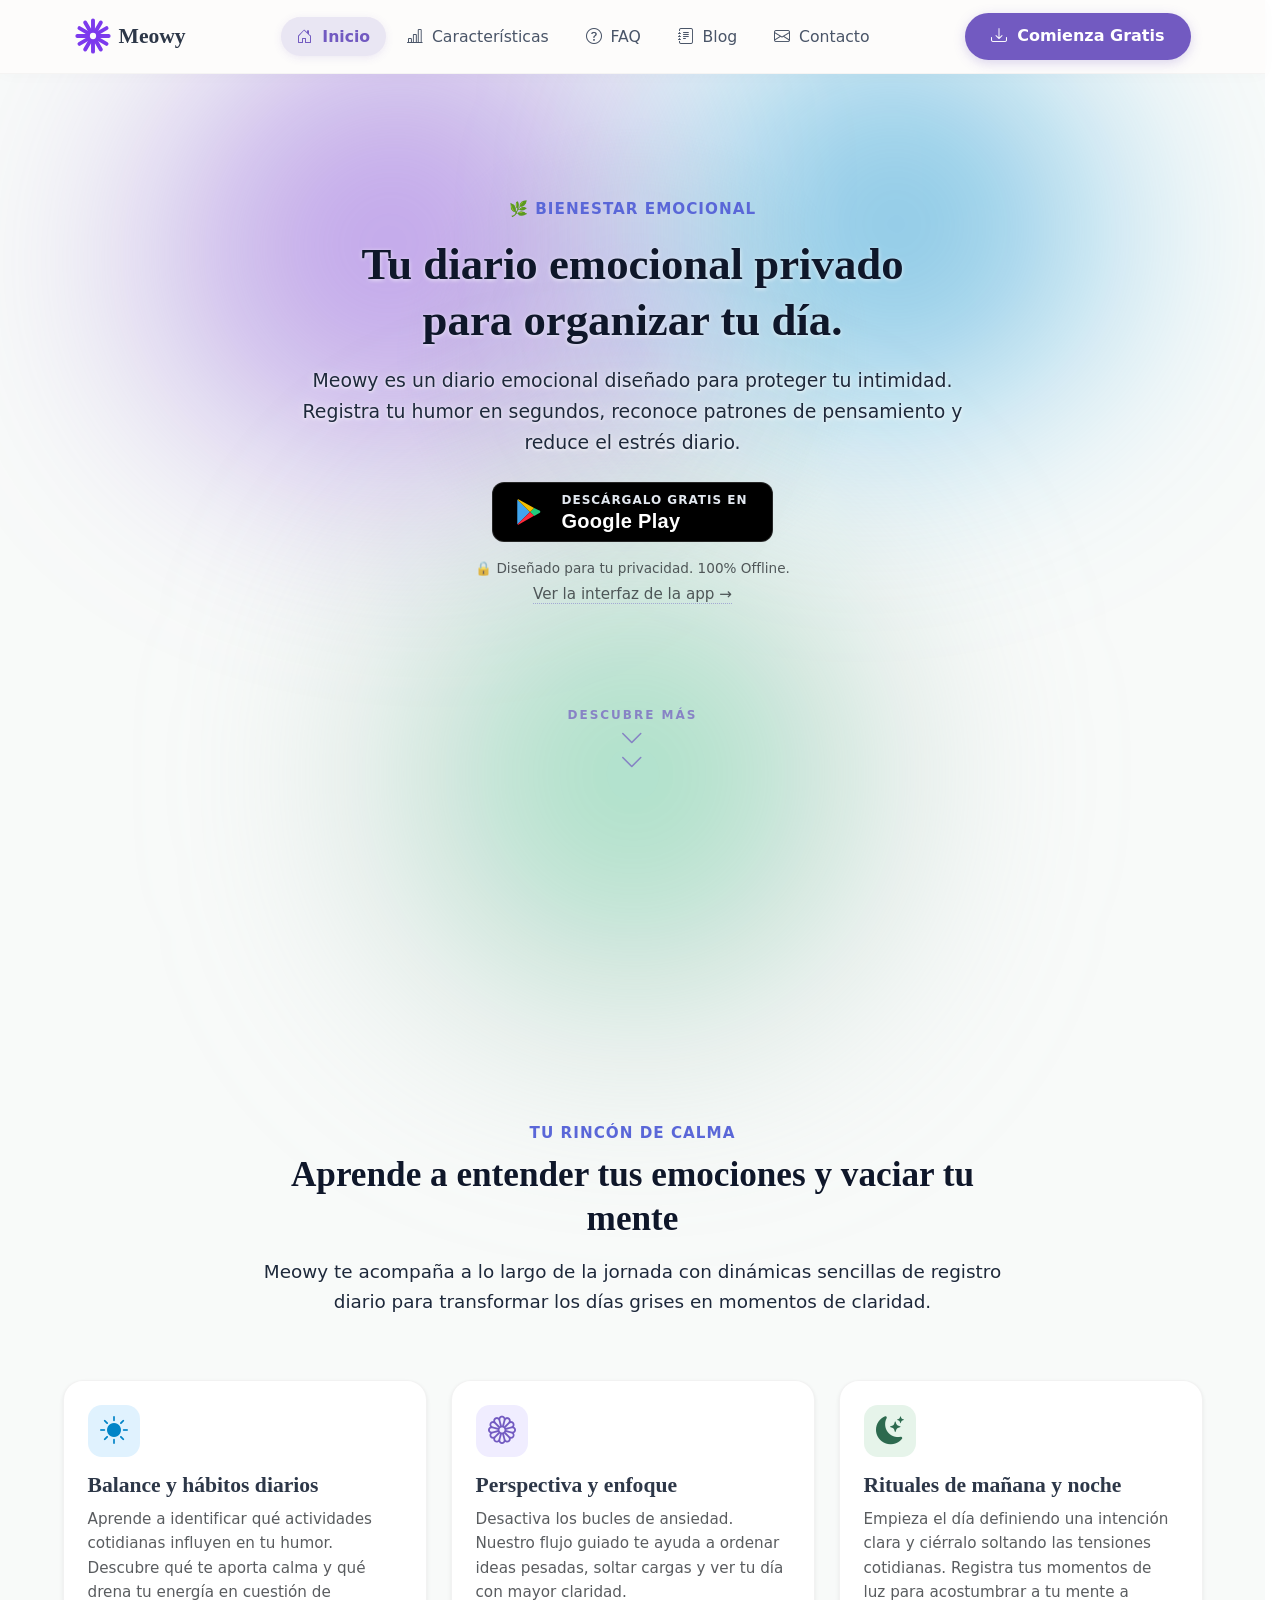
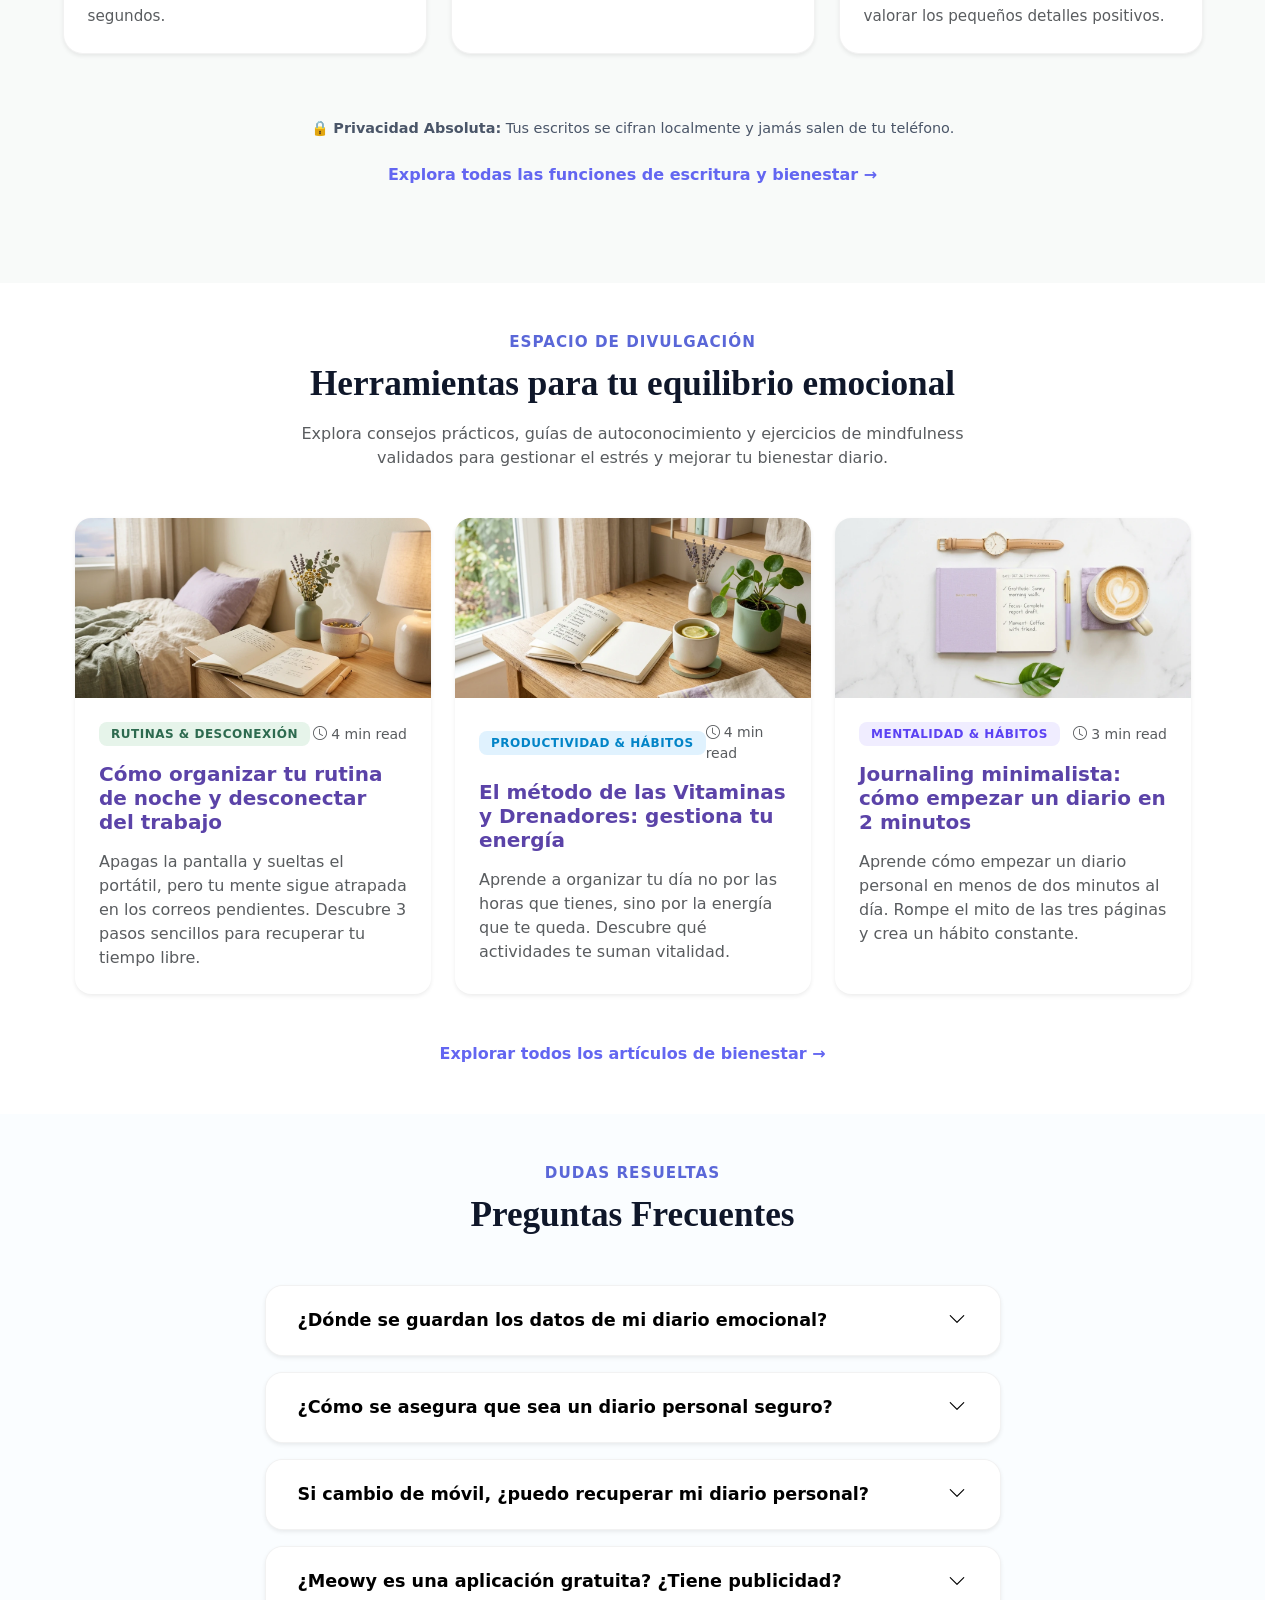
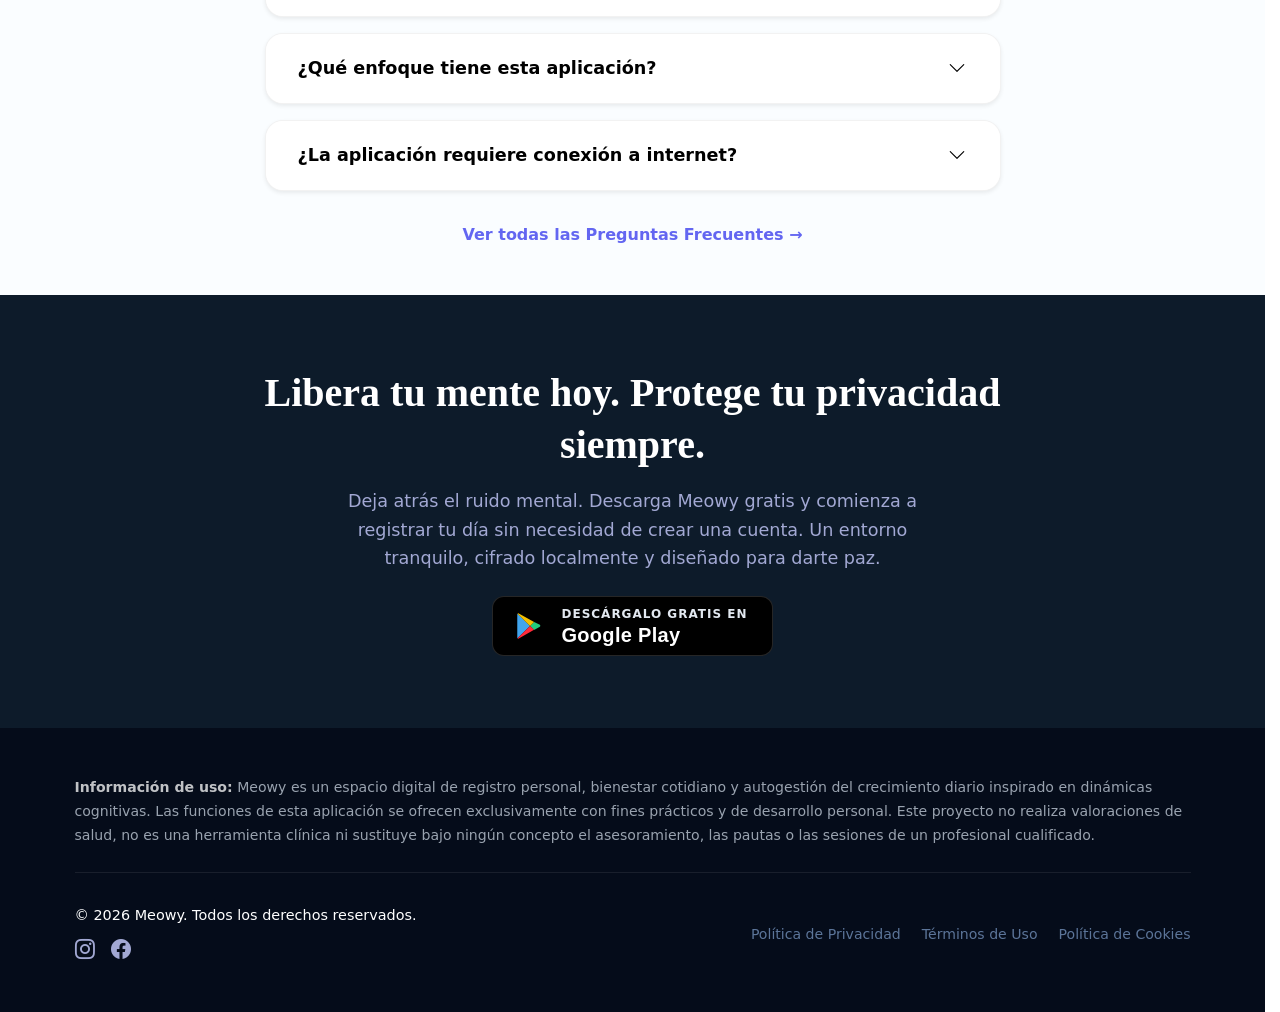
<file: index.html>
<!DOCTYPE html>
<html lang="es">

<head>
    <meta charset="UTF-8">
    <meta name="viewport" content="width=device-width, initial-scale=1.0">
    <title>Meowy - Diario Emocional Privado y Personal</title>
    <meta name="description" content="Meowy es un diario emocional privado diseñado para proteger tu intimidad. Registra tu humor, reconoce patrones de pensamiento y reduce el estrés con cifrado local por diseño.">
    <link rel="canonical" href="https://www.tudominio.com/" />

    <script type="application/ld+json">
    {
      "@context": "https://schema.org",
      "@type": "SoftwareApplication",
      "name": "Meowy",
      "operatingSystem": "Android",
      "applicationCategory": "HealthAndFitnessApplication",
      "offers": {
        "@type": "Offer",
        "price": "0",
        "priceCurrency": "EUR"
      }
    }
    </script>

    <link rel="icon" type="image/svg+xml" href="images/logo.svg">
    <meta property="og:type" content="website">
    <meta property="og:title" content="Meowy - Tu diario emocional privado">
    <meta property="og:description" content="Registra tu humor en segundos, reconoce patrones de pensamiento y reduce el estrés. 100% privado y cifrado localmente.">
    <meta property="og:image" content="images/home_meowy_ps.png">
    <meta name="twitter:card" content="summary_large_image">
    <meta name="twitter:title" content="Meowy - Tu diario emocional privado">
    <meta name="twitter:description" content="Registra tu humor en segundos, reconoce patrones de pensamiento y reduce el estrés. 100% privado y cifrado localmente.">
    <meta name="twitter:image" content="images/home_meowy_ps.png">

    <link href="https://cdn.jsdelivr.net/npm/bootstrap@5.3.8/dist/css/bootstrap.min.css" rel="stylesheet">
    <link rel="stylesheet" href="https://cdn.jsdelivr.net/npm/bootstrap-icons@1.13.1/font/bootstrap-icons.min.css">
    <link rel="stylesheet" href="styles.css">
</head>

<body>

<header class="meowy-header">
    <div class="header-container">
        <nav class="navbar navbar-expand-lg navbar-light bg-light">
            <div class="container">
                <a class="navbar-brand logo-link d-inline-flex align-items-center" href="index.html">
                  <img src="images/logo.svg" width="36" height="36" alt="Logo de Meowy" class="logo-icon me-2" loading="lazy">
                  <span>Meowy</span>
                </a>

                <button class="navbar-toggler" type="button" data-bs-toggle="collapse" data-bs-target="#navbarNav" aria-controls="navbarNav" aria-expanded="false" aria-label="Toggle navigation">
                  <span class="navbar-toggler-icon"></span>
                </button>

                <div class="collapse navbar-collapse" id="navbarNav">
                  <ul class="navbar-nav mx-auto mb-2 mb-lg-0">
                    <li class="nav-item">
                      <a class="nav-link active" aria-current="page" href="index.html"><i class="bi bi-house-door me-1"></i> Inicio</a>
                    </li>
                    <li class="nav-item">
                      <a class="nav-link" href="caracteristicas.html"><i class="bi bi-bar-chart-line me-1"></i> Características</a>
                    </li>
                    <li class="nav-item">
                      <a class="nav-link" href="faq.html"><i class="bi bi-question-circle me-1"></i> FAQ</a>
                    </li>
                    <li class="nav-item">
                      <a class="nav-link" href="blog.html"><i class="bi bi-journal-text me-1"></i> Blog</a>
                    </li>
                    <li class="nav-item">
                      <a class="nav-link" href="contacto.html"><i class="bi bi-envelope me-1"></i> Contacto</a>
                    </li>
                  </ul>

                  <div class="d-flex">
                      <a href="https://play.google.com/store" target="_blank" rel="noopener noreferrer" class="btn btn-cta">
                          <i class="bi bi-download me-1"></i> Comienza Gratis
                      </a>
                  </div>
                </div>
            </div>
        </nav>
    </div>
</header>

<main>
<section class="hero-ambient-container text-center position-relative">
  <div class="mindfulness-breathe-halo"></div>
  <div class="ambient-orb orb-purple"></div>
  <div class="ambient-orb orb-blue"></div>
  <div class="ambient-orb orb-sage"></div>

  <div class="container position-relative z-1 py-4">
    <div class="row justify-content-center">
      <div class="col-12 col-lg-10 col-xl-9 fade-in-up">
        <span class="section-kicker d-block mb-3">
          <span class="kicker-rotating-text">🌿 Bienestar Emocional</span>
        </span>

        <h1 class="main-page-title my-3">
          Tu diario emocional privado <br class="d-none d-md-inline"> para organizar tu día.
        </h1>

        <p class="main-page-text mx-auto mb-4" style="max-width: 680px;">
          Meowy es un diario emocional diseñado para proteger tu intimidad. Registra tu humor en segundos, reconoce patrones de pensamiento y reduce el estrés diario.
        </p>

        <div class="d-inline-block">
          <a href="https://play.google.com/store" target="_blank" rel="noopener noreferrer" class="btn btn-google-play d-inline-flex align-items-center justify-content-center px-4 py-2">
            <svg xmlns="http://www.w3.org/2000/svg" width="28" height="28" viewBox="0 0 512 512" class="me-3">
              <path fill="#41a5ee" d="M10 29.814A18.17 18.17 0 0 0 5 42.63v426.74a18.17 18.17 0 0 0 5 12.816L238.2 256Z"/>
              <path fill="#21cb7d" d="M312.6 181.6 238.2 256l74.4 74.4 97.2-55.228c21.8-12.388 21.8-32.556 0-44.944Z"/>
              <path fill="#ff2a39" d="M238.2 256 10 482.186a18.1 18.1 0 0 0 22.8 1.488l279.8-158.874Z"/>
              <path fill="#f3bf00" d="M238.2 256 312.6 181.6 32.8 28.326a18.1 18.1 0 0 0-22.8 1.488Z"/>
            </svg>
            <div class="text-start text-white">
              <span class="d-block text-uppercase small fw-semibold" style="font-size: 0.75rem; letter-spacing: 1px; color: #e2e8f0;">Descárgalo gratis en</span>
              <span class="d-block h5 mb-0 fw-bold" style="font-family: -apple-system, BlinkMacSystemFont, 'Segoe UI', Roboto, sans-serif; letter-spacing: 0.3px;">Google Play</span>
            </div>
          </a>
        </div>

        <div class="mt-3">
          <p class="small text-muted mb-1" style="font-size: 0.85rem;">🔒 Diseñado para tu privacidad. 100% Offline.</p>
          <a href="caracteristicas.html" class="text-muted text-decoration-none" style="font-size: 0.95rem; border-bottom: 1px dotted #a2a8d3;">
            Ver la interfaz de la app →
          </a>
        </div>

        <div class="mt-5 pt-5 pb-4">
          <a href="#descubre-mas" class="text-decoration-none scroll-indicator-link" aria-label="Desplazar hacia abajo">
            <span class="d-block scroll-indicator-text">Descubre más</span>
            <div class="arrows-container">
              <i class="bi bi-chevron-down arrow-1"></i>
              <i class="bi bi-chevron-down arrow-2"></i>
            </div>
          </a>
        </div>
      </div>
    </div>
  </div>

  <div id="descubre-mas" class="container features-section position-relative z-1 text-center pb-3">
    <div class="row justify-content-center mb-5">
      <div class="col-md-9 col-lg-8">
        <span class="section-kicker d-block mb-2">Tu rincón de calma</span>
        <h2 class="main-page-title mb-3" style="font-size: 2.2rem !important;">Aprende a entender tus emociones y vaciar tu mente</h2>
        <p class="features-intro-text text-muted">Meowy te acompaña a lo largo de la jornada con dinámicas sencillas de registro diario para transformar los días grises en momentos de claridad.</p>
      </div>
    </div>

    <div class="row row-cols-1 row-cols-md-3 g-4 justify-content-center align-items-stretch">
      <div class="col-12 col-md-4">
        <div class="card h-100 feature-card shadow-sm p-4 text-start bg-white">
          <div class="feature-icon-wrapper icon-blue mb-3">
            <i class="bi bi-sun-fill fs-3" style="color: #0284c7;"></i>
          </div>
          <h3 class="card-title-custom h5 fw-bold mb-2">Balance y hábitos diarios</h3>
          <p class="card-text-custom mb-0">
            Aprende a identificar qué actividades cotidianas influyen en tu humor. Descubre qué te aporta calma y qué drena tu energía en cuestión de segundos.
          </p>
        </div>
      </div>

      <div class="col-12 col-md-4">
        <div class="card h-100 feature-card shadow-sm p-4 text-start bg-white">
          <div class="feature-icon-wrapper icon-purple mb-3">
            <i class="bi bi-flower1 fs-3" style="color: #725ac1;"></i>
          </div>
          <h3 class="card-title-custom h5 fw-bold mb-2">Perspectiva y enfoque</h3>
          <p class="card-text-custom mb-0">
            Desactiva los bucles de ansiedad. Nuestro flujo guiado te ayuda a ordenar ideas pesadas, soltar cargas y ver tu día con mayor claridad.
          </p>
        </div>
      </div>

      <div class="col-12 col-md-4">
        <div class="card h-100 feature-card shadow-sm p-4 text-start bg-white">
          <div class="feature-icon-wrapper icon-green mb-3">
            <i class="bi bi-moon-stars-fill fs-3" style="color: #2d6a4f;"></i>
          </div>
          <h3 class="card-title-custom h5 fw-bold mb-2">Rituales de mañana y noche</h3>
          <p class="card-text-custom mb-0">
            Empieza el día definiendo una intención clara y ciérralo soltando las tensiones cotidianas. Registra tus momentos de luz para acostumbrar a tu mente a valorar los pequeños detalles positivos.
          </p>
        </div>
      </div>
    </div>

    <div class="row justify-content-center mt-5 pt-3">
      <div class="col-10">
        <p class="privacy-notice mb-4">
          🔒 <strong>Privacidad Absoluta:</strong> Tus escritos se cifran localmente y jamás salen de tu teléfono.
        </p>
        <a href="caracteristicas.html" class="explore-link text-decoration-none">
          Explora todas las funciones de escritura y bienestar →
        </a>
      </div>
    </div>
  </div>
</section>

<section id="espacio-divulgacion" class="py-5 bg-white">
  <div class="container text-center max-w-custom">
    <span class="section-kicker d-block mb-2">Espacio de Divulgación</span>
    <h2 class="main-page-title mb-3" style="font-size: 2.2rem !important;">Herramientas para tu equilibrio emocional</h2>
    <p class="text-muted mx-auto mb-5 section-subheading">
      Explora consejos prácticos, guías de autoconocimiento y ejercicios de mindfulness validados para gestionar el estrés y mejorar tu bienestar diario.
    </p>

    <div class="row g-4 text-start">
      <div class="col-12 col-md-4">
        <div class="card h-100 border-0 shadow-sm custom-card reveal-on-scroll text-start">
          <a href="articulo-rutina-de-noche.html" class="d-block overflow-hidden" style="height: 180px;">
            <img src="images/rutina_noche.webp" alt="Cómo organizar tu rutina de noche" class="w-100 h-100 object-fit-cover" loading="lazy">
          </a>
          <div class="card-body p-4 d-flex flex-column">
            <div class="d-flex justify-content-between align-items-center mb-3">
              <span class="badge badge-journaling">RUTINAS & DESCONEXIÓN</span>
              <small class="text-muted"><i class="bi bi-clock me-1"></i>4 min read</small>
            </div>
            <h3 class="card-title h5 fw-bold text-primary-custom mb-3">
              <a href="articulo-rutina-de-noche.html" class="text-decoration-none text-primary-custom">
                Cómo organizar tu rutina de noche y desconectar del trabajo
              </a>
            </h3>
            <p class="card-text text-muted flex-grow-1">Apagas la pantalla y sueltas el portátil, pero tu mente sigue atrapada en los correos pendientes. Descubre 3 pasos sencillos para recuperar tu tiempo libre.</p>
          </div>
        </div>
      </div>

      <div class="col-12 col-md-4">
        <div class="card h-100 border-0 shadow-sm custom-card reveal-on-scroll text-start">
          <a href="articulo-vitaminas-y-drenadores.html" class="d-block overflow-hidden" style="height: 180px;">
            <img src="images/vitaminas_drenadores.webp" alt="El método de las Vitaminas y Drenadores" class="w-100 h-100 object-fit-cover" loading="lazy">
          </a>
          <div class="card-body p-4 d-flex flex-column">
            <div class="d-flex justify-content-between align-items-center mb-3">
              <span class="badge badge-habitos">PRODUCTIVIDAD & HÁBITOS</span>
              <small class="text-muted"><i class="bi bi-clock me-1"></i>4 min read</small>
            </div>
            <h3 class="card-title h5 fw-bold text-primary-custom mb-3">
              <a href="articulo-vitaminas-y-drenadores.html" class="text-decoration-none text-primary-custom">
                El método de las Vitaminas y Drenadores: gestiona tu energía
              </a>
            </h3>
            <p class="card-text text-muted flex-grow-1">Aprende a organizar tu día no por las horas que tienes, sino por la energía que te queda. Descubre qué actividades te suman vitalidad.</p>
          </div>
        </div>
      </div>

      <div class="col-12 col-md-4">
        <div class="card h-100 border-0 shadow-sm custom-card reveal-on-scroll text-start">
          <a href="articulo-journaling-minimalista.html" class="d-block overflow-hidden" style="height: 180px;">
            <img src="images/journaling_minimalista.webp" alt="Journaling minimalista: cómo empezar un diario en 2 minutos" class="w-100 h-100 object-fit-cover" loading="lazy">
          </a>
          <div class="card-body p-4 d-flex flex-column">
            <div class="d-flex justify-content-between align-items-center mb-3">
              <span class="badge badge-mentalidad">MENTALIDAD & HÁBITOS</span>
              <small class="text-muted"><i class="bi bi-clock me-1"></i>3 min read</small>
            </div>
            <h3 class="card-title h5 fw-bold text-primary-custom mb-3">
              <a href="articulo-journaling-minimalista.html" class="text-decoration-none text-primary-custom">
                Journaling minimalista: cómo empezar un diario en 2 minutos
              </a>
            </h3>
            <p class="card-text text-muted flex-grow-1">Aprende cómo empezar un diario personal en menos de dos minutos al día. Rompe el mito de las tres páginas y crea un hábito constante.</p>
          </div>
        </div>
      </div>
    </div>

    <div class="mt-5">
      <a href="blog.html" class="explore-link text-decoration-none fw-semibold">Explorar todos los artículos de bienestar →</a>
    </div>
  </div>
</section>

<section class="faq-section py-5" style="background-color: #fafdff;">
  <div class="container">
    <div class="faq-header text-center mb-5">
      <span class="section-kicker d-block mb-2">Dudas Resueltas</span>
      <h2 class="main-page-title mb-3" style="font-size: 2.2rem !important;">Preguntas Frecuentes</h2>
    </div>

    <div class="row justify-content-center">
      <div class="col-12 col-md-10 col-lg-8">
        <div class="accordion faq-custom-accordion" id="faqMeowyAccordion">
          <div class="accordion-item border bg-white shadow-sm mb-3">
            <h3 class="accordion-header" id="headingOne">
              <button class="accordion-button collapsed fw-bold" type="button" data-bs-toggle="collapse" data-bs-target="#collapseOne" aria-expanded="false" aria-controls="collapseOne">
                ¿Dónde se guardan los datos de mi diario emocional?
              </button>
            </h3>
            <div id="collapseOne" class="accordion-collapse collapse" aria-labelledby="headingOne" data-bs-parent="#faqMeowyAccordion">
              <div class="accordion-body faq-answer border-top-0">
                <p class="mb-0">Meowy funciona bajo una arquitectura de almacenamiento local. Esto significa que el 100% de tus escritos, tu registro de ánimo y tus etiquetas se guardan de forma exclusiva en la memoria interna de tu teléfono Android. No utilizamos servidores externos ni bases de datos centralizadas, asegurando que nadie más pueda acceder a tu privacidad.</p>
              </div>
            </div>
          </div>

          <div class="accordion-item border bg-white shadow-sm mb-3">
            <h3 class="accordion-header" id="headingTwo">
              <button class="accordion-button collapsed fw-bold" type="button" data-bs-toggle="collapse" data-bs-target="#collapseTwo" aria-expanded="false" aria-controls="collapseTwo">
                ¿Cómo se asegura que sea un diario personal seguro?
              </button>
            </h3>
            <div id="collapseTwo" class="accordion-collapse collapse" aria-labelledby="headingTwo" data-bs-parent="#faqMeowyAccordion">
              <div class="accordion-body faq-answer border-top-0">
                <p class="mb-0">Implementamos soluciones de seguridad nativas del sistema. Por un lado, la base de datos local cuenta con cifrado avanzado integrado en el propio almacenamiento del teléfono. Por otro lado, puedes activar el bloqueo en los ajustes para requerir tu huella digital o un PIN de 4 dígitos antes de abrir la aplicación.</p>
              </div>
            </div>
          </div>

          <div class="accordion-item border bg-white shadow-sm mb-3">
            <h3 class="accordion-header" id="headingThree">
              <button class="accordion-button collapsed fw-bold" type="button" data-bs-toggle="collapse" data-bs-target="#collapseThree" aria-expanded="false" aria-controls="collapseThree">
                Si cambio de móvil, ¿puedo recuperar mi diario personal?
              </button>
            </h3>
            <div id="collapseThree" class="accordion-collapse collapse" aria-labelledby="headingThree" data-bs-parent="#faqMeowyAccordion">
              <div class="accordion-body faq-answer border-top-0">
                <p>Sí, tu historial te pertenece. Meowy te permite exportar una copia de seguridad manual en un archivo cifrado que puedes guardar donde prefieras. Para restaurarlo en tu nuevo teléfono, solo tendrás que importar ese archivo e introducir tu código PIN.</p>
                <p class="mb-0"><strong>💡 Un consejo importante:</strong> Como tus datos se guardan exclusivamente en tu dispositivo por privacidad, te recomendamos generar copias de seguridad periódicas y guardarlas en un lugar seguro.</p>
              </div>
            </div>
          </div>

          <div class="accordion-item border bg-white shadow-sm mb-3">
            <h3 class="accordion-header" id="headingFour">
              <button class="accordion-button collapsed fw-bold" type="button" data-bs-toggle="collapse" data-bs-target="#collapseFour" aria-expanded="false" aria-controls="collapseFour">
                ¿Meowy es una aplicación gratuita? ¿Tiene publicidad?
              </button>
            </h3>
            <div id="collapseFour" class="accordion-collapse collapse" aria-labelledby="headingFour" data-bs-parent="#faqMeowyAccordion">
              <div class="accordion-body faq-answer border-top-0">
                <p class="mb-0">Puedes descargar Meowy de forma gratuita y utilizar las funciones principales de escritura sin coste. En el futuro, introduciremos opciones avanzadas respetuosas, pero esto jamás interferirá con la redacción de tus notas ni comprometerá la privacidad local de tu diario.</p>
              </div>
            </div>
          </div>

          <div class="accordion-item border bg-white shadow-sm mb-3">
            <h3 class="accordion-header" id="headingFive">
              <button class="accordion-button collapsed fw-bold" type="button" data-bs-toggle="collapse" data-bs-target="#collapseFive" aria-expanded="false" aria-controls="collapseFive">
                ¿Qué enfoque tiene esta aplicación?
              </button>
            </h3>
            <div id="collapseFive" class="accordion-collapse collapse" aria-labelledby="headingFive" data-bs-parent="#faqMeowyAccordion">
              <div class="accordion-body faq-answer border-top-0">
                <p>Meowy es exclusivamente un espacio digital de registro personal, autoconocimiento y crecimiento diario. Su función es ofrecerte un entorno privado para reflejar tus rutinas, anotar momentos del día y visualizar tus estadísticas de progreso.</p>
                <p class="mb-0">Este proyecto no realiza valoraciones de salud, no es un tratamiento y en ningún caso sustituye el asesoramiento de un profesional cualificado.</p>
              </div>
            </div>
          </div>

          <div class="accordion-item border bg-white shadow-sm mb-3">
            <h3 class="accordion-header" id="headingSix">
              <button class="accordion-button collapsed fw-bold" type="button" data-bs-toggle="collapse" data-bs-target="#collapseSix" aria-expanded="false" aria-controls="collapseSix">
                ¿La aplicación requiere conexión a internet?
              </button>
            </h3>
            <div id="collapseSix" class="accordion-collapse collapse" aria-labelledby="headingSix" data-bs-parent="#faqMeowyAccordion">
              <div class="accordion-body faq-answer border-top-0">
                <p class="mb-0">Para tu día a día, no. Puedes registrar tus hábitos, escribir tus notas y revisar tus estadísticas de forma totalmente local sin necesidad de cobertura o Wi-Fi.</p>
              </div>
            </div>
          </div>
        </div>

        <div class="text-center mt-4 pt-2">
          <a href="faq.html" class="explore-link text-decoration-none fw-semibold">
            Ver todas las Preguntas Frecuentes →
          </a>
        </div>
      </div>
    </div>
  </div>
</section>

<section class="cta-final-section py-5 text-center text-white" style="background-color: #0d1b2a;">
  <div class="container py-4">
    <div class="row justify-content-center">
      <div class="col-12 col-md-10 col-lg-8">

        <h2 class="cta-title display-6 fw-bold mb-3" style="font-family: 'Playfair Display', Georgia, serif; line-height: 1.3;">
          Libera tu mente hoy. Protege tu privacidad siempre.
        </h2>

        <p class="cta-description mx-auto mb-4" style="max-width: 600px; color: #a2a8d3; font-size: 1.1rem; line-height: 1.6;">
          Deja atrás el ruido mental. Descarga Meowy gratis y comienza a registrar tu día sin necesidad de crear una cuenta. Un entorno tranquilo, cifrado localmente y diseñado para darte paz.
        </p>

        <div class="d-inline-block">
          <a href="https://play.google.com/store" target="_blank" rel="noopener noreferrer" class="btn btn-google-play d-inline-flex align-items-center justify-content-center px-4 py-2">
            <svg xmlns="http://www.w3.org/2000/svg" width="28" height="28" viewBox="0 0 512 512" class="me-3">
              <path fill="#41a5ee" d="M10 29.814A18.17 18.17 0 0 0 5 42.63v426.74a18.17 18.17 0 0 0 5 12.816L238.2 256Z"/>
              <path fill="#21cb7d" d="M312.6 181.6 238.2 256l74.4 74.4 97.2-55.228c21.8-12.388 21.8-32.556 0-44.944Z"/>
              <path fill="#ff2a39" d="M238.2 256 10 482.186a18.1 18.1 0 0 0 22.8 1.488l279.8-158.874Z"/>
              <path fill="#f3bf00" d="M238.2 256 312.6 181.6 32.8 28.326a18.1 18.1 0 0 0-22.8 1.488Z"/>
            </svg>
            <div class="text-start text-white">
              <span class="d-block text-uppercase small fw-semibold" style="font-size: 0.75rem; letter-spacing: 1px; color: #e2e8f0;">Descárgalo gratis en</span>
              <span class="d-block h5 mb-0 fw-bold" style="font-family: -apple-system, BlinkMacSystemFont, 'Segoe UI', Roboto, sans-serif; letter-spacing: 0.3px;">Google Play</span>
            </div>
          </a>
        </div>
      </div> 
    </div> 
  </div> 
</section>
</main>

<footer class="meowy-footer py-5" style="background-color: #050c1a; color: #a2a8d3;">
  <div class="container">
    <div class="row mb-4">
      <div class="col-12">
        <div class="footer-disclaimer">
          <p class="mb-0 text-start opacity-75" style="line-height: 1.7; font-size: 0.88rem; color: #cbd5e1; text-align: justify;">
            <strong class="text-white">Información de uso:</strong> Meowy es un espacio digital de registro personal, bienestar cotidiano y autogestión del crecimiento diario inspirado en dinámicas cognitivas. Las funciones de esta aplicación se ofrecen exclusivamente con fines prácticos y de desarrollo personal. Este proyecto no realiza valoraciones de salud, no es una herramienta clínica ni sustituye bajo ningún concepto el asesoramiento, las pautas o las sesiones de un profesional cualificado.
          </p>
        </div>
      </div>
    </div>

    <hr class="my-4" style="border-top: 1px solid rgba(255, 255, 255, 0.08); opacity: 1;">

    <div class="row align-items-center pt-2">
      <div class="col-12 col-md-6 text-center text-md-start mb-3 mb-md-0">
        <p class="copyright-text small mb-2 text-white" style="font-size: 0.9rem;">
          © 2026 Meowy. Todos los derechos reservados.
        </p>
        <div class="d-flex align-items-center justify-content-center justify-content-md-start gap-3 mt-1">
          <a href="https://www.instagram.com/my_meowy_app/" target="_blank" rel="noopener noreferrer" class="social-footer-link" aria-label="Instagram">
            <i class="bi bi-instagram fs-5"></i>
          </a>
          <a href="https://www.facebook.com/profile.php?id=61559661555806" target="_blank" rel="noopener noreferrer" class="social-footer-link" aria-label="Facebook">
            <i class="bi bi-facebook fs-5"></i>
          </a>
        </div>
      </div>

      <div class="col-12 col-md-6 text-center text-md-end">
        <nav class="footer-nav" aria-label="Enlaces legales">
          <ul class="list-inline mb-0 footer-links">
            <li class="list-inline-item me-3">
              <a href="privacidad.html" class="text-decoration-none transition-link">Política de Privacidad</a>
            </li>
            <li class="list-inline-item me-3">
              <a href="terminos.html" class="text-decoration-none transition-link">Términos de Uso</a>
            </li>
            <li class="list-inline-item">
              <a href="cookies.html" class="text-decoration-none transition-link">Política de Cookies</a>
            </li>
          </ul>
        </nav>
      </div>
    </div> 
  </div>
</footer>

<script src="https://cdn.jsdelivr.net/npm/bootstrap@5.3.8/dist/js/bootstrap.bundle.min.js"></script>

<script>
  document.addEventListener("DOMContentLoaded", () => {
    const observer = new IntersectionObserver((entries) => {
      entries.forEach(entry => {
        if (entry.isIntersecting) {
          entry.target.classList.add("is-visible");
          observer.unobserve(entry.target);
        }
      });
    }, { threshold: 0.1 });

    document.querySelectorAll(".reveal-on-scroll").forEach(el => observer.observe(el));

    const kickerTerms = [
      "🌿 Bienestar Emocional",
      "⚡ Gestión del Estrés",
      "📖 Diario Personal"
    ];
    let kickerIndex = 0;
    const kickerEl = document.querySelector(".kicker-rotating-text");

    if (kickerEl) {
      setInterval(() => {
        kickerEl.classList.add("fade-out");
        setTimeout(() => {
          kickerIndex = (kickerIndex + 1) % kickerTerms.length;
          kickerEl.textContent = kickerTerms[kickerIndex];
          kickerEl.classList.remove("fade-out");
          kickerEl.classList.add("fade-in");
          setTimeout(() => {
            kickerEl.classList.remove("fade-in");
          }, 50);
        }, 400);
      }, 4500);
    }
  });
</script>

<button id="scrollToTopBtn" class="scroll-to-top" aria-label="Volver arriba">
  <i class="bi bi-arrow-up-short"></i>
</button>

<script>
  document.addEventListener("DOMContentLoaded", function() {
    const scrollBtn = document.getElementById("scrollToTopBtn");
    window.addEventListener("scroll", function() {
      if (window.scrollY > 400) {
        scrollBtn.classList.add("show");
      } else {
        scrollBtn.classList.remove("show");
      }
    });
    scrollBtn.addEventListener("click", function() {
      window.scrollTo({ top: 0, behavior: "smooth" });
    });

    document.querySelectorAll('.scroll-indicator-link').forEach(link => {
      link.addEventListener('click', function(e) {
        e.preventDefault();
        const targetId = this.getAttribute('href');
        const targetElement = document.querySelector(targetId);

        if (targetElement) {
          let offsetExtra = 0;
          if (targetId === '#descubre-mas') {
            offsetExtra = 180;
          } else {
            offsetExtra = -80;
          }

          const elementPosition = targetElement.getBoundingClientRect().top + window.scrollY;

          window.scrollTo({
            top: elementPosition + offsetExtra,
            behavior: 'smooth'
          });
        }
      });
    });
  });
</script>
</body>
</html>
</file>
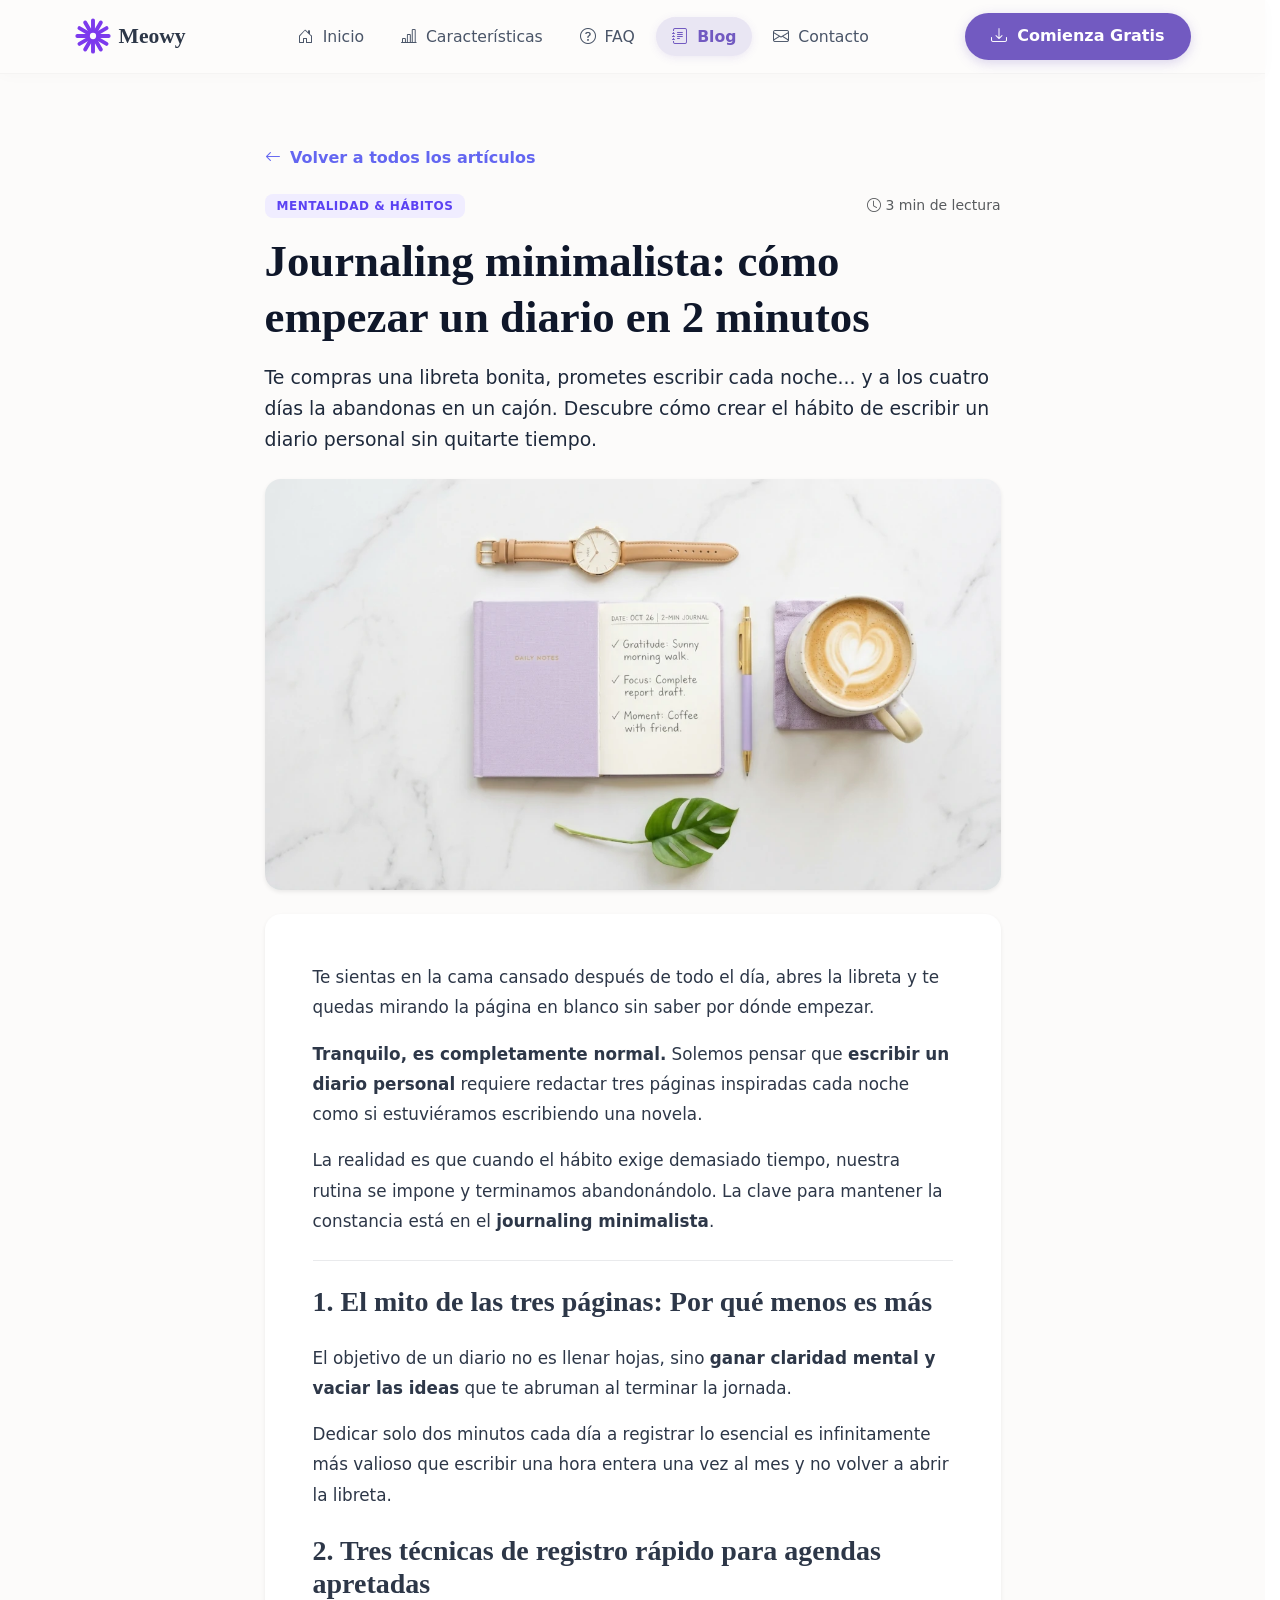
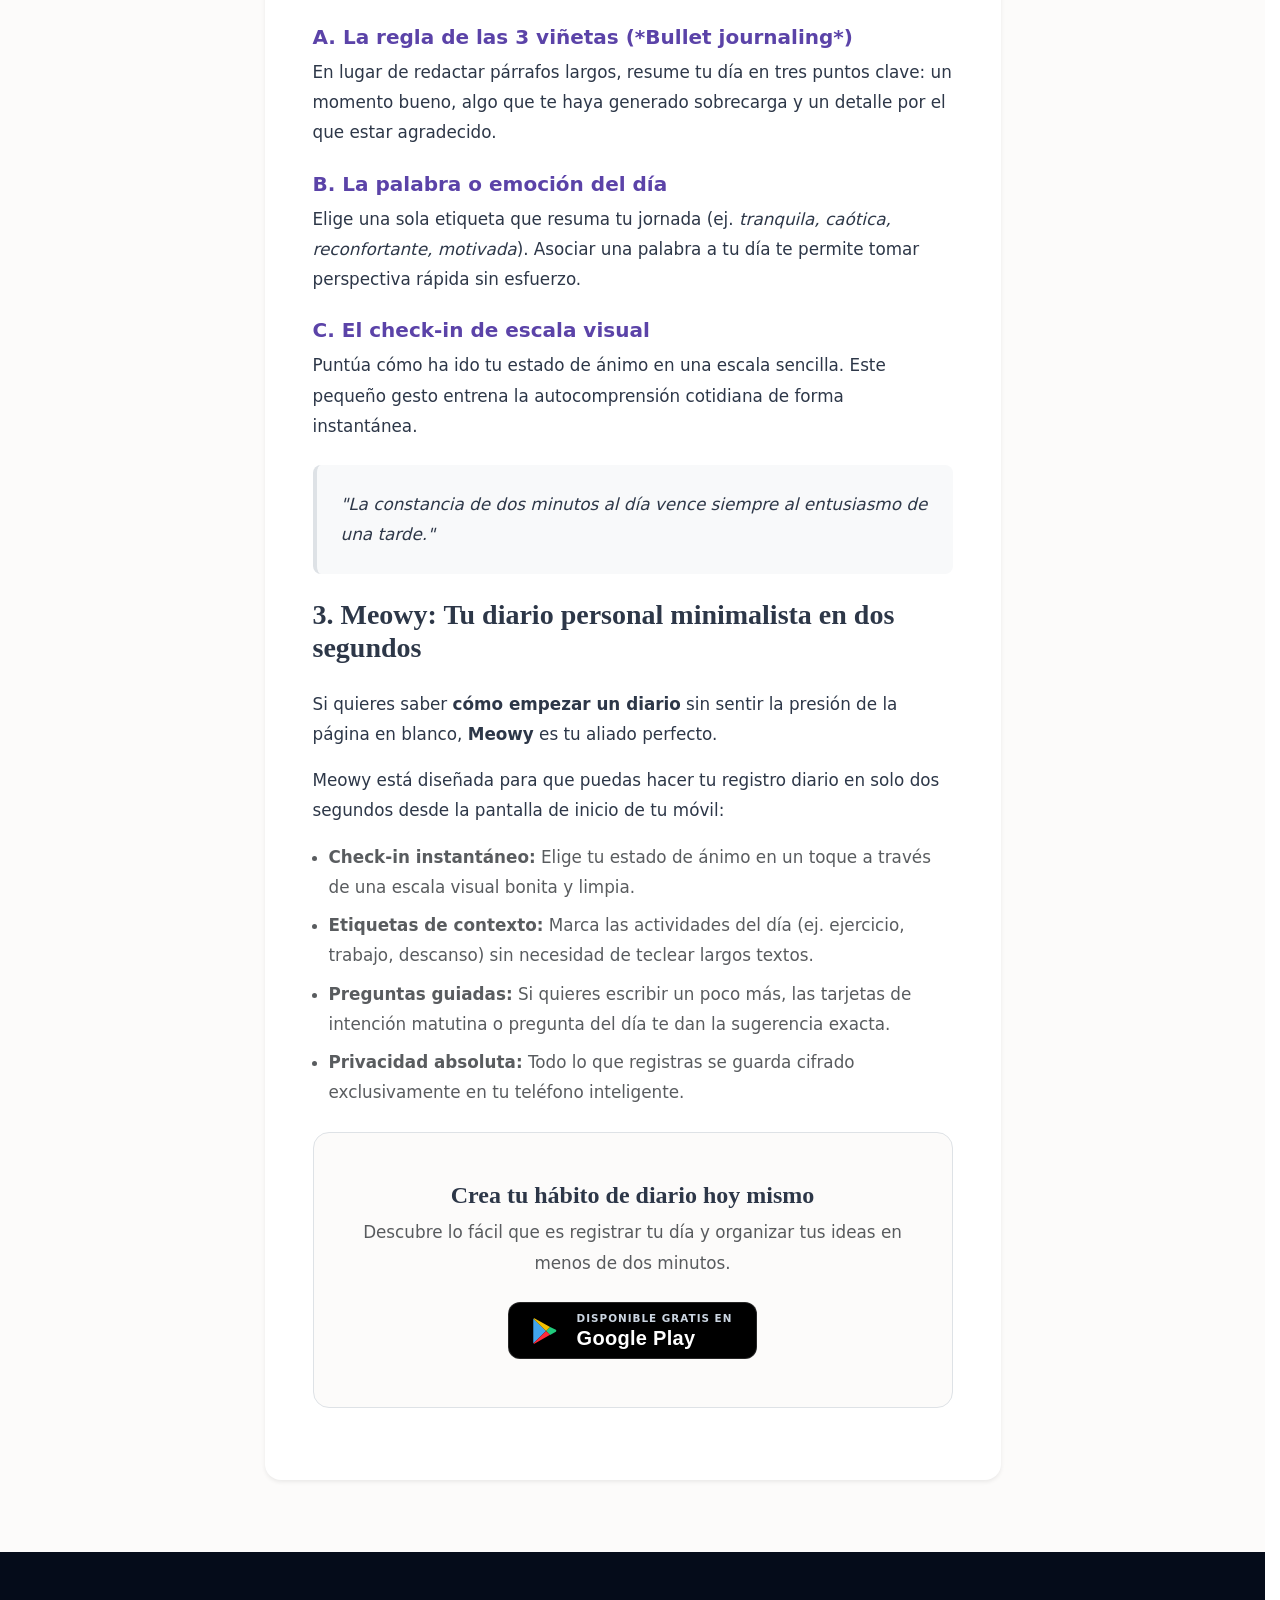
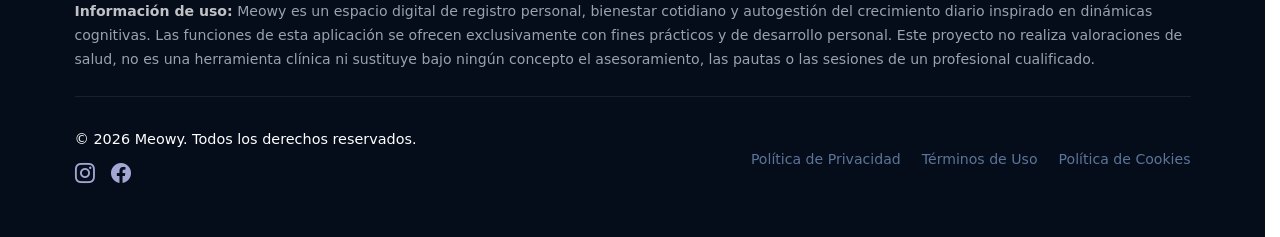
<file: articulo-journaling-minimalista.html>
<!DOCTYPE html>
<html lang="es">

<head>
    <meta charset="UTF-8">
    <meta name="viewport" content="width=device-width, initial-scale=1.0">
    <title>Journaling minimalista: cómo empezar un diario en 2 minutos | Meowy</title>
    <meta name="description" content="Aprende cómo empezar un diario personal minimalista en menos de dos minutos al día. Organiza tus ideas y crea un hábito constante con Meowy.">

    <link rel="icon" type="image/svg+xml" href="images/logo.svg">

    <meta property="og:type" content="article">
    <meta property="og:title" content="Journaling minimalista: cómo empezar un diario en 2 minutos">
    <meta property="og:description" content="Rompe el mito de las tres páginas cada noche. Aprende técnicas de registro rápido para escribir tu diario personal sin quitarte tiempo.">
    <meta property="og:image" content="images/journaling_minimalista.webp">

    <meta name="twitter:card" content="summary_large_image">
    <meta name="twitter:title" content="Journaling minimalista: cómo empezar un diario en 2 minutos">
    <meta name="twitter:description" content="Rompe el mito de las tres páginas cada noche. Aprende técnicas de registro rápido para escribir tu diario personal sin quitarte tiempo.">
    <meta name="twitter:image" content="images/journaling_minimalista.webp">

    <link href="https://cdn.jsdelivr.net/npm/bootstrap@5.3.8/dist/css/bootstrap.min.css" rel="stylesheet">
    <link rel="stylesheet" href="https://cdn.jsdelivr.net/npm/bootstrap-icons@1.13.1/font/bootstrap-icons.min.css">
    <link rel="stylesheet" href="styles.css">
</head>

<body>

<header class="meowy-header">
    <div class="header-container">
        <nav class="navbar navbar-expand-lg navbar-light bg-light">
            <div class="container">
                <a class="navbar-brand logo-link d-inline-flex align-items-center" href="index.html">
                    <img src="images/logo.svg" width="36" height="36" alt="Logo de Meowy" class="logo-icon me-2" loading="lazy">
                    <span>Meowy</span>
                </a>

                <button class="navbar-toggler" type="button" data-bs-toggle="collapse" data-bs-target="#navbarNav" aria-controls="navbarNav" aria-expanded="false" aria-label="Toggle navigation">
                    <span class="navbar-toggler-icon"></span>
                </button>

                <div class="collapse navbar-collapse" id="navbarNav">
                    <ul class="navbar-nav mx-auto mb-2 mb-lg-0">
                        <li class="nav-item">
                            <a class="nav-link" href="index.html"><i class="bi bi-house-door me-1"></i> Inicio</a>
                        </li>
                        <li class="nav-item">
                            <a class="nav-link" href="caracteristicas.html"><i class="bi bi-bar-chart-line me-1"></i> Características</a>
                        </li>
                        <li class="nav-item">
                            <a class="nav-link" href="faq.html"><i class="bi bi-question-circle me-1"></i> FAQ</a>
                        </li>
                        <li class="nav-item">
                            <a class="nav-link active" aria-current="page" href="blog.html"><i class="bi bi-journal-text me-1"></i> Blog</a>
                        </li>
                        <li class="nav-item">
                            <a class="nav-link" href="contacto.html"><i class="bi bi-envelope me-1"></i> Contacto</a>
                        </li>
                    </ul>

                    <div class="d-flex">
                        <a href="https://play.google.com/store" target="_blank" rel="noopener noreferrer" class="btn btn-cta">
                            <i class="bi bi-download me-1"></i> Comienza Gratis
                        </a>
                    </div>
                </div>
            </div>
        </nav>
    </div>
</header>

<main class="py-5 bg-light-zen">
    <article class="container py-4">
        <div class="row justify-content-center">
            <div class="col-lg-9 col-xl-8">

                <div class="mb-4">
                    <a href="blog.html" class="explore-link text-decoration-none fw-semibold">
                        <i class="bi bi-arrow-left me-1"></i> Volver a todos los artículos
                    </a>
                </div>

                <div class="mb-4">
                    <div class="d-flex justify-content-between align-items-center mb-3">
                        <span class="badge badge-mentalidad px-3 py-2 fs-7 fw-bold">MENTALIDAD & HÁBITOS</span>
                        <span class="text-muted small"><i class="bi bi-clock me-1"></i>3 min de lectura</span>
                    </div>

                    <h1 class="main-page-title mb-3">Journaling minimalista: cómo empezar un diario en 2 minutos</h1>
                    <p class="main-page-text text-muted fs-5">
                        Te compras una libreta bonita, prometes escribir cada noche... y a los cuatro días la abandonas en un cajón. Descubre cómo crear el hábito de escribir un diario personal sin quitarte tiempo.
                    </p>
                </div>

                <div class="mb-4 text-center">
                    <img src="images/journaling_minimalista.webp" width="1200" height="675" alt="Journaling minimalista: cómo empezar un diario en 2 minutos" class="img-fluid rounded-4 shadow-sm" loading="lazy">
                </div>

                <div class="bg-white rounded-4 shadow-sm p-4 p-md-5 text-dark-zen" style="line-height: 1.8; font-size: 1.05rem;">

                    <p class="mb-3">
                        Te sientas en la cama cansado después de todo el día, abres la libreta y te quedas mirando la página en blanco sin saber por dónde empezar.
                    </p>
                    <p class="mb-3">
                        <strong>Tranquilo, es completamente normal.</strong> Solemos pensar que <strong>escribir un diario personal</strong> requiere redactar tres páginas inspiradas cada noche como si estuviéramos escribiendo una novela.
                    </p>
                    <p class="mb-4">
                        La realidad es que cuando el hábito exige demasiado tiempo, nuestra rutina se impone y terminamos abandonándolo. La clave para mantener la constancia está en el <strong>journaling minimalista</strong>.
                    </p>

                    <hr class="my-4" style="opacity: 0.1;">

                    <h2 class="h3 fw-bold text-dark-zen my-4" style="font-family: 'Playfair Display', Georgia, serif;">
                        1. El mito de las tres páginas: Por qué menos es más
                    </h2>
                    <p class="mb-3">
                        El objetivo de un diario no es llenar hojas, sino <strong>ganar claridad mental y vaciar las ideas</strong> que te abruman al terminar la jornada.
                    </p>
                    <p class="mb-4">
                        Dedicar solo dos minutos cada día a registrar lo esencial es infinitamente más valioso que escribir una hora entera una vez al mes y no volver a abrir la libreta.
                    </p>

                    <h2 class="h3 fw-bold text-dark-zen my-4" style="font-family: 'Playfair Display', Georgia, serif;">
                        2. Tres técnicas de registro rápido para agendas apretadas
                    </h2>

                    <h3 class="h5 fw-bold text-primary-custom mt-4 mb-2">A. La regla de las 3 viñetas (*Bullet journaling*)</h3>
                    <p class="mb-3">
                        En lugar de redactar párrafos largos, resume tu día en tres puntos clave: un momento bueno, algo que te haya generado sobrecarga y un detalle por el que estar agradecido.
                    </p>

                    <h3 class="h5 fw-bold text-primary-custom mt-4 mb-2">B. La palabra o emoción del día</h3>
                    <p class="mb-3">
                        Elige una sola etiqueta que resuma tu jornada (ej. <em>tranquila, caótica, reconfortante, motivada</em>). Asociar una palabra a tu día te permite tomar perspectiva rápida sin esfuerzo.
                    </p>

                    <h3 class="h5 fw-bold text-primary-custom mt-4 mb-2">C. El check-in de escala visual</h3>
                    <p class="mb-4">
                        Puntúa cómo ha ido tu estado de ánimo en una escala sencilla. Este pequeño gesto entrena la autocomprensión cotidiana de forma instantánea.
                    </p>

                    <div class="p-4 rounded-3 bg-light border-start border-4 border-accent my-4">
                        <p class="mb-0 text-dark-zen fst-italic fw-medium">
                            "La constancia de dos minutos al día vence siempre al entusiasmo de una tarde."
                        </p>
                    </div>

                    <h2 class="h3 fw-bold text-dark-zen my-4" style="font-family: 'Playfair Display', Georgia, serif;">
                        3. Meowy: Tu diario personal minimalista en dos segundos
                    </h2>
                    <p class="mb-3">
                        Si quieres saber <strong>cómo empezar un diario</strong> sin sentir la presión de la página en blanco, <strong>Meowy</strong> es tu aliado perfecto.
                    </p>
                    <p class="mb-3">
                        Meowy está diseñada para que puedas hacer tu registro diario en solo dos segundos desde la pantalla de inicio de tu móvil:
                    </p>
                    <ul class="mb-4 ps-3 text-muted">
                        <li class="mb-2"><strong>Check-in instantáneo:</strong> Elige tu estado de ánimo en un toque a través de una escala visual bonita y limpia.</li>
                        <li class="mb-2"><strong>Etiquetas de contexto:</strong> Marca las actividades del día (ej. ejercicio, trabajo, descanso) sin necesidad de teclear largos textos.</li>
                        <li class="mb-2"><strong>Preguntas guiadas:</strong> Si quieres escribir un poco más, las tarjetas de intención matutina o pregunta del día te dan la sugerencia exacta.</li>
                        <li class="mb-0"><strong>Privacidad absoluta:</strong> Todo lo que registras se guarda cifrado exclusivamente en tu teléfono inteligente.</li>
                    </ul>

                    <div class="p-4 p-md-5 rounded-4 bg-light-zen text-center border my-4">
                        <h3 class="h4 fw-bold text-dark-zen mb-2" style="font-family: 'Playfair Display', Georgia, serif;">Crea tu hábito de diario hoy mismo</h3>
                        <p class="text-muted mb-4">
                            Descubre lo fácil que es registrar tu día y organizar tus ideas en menos de dos minutos.
                        </p>
                        <div class="d-inline-block">
                            <a href="https://play.google.com/store" target="_blank" rel="noopener noreferrer" class="btn btn-google-play d-inline-flex align-items-center justify-content-center px-4 py-2">
                                <svg xmlns="http://www.w3.org/2000/svg" width="28" height="28" viewBox="0 0 512 512" class="me-3">
                                    <path fill="#41a5ee" d="M10 29.814A18.17 18.17 0 0 0 5 42.63v426.74a18.17 18.17 0 0 0 5 12.816L238.2 256Z"/>
                                    <path fill="#21cb7d" d="M312.6 181.6 238.2 256l74.4 74.4 97.2-55.228c21.8-12.388 21.8-32.556 0-44.944Z"/>
                                    <path fill="#ff2a39" d="M238.2 256 10 482.186a18.1 18.1 0 0 0 22.8 1.488l279.8-158.874Z"/>
                                    <path fill="#f3bf00" d="M238.2 256 312.6 181.6 32.8 28.326a18.1 18.1 0 0 0-22.8 1.488Z"/>
                                </svg>
                                <div class="text-start text-white">
                                    <span class="d-block text-uppercase small fw-semibold" style="font-size: 0.65rem; letter-spacing: 1px; color: #cbd5e1;">Disponible gratis en</span>
                                    <span class="d-block h5 mb-0 fw-bold" style="font-family: -apple-system, BlinkMacSystemFont, 'Segoe UI', Roboto, sans-serif; letter-spacing: 0.3px;">Google Play</span>
                                </div>
                            </a>
                        </div>
                    </div>

                </div>

            </div>
        </div>
    </article>
</main>

<footer class="meowy-footer py-5" style="background-color: #050c1a; color: #a2a8d3;">
    <div class="container">
        <div class="row mb-4">
            <div class="col-12">
                <div class="footer-disclaimer">
                    <p class="mb-0 text-start opacity-75" style="line-height: 1.7; font-size: 0.88rem; color: #cbd5e1; text-align: justify;">
                        <strong class="text-white">Información de uso:</strong> Meowy es un espacio digital de registro personal, bienestar cotidiano y autogestión del crecimiento diario inspirado en dinámicas cognitivas. Las funciones de esta aplicación se ofrecen exclusivamente con fines prácticos y de desarrollo personal. Este proyecto no realiza valoraciones de salud, no es una herramienta clínica ni sustituye bajo ningún concepto el asesoramiento, las pautas o las sesiones de un profesional cualificado.
                    </p>
                </div>
            </div>
        </div>

        <hr class="my-4" style="border-top: 1px solid rgba(255, 255, 255, 0.08); opacity: 1;">

        <div class="row align-items-center pt-2">
            <div class="col-12 col-md-6 text-center text-md-start mb-3 mb-md-0">
                <p class="copyright-text small mb-2 text-white" style="font-size: 0.9rem;">
                    © 2026 Meowy. Todos los derechos reservados.
                </p>
                <div class="d-flex align-items-center justify-content-center justify-content-md-start gap-3 mt-1">
                    <a href="https://www.instagram.com/my_meowy_app/" target="_blank" rel="noopener noreferrer" class="social-footer-link" aria-label="Instagram">
                        <i class="bi bi-instagram fs-5"></i>
                    </a>
                    <a href="https://www.facebook.com/profile.php?id=61559661555806" target="_blank" rel="noopener noreferrer" class="social-footer-link" aria-label="Facebook">
                        <i class="bi bi-facebook fs-5"></i>
                    </a>
                </div>
            </div>

            <div class="col-12 col-md-6 text-center text-md-end">
                <nav class="footer-nav" aria-label="Enlaces legales">
                    <ul class="list-inline mb-0 footer-links">
                        <li class="list-inline-item me-3">
                            <a href="privacidad.html" class="text-decoration-none transition-link">Política de Privacidad</a>
                        </li>
                        <li class="list-inline-item me-3">
                            <a href="terminos.html" class="text-decoration-none transition-link">Términos de Uso</a>
                        </li>
                        <li class="list-inline-item">
                            <a href="cookies.html" class="text-decoration-none transition-link">Política de Cookies</a>
                        </li>
                    </ul>
                </nav>
            </div>
        </div>
    </div>
</footer>

<script src="https://cdn.jsdelivr.net/npm/bootstrap@5.3.8/dist/js/bootstrap.bundle.min.js"></script>
<button id="scrollToTopBtn" class="scroll-to-top" aria-label="Volver arriba">
  <i class="bi bi-arrow-up-short"></i>
</button>

<script>
  document.addEventListener("DOMContentLoaded", function() {
    const scrollBtn = document.getElementById("scrollToTopBtn");
    window.addEventListener("scroll", function() {
      if (window.scrollY > 400) {
        scrollBtn.classList.add("show");
      } else {
        scrollBtn.classList.remove("show");
      }
    });
    scrollBtn.addEventListener("click", function() {
      window.scrollTo({ top: 0, behavior: "smooth" });
    });
  });
</script>
</body>
</html>
</file>
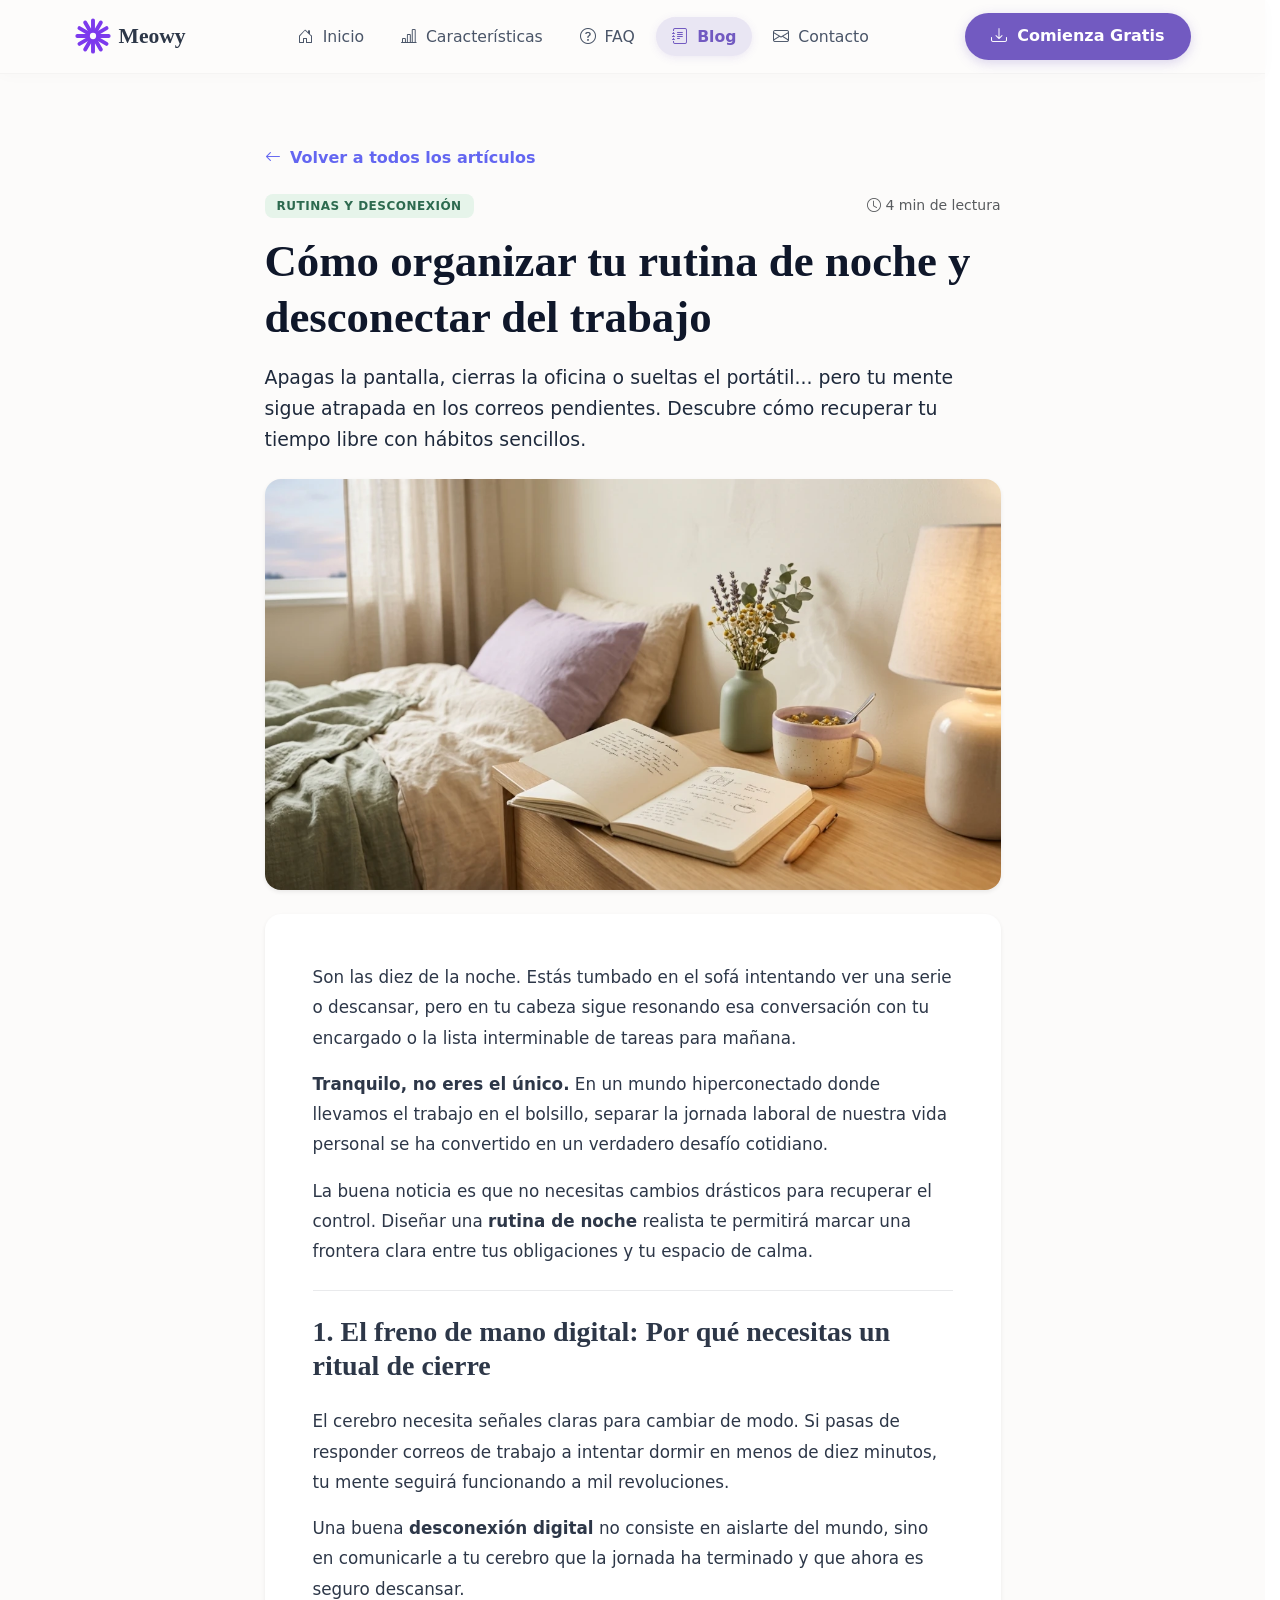
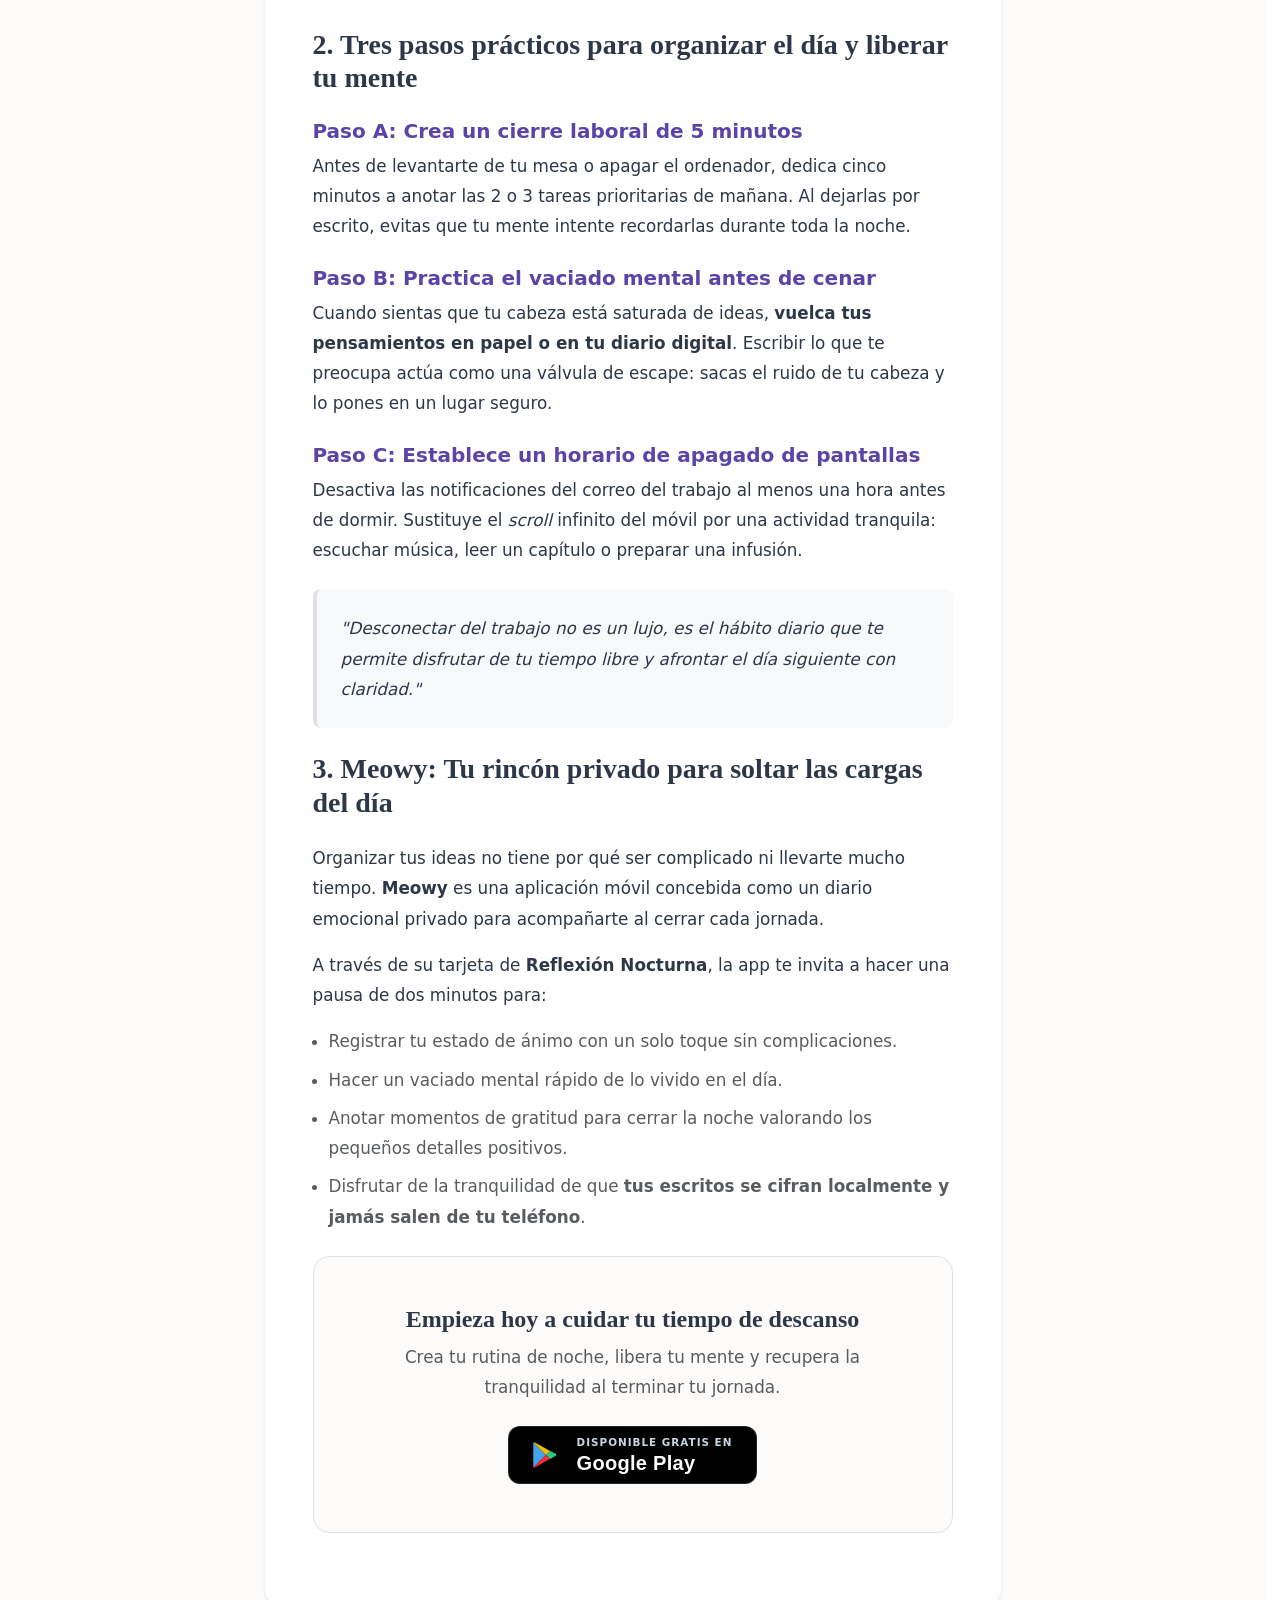
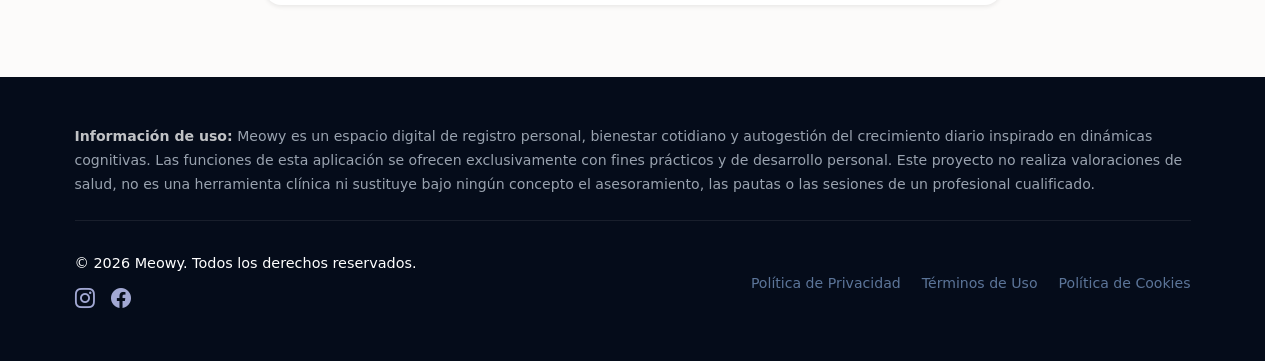
<file: articulo-rutina-de-noche.html>
<!DOCTYPE html>
<html lang="es">

<head>
    <meta charset="UTF-8">
    <meta name="viewport" content="width=device-width, initial-scale=1.0">
    <title>Cómo organizar tu rutina de noche y desconectar del trabajo | Meowy</title>
    <meta name="description" content="Descubre cómo organizar tu rutina de noche para desconectar del trabajo, liberar la mente y cerrar el día con tranquilidad. Empieza hoy con Meowy.">

    <link rel="icon" type="image/svg+xml" href="images/logo.svg">

    <meta property="og:type" content="article">
    <meta property="og:title" content="Cómo organizar tu rutina de noche y desconectar del trabajo">
    <meta property="og:description" content="Descubre 3 pasos sencillos para desconectar del trabajo, vaciar la mente y crear una rutina de noche que te devuelva la tranquilidad.">
    <meta property="og:image" content="images/rutina_noche.webp">

    <meta name="twitter:card" content="summary_large_image">
    <meta name="twitter:title" content="Cómo organizar tu rutina de noche y desconectar del trabajo">
    <meta name="twitter:description" content="Descubre 3 pasos sencillos para desconectar del trabajo, vaciar la mente y crear una rutina de noche que te devuelva la tranquilidad.">
    <meta name="twitter:image" content="images/rutina_noche.webp">

    <link href="https://cdn.jsdelivr.net/npm/bootstrap@5.3.8/dist/css/bootstrap.min.css" rel="stylesheet">
    <link rel="stylesheet" href="https://cdn.jsdelivr.net/npm/bootstrap-icons@1.13.1/font/bootstrap-icons.min.css">
    <link rel="stylesheet" href="styles.css">
</head>

<body>

<header class="meowy-header">
    <div class="header-container">
        <nav class="navbar navbar-expand-lg navbar-light bg-light">
            <div class="container">
                <a class="navbar-brand logo-link d-inline-flex align-items-center" href="index.html">
                    <img src="images/logo.svg" width="36" height="36" alt="Logo de Meowy" class="logo-icon me-2" loading="lazy">
                    <span>Meowy</span>
                </a>

                <button class="navbar-toggler" type="button" data-bs-toggle="collapse" data-bs-target="#navbarNav" aria-controls="navbarNav" aria-expanded="false" aria-label="Toggle navigation">
                    <span class="navbar-toggler-icon"></span>
                </button>

                <div class="collapse navbar-collapse" id="navbarNav">
                    <ul class="navbar-nav mx-auto mb-2 mb-lg-0">
                        <li class="nav-item">
                            <a class="nav-link" href="index.html"><i class="bi bi-house-door me-1"></i> Inicio</a>
                        </li>
                        <li class="nav-item">
                            <a class="nav-link" href="caracteristicas.html"><i class="bi bi-bar-chart-line me-1"></i> Características</a>
                        </li>
                        <li class="nav-item">
                            <a class="nav-link" href="faq.html"><i class="bi bi-question-circle me-1"></i> FAQ</a>
                        </li>
                        <li class="nav-item">
                            <a class="nav-link active" aria-current="page" href="blog.html"><i class="bi bi-journal-text me-1"></i> Blog</a>
                        </li>
                        <li class="nav-item">
                            <a class="nav-link" href="contacto.html"><i class="bi bi-envelope me-1"></i> Contacto</a>
                        </li>
                    </ul>

                    <div class="d-flex">
                        <a href="https://play.google.com/store" target="_blank" rel="noopener noreferrer" class="btn btn-cta">
                            <i class="bi bi-download me-1"></i> Comienza Gratis
                        </a>
                    </div>
                </div>
            </div>
        </nav>
    </div>
</header>

<main class="py-5 bg-light-zen">
    <article class="container py-4">
        <div class="row justify-content-center">
            <div class="col-lg-9 col-xl-8">

                <div class="mb-4">
                    <a href="blog.html" class="explore-link text-decoration-none fw-semibold">
                        <i class="bi bi-arrow-left me-1"></i> Volver a todos los artículos
                    </a>
                </div>

                <div class="mb-4">
                    <div class="d-flex justify-content-between align-items-center mb-3">
                        <span class="badge badge-journaling px-3 py-2 fs-7 fw-bold">RUTINAS Y DESCONEXIÓN</span>
                        <span class="text-muted small"><i class="bi bi-clock me-1"></i>4 min de lectura</span>
                    </div>

                    <h1 class="main-page-title mb-3">Cómo organizar tu rutina de noche y desconectar del trabajo</h1>
                    <p class="main-page-text text-muted fs-5">
                        Apagas la pantalla, cierras la oficina o sueltas el portátil... pero tu mente sigue atrapada en los correos pendientes. Descubre cómo recuperar tu tiempo libre con hábitos sencillos.
                    </p>
                </div>

                <div class="mb-4 text-center">
                    <img src="images/rutina_noche.webp" width="1200" height="675" alt="Rutina de noche y desconexión digital" class="img-fluid rounded-4 shadow-sm" loading="lazy">
                </div>

                <div class="bg-white rounded-4 shadow-sm p-4 p-md-5 text-dark-zen" style="line-height: 1.8; font-size: 1.05rem;">

                    <p class="mb-3">
                        Son las diez de la noche. Estás tumbado en el sofá intentando ver una serie o descansar, pero en tu cabeza sigue resonando esa conversación con tu encargado o la lista interminable de tareas para mañana.
                    </p>
                    <p class="mb-3">
                        <strong>Tranquilo, no eres el único.</strong> En un mundo hiperconectado donde llevamos el trabajo en el bolsillo, separar la jornada laboral de nuestra vida personal se ha convertido en un verdadero desafío cotidiano.
                    </p>
                    <p class="mb-4">
                        La buena noticia es que no necesitas cambios drásticos para recuperar el control. Diseñar una <strong>rutina de noche</strong> realista te permitirá marcar una frontera clara entre tus obligaciones y tu espacio de calma.
                    </p>

                    <hr class="my-4" style="opacity: 0.1;">

                    <h2 class="h3 fw-bold text-dark-zen my-4" style="font-family: 'Playfair Display', Georgia, serif;">
                        1. El freno de mano digital: Por qué necesitas un ritual de cierre
                    </h2>
                    <p class="mb-3">
                        El cerebro necesita señales claras para cambiar de modo. Si pasas de responder correos de trabajo a intentar dormir en menos de diez minutos, tu mente seguirá funcionando a mil revoluciones.
                    </p>
                    <p class="mb-4">
                        Una buena <strong>desconexión digital</strong> no consiste en aislarte del mundo, sino en comunicarle a tu cerebro que la jornada ha terminado y que ahora es seguro descansar.
                    </p>

                    <h2 class="h3 fw-bold text-dark-zen my-4" style="font-family: 'Playfair Display', Georgia, serif;">
                        2. Tres pasos prácticos para organizar el día y liberar tu mente
                    </h2>

                    <h3 class="h5 fw-bold text-primary-custom mt-4 mb-2">Paso A: Crea un cierre laboral de 5 minutos</h3>
                    <p class="mb-3">
                        Antes de levantarte de tu mesa o apagar el ordenador, dedica cinco minutos a anotar las 2 o 3 tareas prioritarias de mañana. Al dejarlas por escrito, evitas que tu mente intente recordarlas durante toda la noche.
                    </p>

                    <h3 class="h5 fw-bold text-primary-custom mt-4 mb-2">Paso B: Practica el vaciado mental antes de cenar</h3>
                    <p class="mb-3">
                        Cuando sientas que tu cabeza está saturada de ideas, <strong>vuelca tus pensamientos en papel o en tu diario digital</strong>. Escribir lo que te preocupa actúa como una válvula de escape: sacas el ruido de tu cabeza y lo pones en un lugar seguro.
                    </p>

                    <h3 class="h5 fw-bold text-primary-custom mt-4 mb-2">Paso C: Establece un horario de apagado de pantallas</h3>
                    <p class="mb-4">
                        Desactiva las notificaciones del correo del trabajo al menos una hora antes de dormir. Sustituye el <em>scroll</em> infinito del móvil por una actividad tranquila: escuchar música, leer un capítulo o preparar una infusión.
                    </p>

                    <div class="p-4 rounded-3 bg-light border-start border-4 border-accent my-4">
                        <p class="mb-0 text-dark-zen fst-italic fw-medium">
                            "Desconectar del trabajo no es un lujo, es el hábito diario que te permite disfrutar de tu tiempo libre y afrontar el día siguiente con claridad."
                        </p>
                    </div>

                    <h2 class="h3 fw-bold text-dark-zen my-4" style="font-family: 'Playfair Display', Georgia, serif;">
                        3. Meowy: Tu rincón privado para soltar las cargas del día
                    </h2>
                    <p class="mb-3">
                        Organizar tus ideas no tiene por qué ser complicado ni llevarte mucho tiempo. <strong>Meowy</strong> es una aplicación móvil concebida como un diario emocional privado para acompañarte al cerrar cada jornada.
                    </p>
                    <p class="mb-3">
                        A través de su tarjeta de <strong>Reflexión Nocturna</strong>, la app te invita a hacer una pausa de dos minutos para:
                    </p>
                    <ul class="mb-4 ps-3 text-muted">
                        <li class="mb-2">Registrar tu estado de ánimo con un solo toque sin complicaciones.</li>
                        <li class="mb-2">Hacer un vaciado mental rápido de lo vivido en el día.</li>
                        <li class="mb-2">Anotar momentos de gratitud para cerrar la noche valorando los pequeños detalles positivos.</li>
                        <li class="mb-0">Disfrutar de la tranquilidad de que <strong>tus escritos se cifran localmente y jamás salen de tu teléfono</strong>.</li>
                    </ul>

                    <div class="p-4 p-md-5 rounded-4 bg-light-zen text-center border my-4">
                        <h3 class="h4 fw-bold text-dark-zen mb-2" style="font-family: 'Playfair Display', Georgia, serif;">Empieza hoy a cuidar tu tiempo de descanso</h3>
                        <p class="text-muted mb-4">
                            Crea tu rutina de noche, libera tu mente y recupera la tranquilidad al terminar tu jornada.
                        </p>
                        <div class="d-inline-block">
                            <a href="https://play.google.com/store" target="_blank" rel="noopener noreferrer" class="btn btn-google-play d-inline-flex align-items-center justify-content-center px-4 py-2">
                                <svg xmlns="http://www.w3.org/2000/svg" width="28" height="28" viewBox="0 0 512 512" class="me-3">
                                    <path fill="#41a5ee" d="M10 29.814A18.17 18.17 0 0 0 5 42.63v426.74a18.17 18.17 0 0 0 5 12.816L238.2 256Z"/>
                                    <path fill="#21cb7d" d="M312.6 181.6 238.2 256l74.4 74.4 97.2-55.228c21.8-12.388 21.8-32.556 0-44.944Z"/>
                                    <path fill="#ff2a39" d="M238.2 256 10 482.186a18.1 18.1 0 0 0 22.8 1.488l279.8-158.874Z"/>
                                    <path fill="#f3bf00" d="M238.2 256 312.6 181.6 32.8 28.326a18.1 18.1 0 0 0-22.8 1.488Z"/>
                                </svg>
                                <div class="text-start text-white">
                                    <span class="d-block text-uppercase small fw-semibold" style="font-size: 0.65rem; letter-spacing: 1px; color: #cbd5e1;">Disponible gratis en</span>
                                    <span class="d-block h5 mb-0 fw-bold" style="font-family: -apple-system, BlinkMacSystemFont, 'Segoe UI', Roboto, sans-serif; letter-spacing: 0.3px;">Google Play</span>
                                </div>
                            </a>
                        </div>
                    </div>

                </div>

            </div>
        </div>
    </article>
</main>

<!-- FOOTER -->
<footer class="meowy-footer py-5" style="background-color: #050c1a; color: #a2a8d3;">
    <div class="container">
        <div class="row mb-4">
            <div class="col-12">
                <div class="footer-disclaimer">
                    <p class="mb-0 text-start opacity-75" style="line-height: 1.7; font-size: 0.88rem; color: #cbd5e1; text-align: justify;">
                        <strong class="text-white">Información de uso:</strong> Meowy es un espacio digital de registro personal, bienestar cotidiano y autogestión del crecimiento diario inspirado en dinámicas cognitivas. Las funciones de esta aplicación se ofrecen exclusivamente con fines prácticos y de desarrollo personal. Este proyecto no realiza valoraciones de salud, no es una herramienta clínica ni sustituye bajo ningún concepto el asesoramiento, las pautas o las sesiones de un profesional cualificado.
                    </p>
                </div>
            </div>
        </div>

        <hr class="my-4" style="border-top: 1px solid rgba(255, 255, 255, 0.08); opacity: 1;">

        <div class="row align-items-center pt-2">
            <div class="col-12 col-md-6 text-center text-md-start mb-3 mb-md-0">
                <p class="copyright-text small mb-2 text-white" style="font-size: 0.9rem;">
                    © 2026 Meowy. Todos los derechos reservados.
                </p>
                <div class="d-flex align-items-center justify-content-center justify-content-md-start gap-3 mt-1">
                    <a href="https://www.instagram.com/my_meowy_app/" target="_blank" rel="noopener noreferrer" class="social-footer-link" aria-label="Instagram">
                        <i class="bi bi-instagram fs-5"></i>
                    </a>
                    <a href="https://www.facebook.com/profile.php?id=61559661555806" target="_blank" rel="noopener noreferrer" class="social-footer-link" aria-label="Facebook">
                        <i class="bi bi-facebook fs-5"></i>
                    </a>
                </div>
            </div>

            <div class="col-12 col-md-6 text-center text-md-end">
                <nav class="footer-nav" aria-label="Enlaces legales">
                    <ul class="list-inline mb-0 footer-links">
                        <li class="list-inline-item me-3">
                            <a href="privacidad.html" class="text-decoration-none transition-link">Política de Privacidad</a>
                        </li>
                        <li class="list-inline-item me-3">
                            <a href="terminos.html" class="text-decoration-none transition-link">Términos de Uso</a>
                        </li>
                        <li class="list-inline-item">
                            <a href="cookies.html" class="text-decoration-none transition-link">Política de Cookies</a>
                        </li>
                    </ul>
                </nav>
            </div>
        </div>
    </div>
</footer>

<script src="https://cdn.jsdelivr.net/npm/bootstrap@5.3.8/dist/js/bootstrap.bundle.min.js"></script>
<button id="scrollToTopBtn" class="scroll-to-top" aria-label="Volver arriba">
  <i class="bi bi-arrow-up-short"></i>
</button>

<script>
  document.addEventListener("DOMContentLoaded", function() {
    const scrollBtn = document.getElementById("scrollToTopBtn");
    window.addEventListener("scroll", function() {
      if (window.scrollY > 400) {
        scrollBtn.classList.add("show");
      } else {
        scrollBtn.classList.remove("show");
      }
    });
    scrollBtn.addEventListener("click", function() {
      window.scrollTo({ top: 0, behavior: "smooth" });
    });
  });
</script>
</body>
</html>
</file>
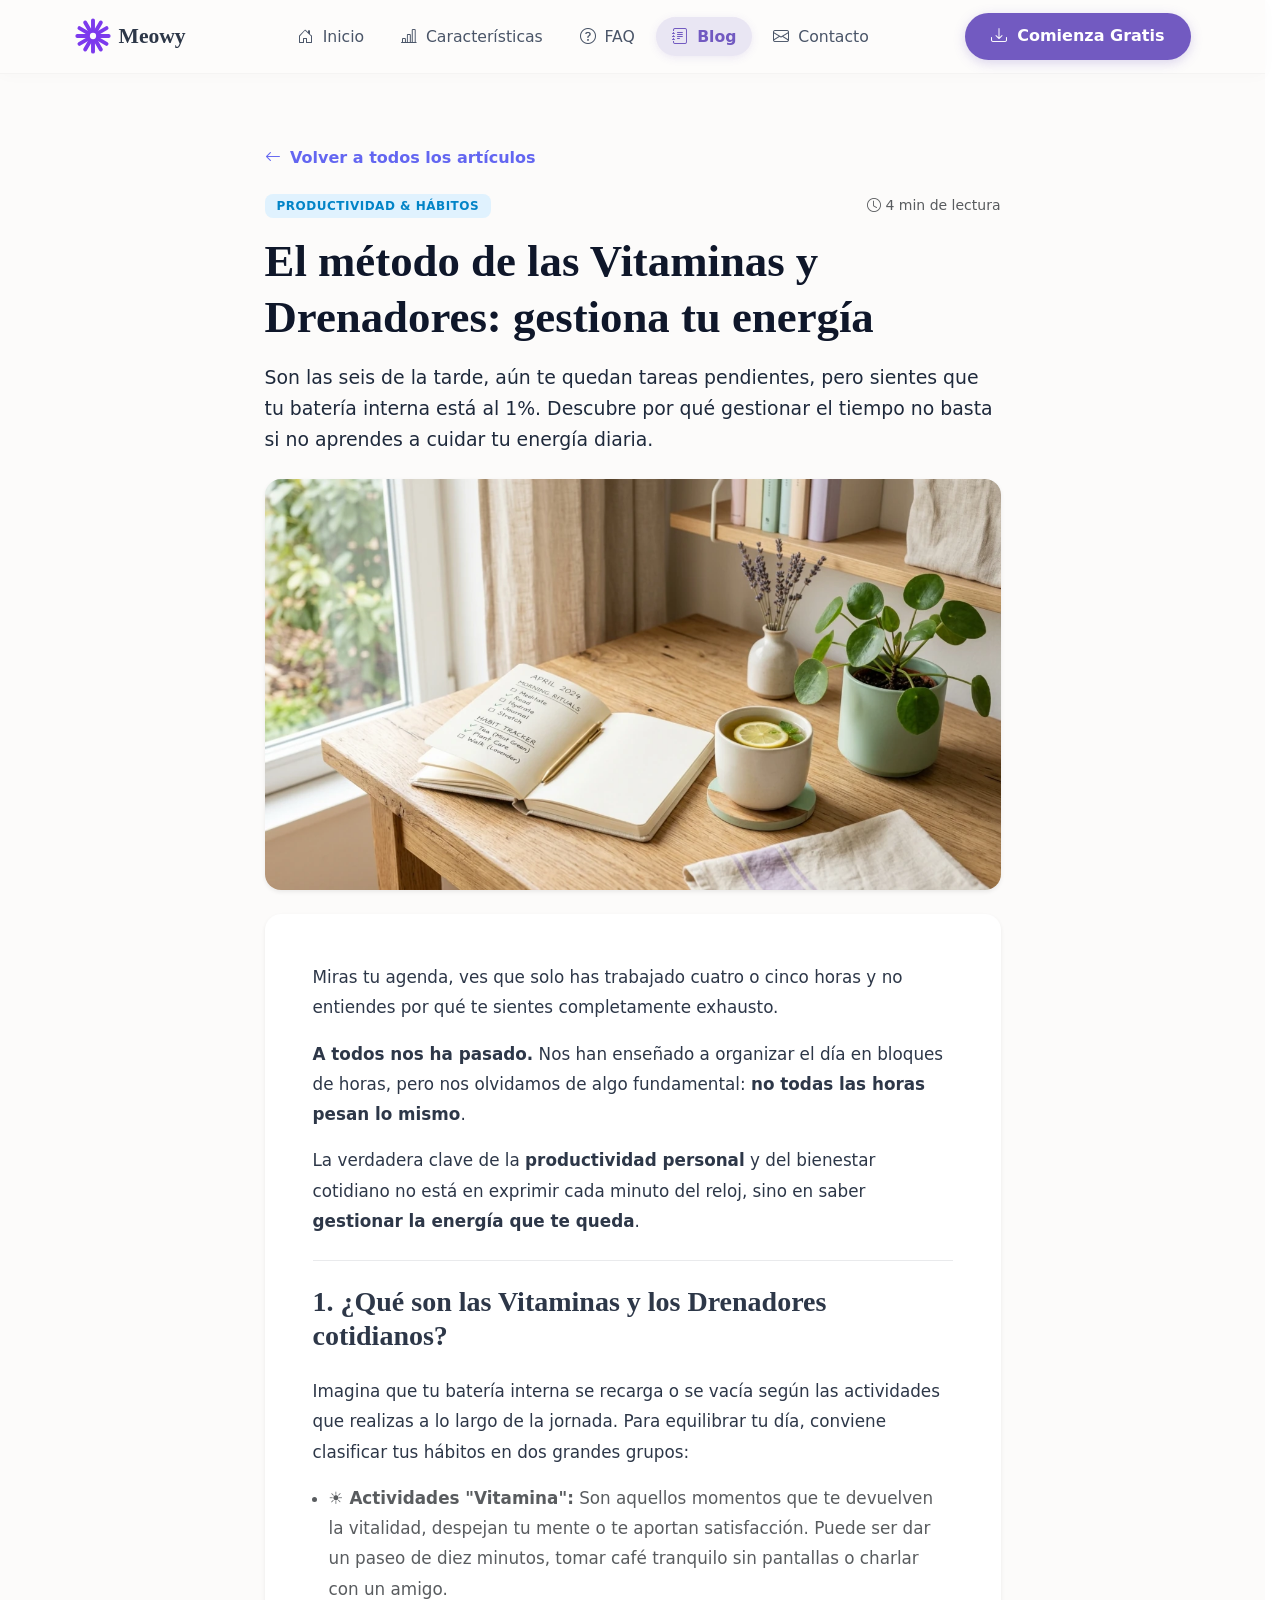
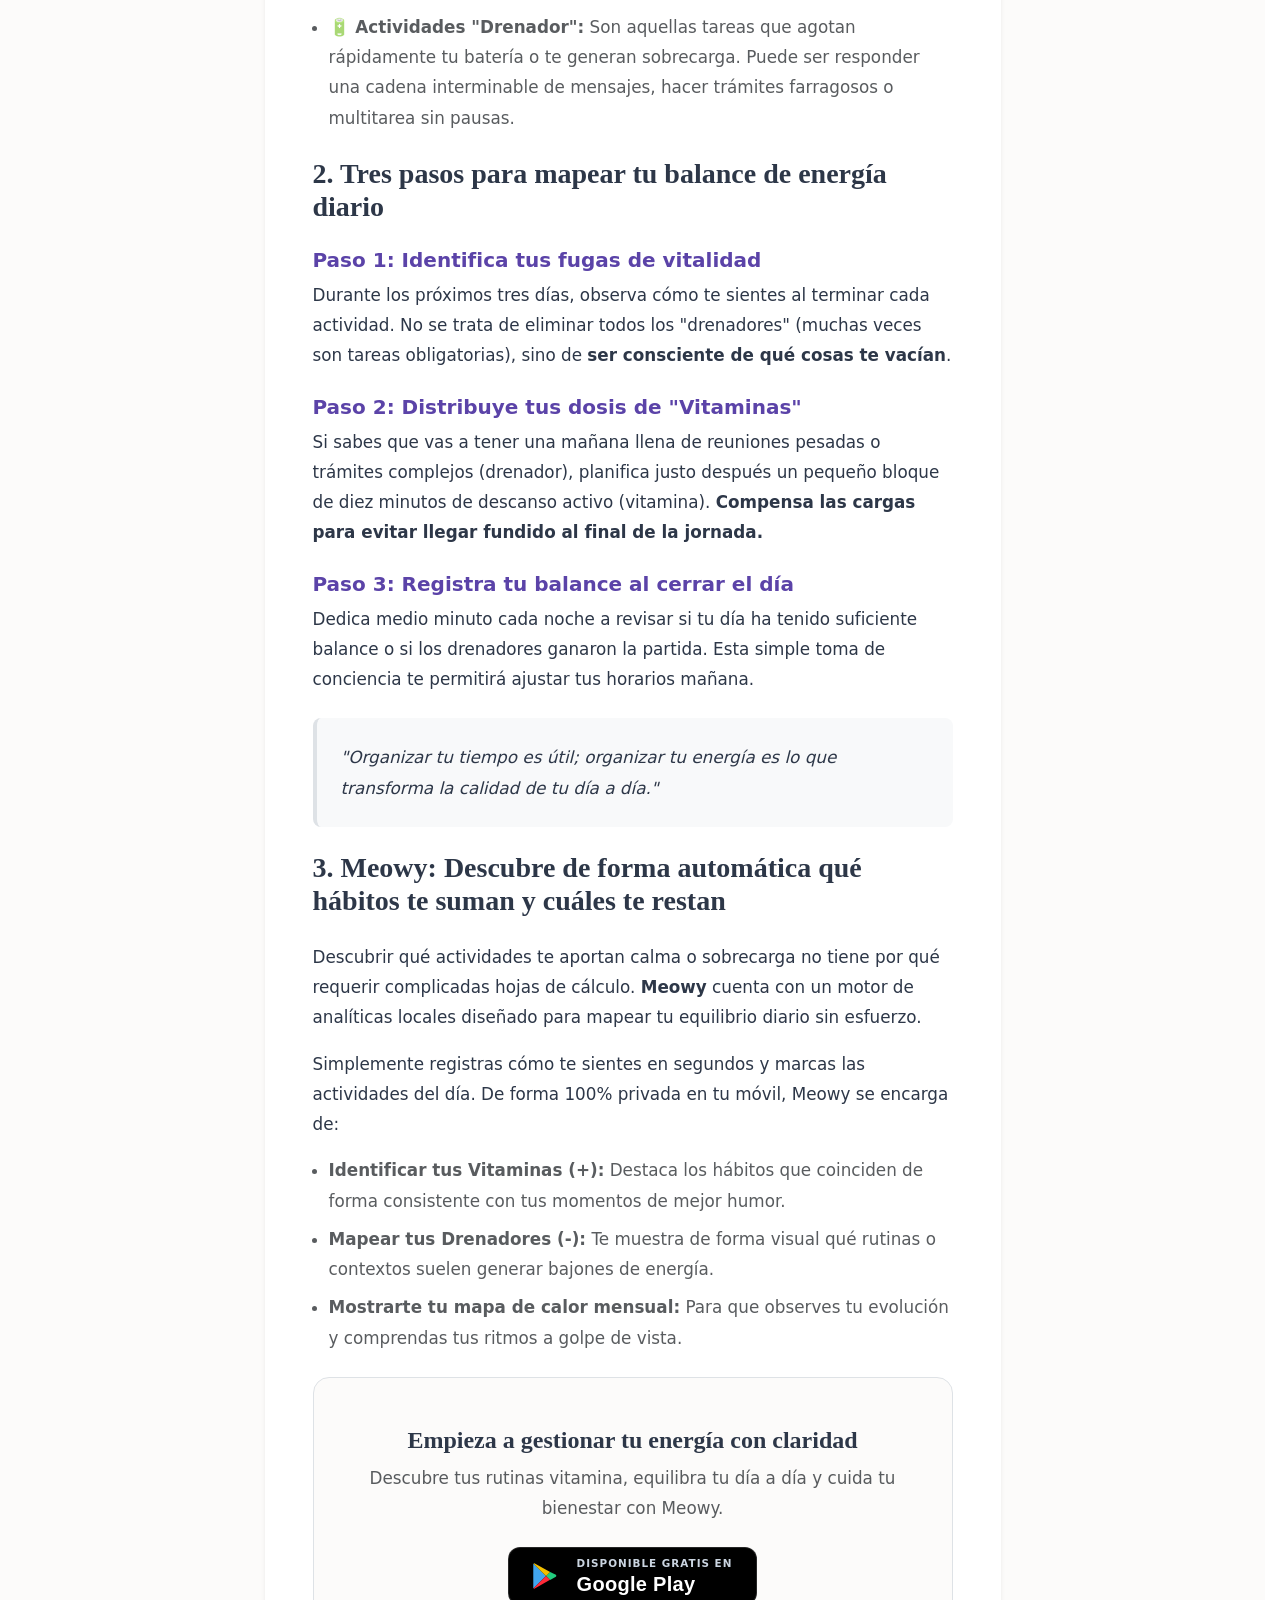
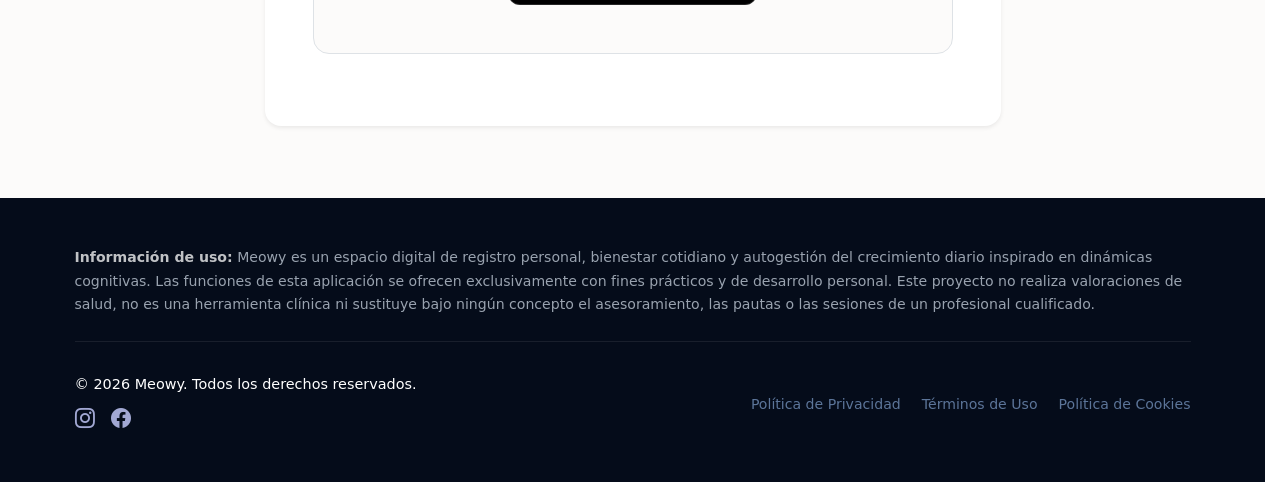
<file: articulo-vitaminas-y-drenadores.html>
<!DOCTYPE html>
<html lang="es">

<head>
    <meta charset="UTF-8">
    <meta name="viewport" content="width=device-width, initial-scale=1.0">
    <title>El método de las Vitaminas y Drenadores: gestiona tu energía | Meowy</title>
    <meta name="description" content="Aprende el método de las Vitaminas y Drenadores para organizar tu energía diaria, evitar el agotamiento y equilibrar tus hábitos con Meowy.">

    <link rel="icon" type="image/svg+xml" href="images/logo.svg">

    <meta property="og:type" content="article">
    <meta property="og:title" content="El método de las Vitaminas y Drenadores: gestiona tu energía">
    <meta property="og:description" content="Aprende a organizar tu día no por las horas que tienes, sino por la energía que te queda. Descubre las actividades que te suman vitalidad y las que te sobrecargan.">
    <meta property="og:image" content="images/vitaminas_drenadores.webp">

    <meta name="twitter:card" content="summary_large_image">
    <meta name="twitter:title" content="El método de las Vitaminas y Drenadores: gestiona tu energía">
    <meta name="twitter:description" content="Aprende a organizar tu día no por las horas que tienes, sino por la energía que te queda. Descubre las actividades que te suman vitalidad y las que te sobrecargan.">
    <meta name="twitter:image" content="images/vitaminas_drenadores.webp">

    <link href="https://cdn.jsdelivr.net/npm/bootstrap@5.3.8/dist/css/bootstrap.min.css" rel="stylesheet">
    <link rel="stylesheet" href="https://cdn.jsdelivr.net/npm/bootstrap-icons@1.13.1/font/bootstrap-icons.min.css">
    <link rel="stylesheet" href="styles.css">
</head>

<body>

<header class="meowy-header">
    <div class="header-container">
        <nav class="navbar navbar-expand-lg navbar-light bg-light">
            <div class="container">
                <a class="navbar-brand logo-link d-inline-flex align-items-center" href="index.html">
                    <img src="images/logo.svg" width="36" height="36" alt="Logo de Meowy" class="logo-icon me-2" loading="lazy">
                    <span>Meowy</span>
                </a>

                <button class="navbar-toggler" type="button" data-bs-toggle="collapse" data-bs-target="#navbarNav" aria-controls="navbarNav" aria-expanded="false" aria-label="Toggle navigation">
                    <span class="navbar-toggler-icon"></span>
                </button>

                <div class="collapse navbar-collapse" id="navbarNav">
                    <ul class="navbar-nav mx-auto mb-2 mb-lg-0">
                        <li class="nav-item">
                            <a class="nav-link" href="index.html"><i class="bi bi-house-door me-1"></i> Inicio</a>
                        </li>
                        <li class="nav-item">
                            <a class="nav-link" href="caracteristicas.html"><i class="bi bi-bar-chart-line me-1"></i> Características</a>
                        </li>
                        <li class="nav-item">
                            <a class="nav-link" href="faq.html"><i class="bi bi-question-circle me-1"></i> FAQ</a>
                        </li>
                        <li class="nav-item">
                            <a class="nav-link active" aria-current="page" href="blog.html"><i class="bi bi-journal-text me-1"></i> Blog</a>
                        </li>
                        <li class="nav-item">
                            <a class="nav-link" href="contacto.html"><i class="bi bi-envelope me-1"></i> Contacto</a>
                        </li>
                    </ul>

                    <div class="d-flex">
                        <a href="https://play.google.com/store" target="_blank" rel="noopener noreferrer" class="btn btn-cta">
                            <i class="bi bi-download me-1"></i> Comienza Gratis
                        </a>
                    </div>
                </div>
            </div>
        </nav>
    </div>
</header>

<main class="py-5 bg-light-zen">
    <article class="container py-4">
        <div class="row justify-content-center">
            <div class="col-lg-9 col-xl-8">

                <div class="mb-4">
                    <a href="blog.html" class="explore-link text-decoration-none fw-semibold">
                        <i class="bi bi-arrow-left me-1"></i> Volver a todos los artículos
                    </a>
                </div>

                <div class="mb-4">
                    <div class="d-flex justify-content-between align-items-center mb-3">
                        <span class="badge badge-habitos px-3 py-2 fs-7 fw-bold">PRODUCTIVIDAD & HÁBITOS</span>
                        <span class="text-muted small"><i class="bi bi-clock me-1"></i>4 min de lectura</span>
                    </div>

                    <h1 class="main-page-title mb-3">El método de las Vitaminas y Drenadores: gestiona tu energía</h1>
                    <p class="main-page-text text-muted fs-5">
                        Son las seis de la tarde, aún te quedan tareas pendientes, pero sientes que tu batería interna está al 1%. Descubre por qué gestionar el tiempo no basta si no aprendes a cuidar tu energía diaria.
                    </p>
                </div>

                <div class="mb-4 text-center">
                    <img src="images/vitaminas_drenadores.webp" width="1200" height="675" alt="El método de las Vitaminas y Drenadores" class="img-fluid rounded-4 shadow-sm" loading="lazy">
                </div>

                <div class="bg-white rounded-4 shadow-sm p-4 p-md-5 text-dark-zen" style="line-height: 1.8; font-size: 1.05rem;">

                    <p class="mb-3">
                        Miras tu agenda, ves que solo has trabajado cuatro o cinco horas y no entiendes por qué te sientes completamente exhausto.
                    </p>
                    <p class="mb-3">
                        <strong>A todos nos ha pasado.</strong> Nos han enseñado a organizar el día en bloques de horas, pero nos olvidamos de algo fundamental: <strong>no todas las horas pesan lo mismo</strong>.
                    </p>
                    <p class="mb-4">
                        La verdadera clave de la <strong>productividad personal</strong> y del bienestar cotidiano no está en exprimir cada minuto del reloj, sino en saber <strong>gestionar la energía que te queda</strong>.
                    </p>

                    <hr class="my-4" style="opacity: 0.1;">

                    <h2 class="h3 fw-bold text-dark-zen my-4" style="font-family: 'Playfair Display', Georgia, serif;">
                        1. ¿Qué son las Vitaminas y los Drenadores cotidianos?
                    </h2>
                    <p class="mb-3">
                        Imagina que tu batería interna se recarga o se vacía según las actividades que realizas a lo largo de la jornada. Para equilibrar tu día, conviene clasificar tus hábitos en dos grandes grupos:
                    </p>
                    <ul class="mb-4 ps-3 text-muted">
                        <li class="mb-2">
                            <strong>☀️ Actividades "Vitamina":</strong> Son aquellos momentos que te devuelven la vitalidad, despejan tu mente o te aportan satisfacción. Puede ser dar un paseo de diez minutos, tomar café tranquilo sin pantallas o charlar con un amigo.
                        </li>
                        <li class="mb-0">
                            <strong>🔋 Actividades "Drenador":</strong> Son aquellas tareas que agotan rápidamente tu batería o te generan sobrecarga. Puede ser responder una cadena interminable de mensajes, hacer trámites farragosos o multitarea sin pausas.
                        </li>
                    </ul>

                    <h2 class="h3 fw-bold text-dark-zen my-4" style="font-family: 'Playfair Display', Georgia, serif;">
                        2. Tres pasos para mapear tu balance de energía diario
                    </h2>

                    <h3 class="h5 fw-bold text-primary-custom mt-4 mb-2">Paso 1: Identifica tus fugas de vitalidad</h3>
                    <p class="mb-3">
                        Durante los próximos tres días, observa cómo te sientes al terminar cada actividad. No se trata de eliminar todos los "drenadores" (muchas veces son tareas obligatorias), sino de <strong>ser consciente de qué cosas te vacían</strong>.
                    </p>

                    <h3 class="h5 fw-bold text-primary-custom mt-4 mb-2">Paso 2: Distribuye tus dosis de "Vitaminas"</h3>
                    <p class="mb-3">
                        Si sabes que vas a tener una mañana llena de reuniones pesadas o trámites complejos (drenador), planifica justo después un pequeño bloque de diez minutos de descanso activo (vitamina). <strong>Compensa las cargas para evitar llegar fundido al final de la jornada.</strong>
                    </p>

                    <h3 class="h5 fw-bold text-primary-custom mt-4 mb-2">Paso 3: Registra tu balance al cerrar el día</h3>
                    <p class="mb-4">
                        Dedica medio minuto cada noche a revisar si tu día ha tenido suficiente balance o si los drenadores ganaron la partida. Esta simple toma de conciencia te permitirá ajustar tus horarios mañana.
                    </p>

                    <div class="p-4 rounded-3 bg-light border-start border-4 border-accent my-4">
                        <p class="mb-0 text-dark-zen fst-italic fw-medium">
                            "Organizar tu tiempo es útil; organizar tu energía es lo que transforma la calidad de tu día a día."
                        </p>
                    </div>

                    <h2 class="h3 fw-bold text-dark-zen my-4" style="font-family: 'Playfair Display', Georgia, serif;">
                        3. Meowy: Descubre de forma automática qué hábitos te suman y cuáles te restan
                    </h2>
                    <p class="mb-3">
                        Descubrir qué actividades te aportan calma o sobrecarga no tiene por qué requerir complicadas hojas de cálculo. <strong>Meowy</strong> cuenta con un motor de analíticas locales diseñado para mapear tu equilibrio diario sin esfuerzo.
                    </p>
                    <p class="mb-3">
                        Simplemente registras cómo te sientes en segundos y marcas las actividades del día. De forma 100% privada en tu móvil, Meowy se encarga de:
                    </p>
                    <ul class="mb-4 ps-3 text-muted">
                        <li class="mb-2"><strong>Identificar tus Vitaminas (+):</strong> Destaca los hábitos que coinciden de forma consistente con tus momentos de mejor humor.</li>
                        <li class="mb-2"><strong>Mapear tus Drenadores (-):</strong> Te muestra de forma visual qué rutinas o contextos suelen generar bajones de energía.</li>
                        <li class="mb-0"><strong>Mostrarte tu mapa de calor mensual:</strong> Para que observes tu evolución y comprendas tus ritmos a golpe de vista.</li>
                    </ul>

                    <div class="p-4 p-md-5 rounded-4 bg-light-zen text-center border my-4">
                        <h3 class="h4 fw-bold text-dark-zen mb-2" style="font-family: 'Playfair Display', Georgia, serif;">Empieza a gestionar tu energía con claridad</h3>
                        <p class="text-muted mb-4">
                            Descubre tus rutinas vitamina, equilibra tu día a día y cuida tu bienestar con Meowy.
                        </p>
                        <div class="d-inline-block">
                            <a href="https://play.google.com/store" target="_blank" rel="noopener noreferrer" class="btn btn-google-play d-inline-flex align-items-center justify-content-center px-4 py-2">
                                <svg xmlns="http://www.w3.org/2000/svg" width="28" height="28" viewBox="0 0 512 512" class="me-3">
                                    <path fill="#41a5ee" d="M10 29.814A18.17 18.17 0 0 0 5 42.63v426.74a18.17 18.17 0 0 0 5 12.816L238.2 256Z"/>
                                    <path fill="#21cb7d" d="M312.6 181.6 238.2 256l74.4 74.4 97.2-55.228c21.8-12.388 21.8-32.556 0-44.944Z"/>
                                    <path fill="#ff2a39" d="M238.2 256 10 482.186a18.1 18.1 0 0 0 22.8 1.488l279.8-158.874Z"/>
                                    <path fill="#f3bf00" d="M238.2 256 312.6 181.6 32.8 28.326a18.1 18.1 0 0 0-22.8 1.488Z"/>
                                </svg>
                                <div class="text-start text-white">
                                    <span class="d-block text-uppercase small fw-semibold" style="font-size: 0.65rem; letter-spacing: 1px; color: #cbd5e1;">Disponible gratis en</span>
                                    <span class="d-block h5 mb-0 fw-bold" style="font-family: -apple-system, BlinkMacSystemFont, 'Segoe UI', Roboto, sans-serif; letter-spacing: 0.3px;">Google Play</span>
                                </div>
                            </a>
                        </div>
                    </div>

                </div>

            </div>
        </div>
    </article>
</main>

<!-- FOOTER -->
<footer class="meowy-footer py-5" style="background-color: #050c1a; color: #a2a8d3;">
    <div class="container">
        <div class="row mb-4">
            <div class="col-12">
                <div class="footer-disclaimer">
                    <p class="mb-0 text-start opacity-75" style="line-height: 1.7; font-size: 0.88rem; color: #cbd5e1; text-align: justify;">
                        <strong class="text-white">Información de uso:</strong> Meowy es un espacio digital de registro personal, bienestar cotidiano y autogestión del crecimiento diario inspirado en dinámicas cognitivas. Las funciones de esta aplicación se ofrecen exclusivamente con fines prácticos y de desarrollo personal. Este proyecto no realiza valoraciones de salud, no es una herramienta clínica ni sustituye bajo ningún concepto el asesoramiento, las pautas o las sesiones de un profesional cualificado.
                    </p>
                </div>
            </div>
        </div>

        <hr class="my-4" style="border-top: 1px solid rgba(255, 255, 255, 0.08); opacity: 1;">

        <div class="row align-items-center pt-2">
            <div class="col-12 col-md-6 text-center text-md-start mb-3 mb-md-0">
                <p class="copyright-text small mb-2 text-white" style="font-size: 0.9rem;">
                    © 2026 Meowy. Todos los derechos reservados.
                </p>
                <div class="d-flex align-items-center justify-content-center justify-content-md-start gap-3 mt-1">
                    <a href="https://www.instagram.com/my_meowy_app/" target="_blank" rel="noopener noreferrer" class="social-footer-link" aria-label="Instagram">
                        <i class="bi bi-instagram fs-5"></i>
                    </a>
                    <a href="https://www.facebook.com/profile.php?id=61559661555806" target="_blank" rel="noopener noreferrer" class="social-footer-link" aria-label="Facebook">
                        <i class="bi bi-facebook fs-5"></i>
                    </a>
                </div>
            </div>

            <div class="col-12 col-md-6 text-center text-md-end">
                <nav class="footer-nav" aria-label="Enlaces legales">
                    <ul class="list-inline mb-0 footer-links">
                        <li class="list-inline-item me-3">
                            <a href="privacidad.html" class="text-decoration-none transition-link">Política de Privacidad</a>
                        </li>
                        <li class="list-inline-item me-3">
                            <a href="terminos.html" class="text-decoration-none transition-link">Términos de Uso</a>
                        </li>
                        <li class="list-inline-item">
                            <a href="cookies.html" class="text-decoration-none transition-link">Política de Cookies</a>
                        </li>
                    </ul>
                </nav>
            </div>
        </div>
    </div>
</footer>

<script src="https://cdn.jsdelivr.net/npm/bootstrap@5.3.8/dist/js/bootstrap.bundle.min.js"></script>
<!-- BOTÓN SCROLL TO TOP -->
<button id="scrollToTopBtn" class="scroll-to-top" aria-label="Volver arriba">
  <i class="bi bi-arrow-up-short"></i>
</button>

<script>
  document.addEventListener("DOMContentLoaded", function() {
    const scrollBtn = document.getElementById("scrollToTopBtn");
    window.addEventListener("scroll", function() {
      if (window.scrollY > 400) {
        scrollBtn.classList.add("show");
      } else {
        scrollBtn.classList.remove("show");
      }
    });
    scrollBtn.addEventListener("click", function() {
      window.scrollTo({ top: 0, behavior: "smooth" });
    });
  });
</script>
</body>
</html>
</file>
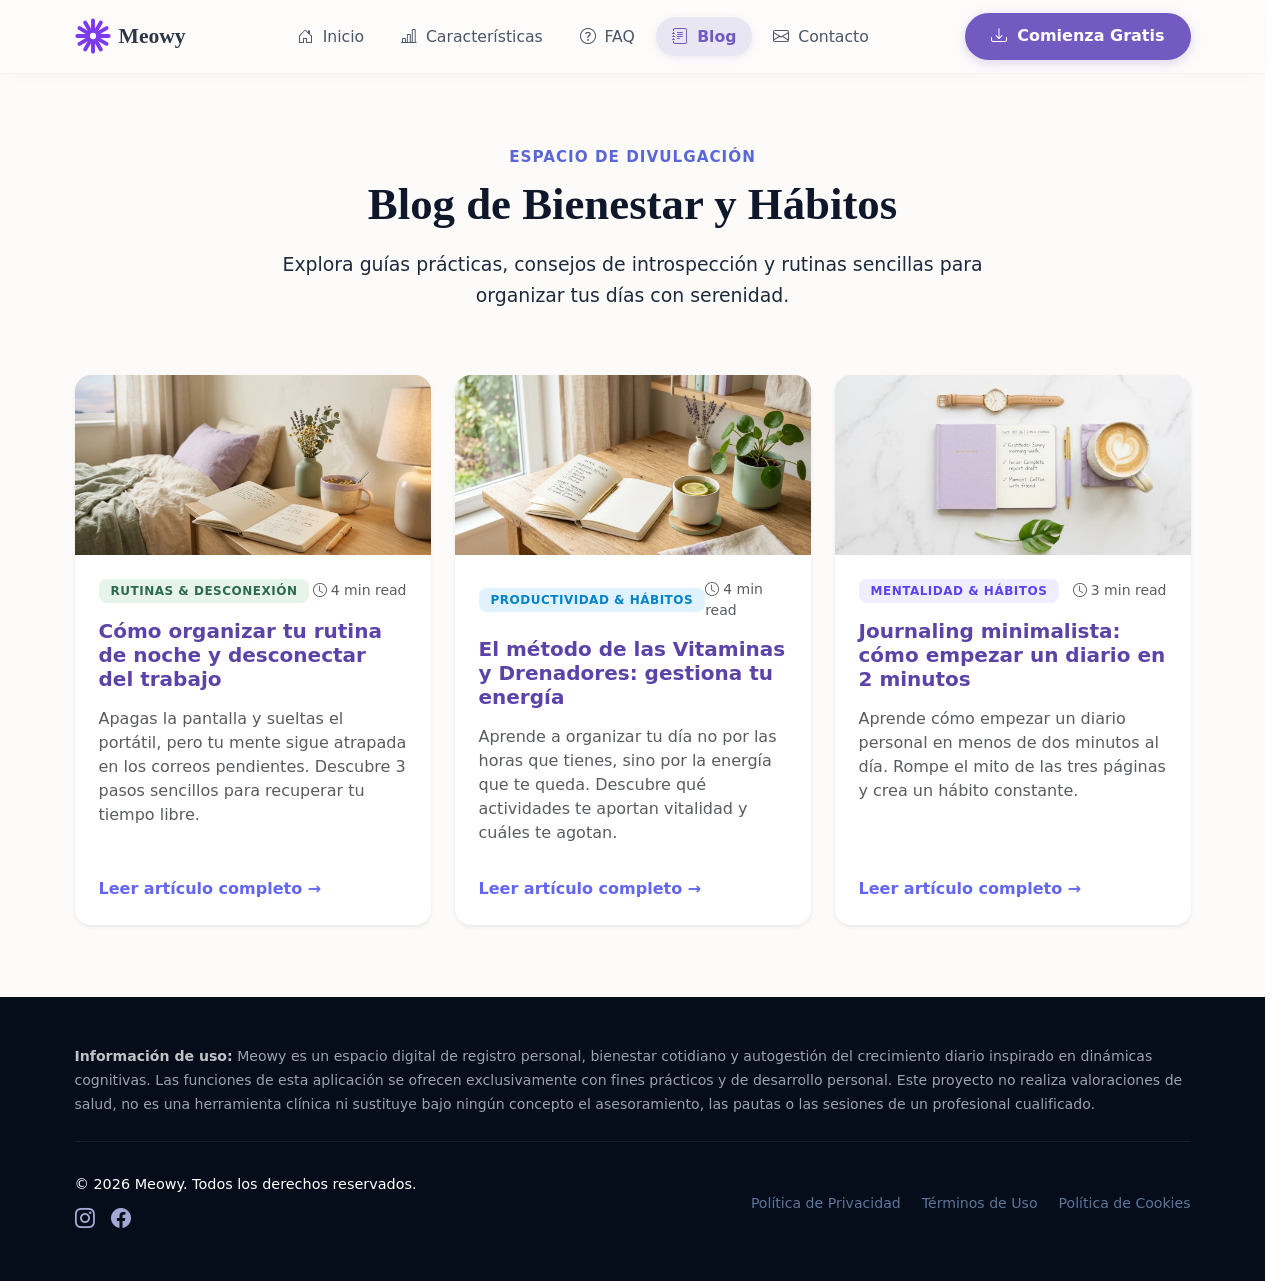
<file: blog.html>
<!DOCTYPE html>
<html lang="es">

<head>
    <meta charset="UTF-8">
    <meta name="viewport" content="width=device-width, initial-scale=1.0">
    <title>Blog de Bienestar y Hábitos | Meowy</title>
    <meta name="description" content="Espacio de divulgación sobre hábitos cotidianos, organización personal, vaciado mental y rutinas para tu equilibrio diario.">
    <link rel="canonical" href="https://www.tudominio.com/blog.html" />

    <link rel="icon" type="image/svg+xml" href="images/logo.svg">
    <meta property="og:type" content="website">
    <meta property="og:title" content="Blog de Bienestar y Hábitos | Meowy">
    <meta property="og:description" content="Artículos, guías y recursos prácticos para cuidar tu mente y organizar tus emociones día a día.">
    <meta property="og:image" content="images/home_meowy.webp">
    <meta name="twitter:card" content="summary_large_image">
    <meta name="twitter:title" content="Blog de Bienestar y Hábitos | Meowy">
    <meta name="twitter:description" content="Artículos, guías y recursos prácticos para cuidar tu mente y organizar tus emociones día a día.">
    <meta name="twitter:image" content="images/home_meowy.webp">

    <link href="https://cdn.jsdelivr.net/npm/bootstrap@5.3.8/dist/css/bootstrap.min.css" rel="stylesheet">
    <link rel="stylesheet" href="https://cdn.jsdelivr.net/npm/bootstrap-icons@1.13.1/font/bootstrap-icons.min.css">
    <link rel="stylesheet" href="styles.css">
</head>

<body>

<header class="meowy-header">
    <div class="header-container">
        <nav class="navbar navbar-expand-lg navbar-light bg-light">
            <div class="container">
                <a class="navbar-brand logo-link d-inline-flex align-items-center" href="index.html">
                    <img src="images/logo.svg" width="36" height="36" alt="Logo de Meowy" class="logo-icon me-2" loading="lazy">
                    <span>Meowy</span>
                </a>

                <button class="navbar-toggler" type="button" data-bs-toggle="collapse" data-bs-target="#navbarNav" aria-controls="navbarNav" aria-expanded="false" aria-label="Toggle navigation">
                    <span class="navbar-toggler-icon"></span>
                </button>

                <div class="collapse navbar-collapse" id="navbarNav">
                    <ul class="navbar-nav mx-auto mb-2 mb-lg-0">
                        <li class="nav-item">
                            <a class="nav-link" href="index.html"><i class="bi bi-house-door me-1"></i> Inicio</a>
                        </li>
                        <li class="nav-item">
                            <a class="nav-link" href="caracteristicas.html"><i class="bi bi-bar-chart-line me-1"></i> Características</a>
                        </li>
                        <li class="nav-item">
                            <a class="nav-link" href="faq.html"><i class="bi bi-question-circle me-1"></i> FAQ</a>
                        </li>
                        <li class="nav-item">
                            <a class="nav-link active" aria-current="page" href="blog.html"><i class="bi bi-journal-text me-1"></i> Blog</a>
                        </li>
                        <li class="nav-item">
                            <a class="nav-link" href="contacto.html"><i class="bi bi-envelope me-1"></i> Contacto</a>
                        </li>
                    </ul>

                    <div class="d-flex">
                        <a href="https://play.google.com/store" target="_blank" rel="noopener noreferrer" class="btn btn-cta">
                            <i class="bi bi-download me-1"></i> Comienza Gratis
                        </a>
                    </div>
                </div>
            </div>
        </nav>
    </div>
</header>

<main class="py-5 bg-light-zen">
    <div class="container py-4">

        <div class="row justify-content-center text-center mb-5">
            <div class="col-lg-9 col-xl-8">
                <span class="section-kicker d-block mb-2">Espacio de Divulgación</span>
                <h1 class="main-page-title mb-3">Blog de Bienestar y Hábitos</h1>
                <p class="main-page-text mx-auto">
                    Explora guías prácticas, consejos de introspección y rutinas sencillas para organizar tus días con serenidad.
                </p>
            </div>
        </div>

        <div class="row g-4 text-start justify-content-center">

            <div class="col-12 col-md-6 col-lg-4">
                <div class="card h-100 border-0 shadow-sm custom-card text-start">
                    <a href="articulo-rutina-de-noche.html" class="d-block overflow-hidden" style="height: 180px;">
                        <img src="images/rutina_noche.webp" alt="Cómo organizar tu rutina de noche" class="w-100 h-100 object-fit-cover" loading="lazy">
                    </a>
                    <div class="card-body p-4 d-flex flex-column">
                        <div class="d-flex justify-content-between align-items-center mb-3">
                            <span class="badge badge-journaling">RUTINAS & DESCONEXIÓN</span>
                            <small class="text-muted"><i class="bi bi-clock me-1"></i>4 min read</small>
                        </div>
                        <h2 class="card-title h5 fw-bold text-primary-custom mb-3">
                            <a href="articulo-rutina-de-noche.html" class="text-decoration-none text-primary-custom">
                                Cómo organizar tu rutina de noche y desconectar del trabajo
                            </a>
                        </h2>
                        <p class="card-text text-muted flex-grow-1">
                            Apagas la pantalla y sueltas el portátil, pero tu mente sigue atrapada en los correos pendientes. Descubre 3 pasos sencillos para recuperar tu tiempo libre.
                        </p>
                        <div class="mt-3">
                            <a href="articulo-rutina-de-noche.html" class="explore-link text-decoration-none fw-semibold">
                                Leer artículo completo →
                            </a>
                        </div>
                    </div>
                </div>
            </div>

            <div class="col-12 col-md-6 col-lg-4">
                <div class="card h-100 border-0 shadow-sm custom-card text-start">
                    <a href="articulo-vitaminas-y-drenadores.html" class="d-block overflow-hidden" style="height: 180px;">
                        <img src="images/vitaminas_drenadores.webp" alt="El método de las Vitaminas y Drenadores" class="w-100 h-100 object-fit-cover" loading="lazy">
                    </a>
                    <div class="card-body p-4 d-flex flex-column">
                        <div class="d-flex justify-content-between align-items-center mb-3">
                            <span class="badge badge-habitos">PRODUCTIVIDAD & HÁBITOS</span>
                            <small class="text-muted"><i class="bi bi-clock me-1"></i>4 min read</small>
                        </div>
                        <h2 class="card-title h5 fw-bold text-primary-custom mb-3">
                            <a href="articulo-vitaminas-y-drenadores.html" class="text-decoration-none text-primary-custom">
                                El método de las Vitaminas y Drenadores: gestiona tu energía
                            </a>
                        </h2>
                        <p class="card-text text-muted flex-grow-1">
                            Aprende a organizar tu día no por las horas que tienes, sino por la energía que te queda. Descubre qué actividades te aportan vitalidad y cuáles te agotan.
                        </p>
                        <div class="mt-3">
                            <a href="articulo-vitaminas-y-drenadores.html" class="explore-link text-decoration-none fw-semibold">
                                Leer artículo completo →
                            </a>
                        </div>
                    </div>
                </div>
            </div>

            <div class="col-12 col-md-6 col-lg-4">
                <div class="card h-100 border-0 shadow-sm custom-card text-start">
                    <a href="articulo-journaling-minimalista.html" class="d-block overflow-hidden" style="height: 180px;">
                        <img src="images/journaling_minimalista.webp" alt="Journaling minimalista: cómo empezar un diario en 2 minutos" class="w-100 h-100 object-fit-cover" loading="lazy">
                    </a>
                    <div class="card-body p-4 d-flex flex-column">
                        <div class="d-flex justify-content-between align-items-center mb-3">
                            <span class="badge badge-mentalidad">MENTALIDAD & HÁBITOS</span>
                            <small class="text-muted"><i class="bi bi-clock me-1"></i>3 min read</small>
                        </div>
                        <h2 class="card-title h5 fw-bold text-primary-custom mb-3">
                            <a href="articulo-journaling-minimalista.html" class="text-decoration-none text-primary-custom">
                                Journaling minimalista: cómo empezar un diario en 2 minutos
                            </a>
                        </h2>
                        <p class="card-text text-muted flex-grow-1">
                            Aprende cómo empezar un diario personal en menos de dos minutos al día. Rompe el mito de las tres páginas y crea un hábito constante.
                        </p>
                        <div class="mt-3">
                            <a href="articulo-journaling-minimalista.html" class="explore-link text-decoration-none fw-semibold">
                                Leer artículo completo →
                            </a>
                        </div>
                    </div>
                </div>
            </div>

        </div>

    </div>
</main>

<footer class="meowy-footer py-5" style="background-color: #050c1a; color: #a2a8d3;">
    <div class="container">
        <div class="row mb-4">
            <div class="col-12">
                <div class="footer-disclaimer">
                    <p class="mb-0 text-start opacity-75" style="line-height: 1.7; font-size: 0.88rem; color: #cbd5e1; text-align: justify;">
                        <strong class="text-white">Información de uso:</strong> Meowy es un espacio digital de registro personal, bienestar cotidiano y autogestión del crecimiento diario inspirado en dinámicas cognitivas. Las funciones de esta aplicación se ofrecen exclusivamente con fines prácticos y de desarrollo personal. Este proyecto no realiza valoraciones de salud, no es una herramienta clínica ni sustituye bajo ningún concepto el asesoramiento, las pautas o las sesiones de un profesional cualificado.
                    </p>
                </div>
            </div>
        </div>

        <hr class="my-4" style="border-top: 1px solid rgba(255, 255, 255, 0.08); opacity: 1;">

        <div class="row align-items-center pt-2">
            <div class="col-12 col-md-6 text-center text-md-start mb-3 mb-md-0">
                <p class="copyright-text small mb-2 text-white" style="font-size: 0.9rem;">
                    © 2026 Meowy. Todos los derechos reservados.
                </p>
                <div class="d-flex align-items-center justify-content-center justify-content-md-start gap-3 mt-1">
                    <a href="https://www.instagram.com/my_meowy_app/" target="_blank" rel="noopener noreferrer" class="social-footer-link" aria-label="Instagram">
                        <i class="bi bi-instagram fs-5"></i>
                    </a>
                    <a href="https://www.facebook.com/profile.php?id=61559661555806" target="_blank" rel="noopener noreferrer" class="social-footer-link" aria-label="Facebook">
                        <i class="bi bi-facebook fs-5"></i>
                    </a>
                </div>
            </div>

            <div class="col-12 col-md-6 text-center text-md-end">
                <nav class="footer-nav" aria-label="Enlaces legales">
                    <ul class="list-inline mb-0 footer-links">
                        <li class="list-inline-item me-3">
                            <a href="privacidad.html" class="text-decoration-none transition-link">Política de Privacidad</a>
                        </li>
                        <li class="list-inline-item me-3">
                            <a href="terminos.html" class="text-decoration-none transition-link">Términos de Uso</a>
                        </li>
                        <li class="list-inline-item">
                            <a href="cookies.html" class="text-decoration-none transition-link">Política de Cookies</a>
                        </li>
                    </ul>
                </nav>
            </div>
        </div>
    </div>
</footer>

<script src="https://cdn.jsdelivr.net/npm/bootstrap@5.3.8/dist/js/bootstrap.bundle.min.js"></script>
<button id="scrollToTopBtn" class="scroll-to-top" aria-label="Volver arriba">
  <i class="bi bi-arrow-up-short"></i>
</button>

<script>
  document.addEventListener("DOMContentLoaded", function() {
    const scrollBtn = document.getElementById("scrollToTopBtn");
    window.addEventListener("scroll", function() {
      if (window.scrollY > 400) {
        scrollBtn.classList.add("show");
      } else {
        scrollBtn.classList.remove("show");
      }
    });
    scrollBtn.addEventListener("click", function() {
      window.scrollTo({ top: 0, behavior: "smooth" });
    });
  });
</script>
</body>
</html>
</file>
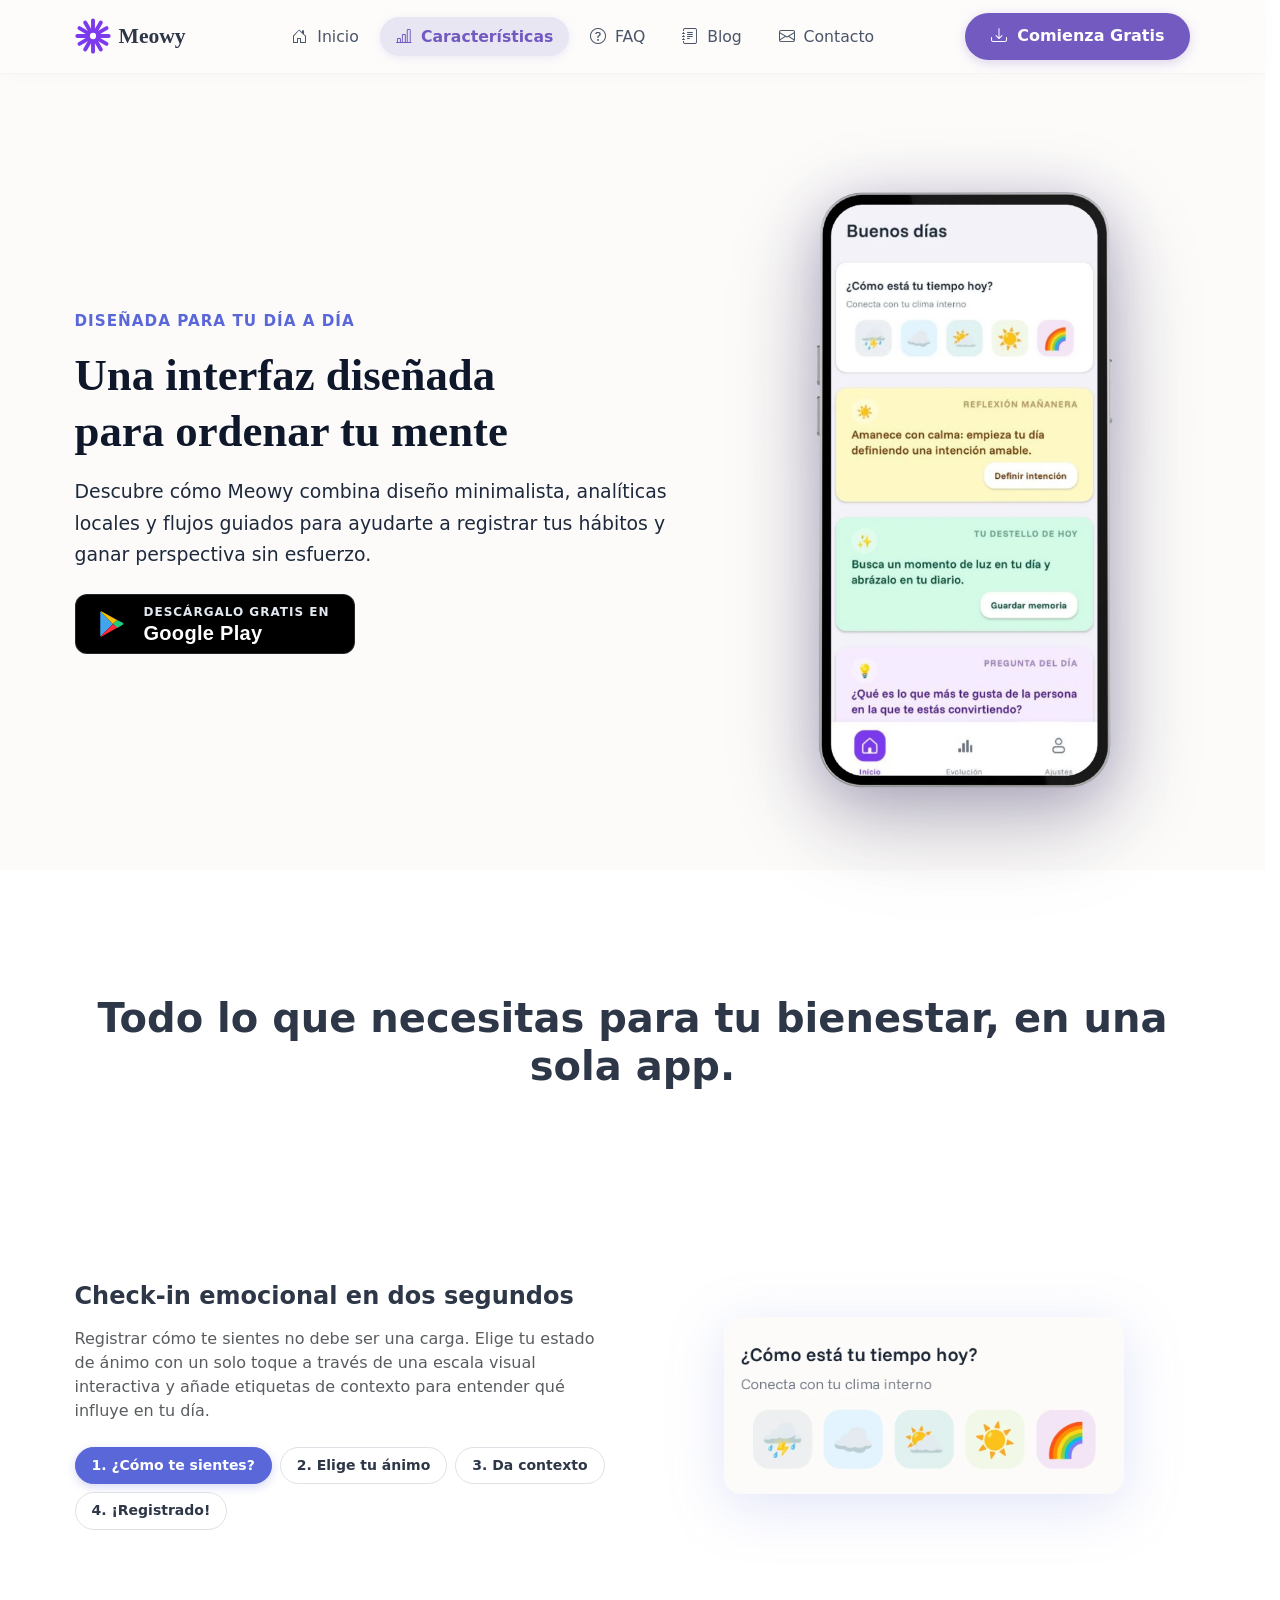
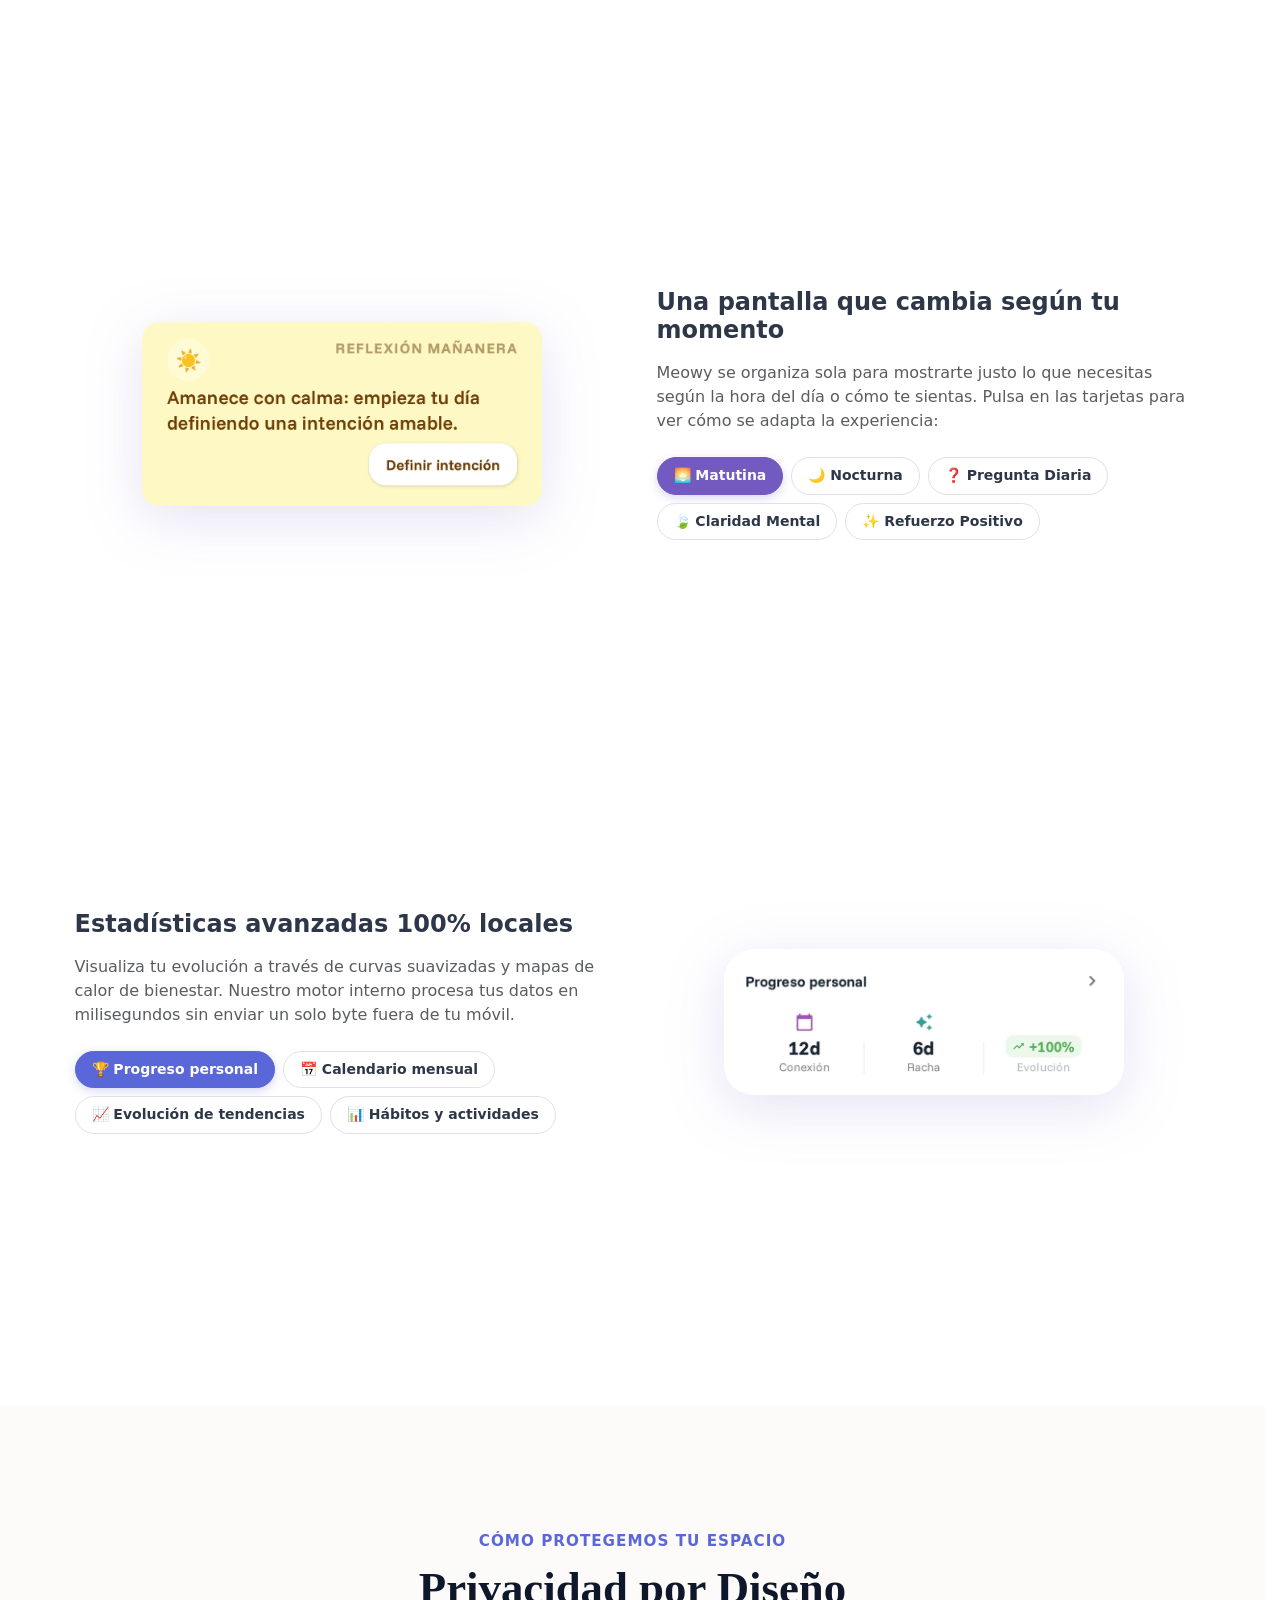
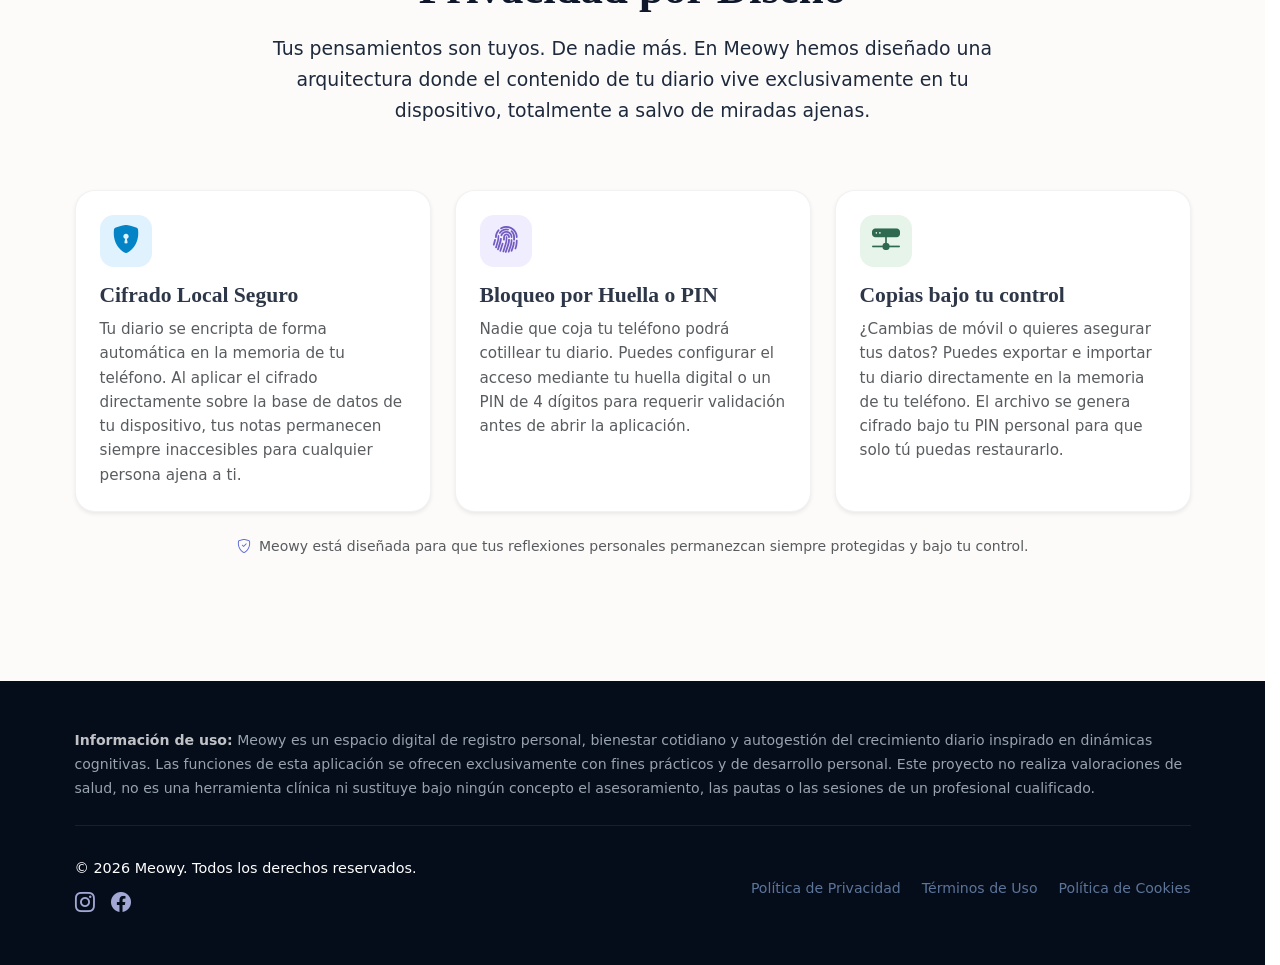
<file: caracteristicas.html>
<!DOCTYPE html>
<html lang="es">

<head>
    <meta charset="UTF-8">
    <meta name="viewport" content="width=device-width, initial-scale=1.0">
    <title>Características y Funciones | Meowy</title>
    <meta name="description" content="Descubre las características de Meowy: check-in emocional rápido, estadísticas locales, interfaz inteligente y personalización según tu ritmo.">
    <link rel="canonical" href="https://www.tudominio.com/caracteristicas.html" />

    <script type="application/ld+json">
    {
      "@context": "https://schema.org",
      "@type": "SoftwareApplication",
      "name": "Meowy",
      "operatingSystem": "Android",
      "applicationCategory": "HealthAndFitnessApplication",
      "offers": {
        "@type": "Offer",
        "price": "0",
        "priceCurrency": "EUR"
      }
    }
    </script>

    <link rel="icon" type="image/svg+xml" href="images/logo.svg">
    <meta property="og:type" content="website">
    <meta property="og:title" content="Características y Funciones | Meowy">
    <meta property="og:description" content="Una interfaz diseñada para ordenar tu mente. Analíticas locales, ritmos circadianos y flujos guiados para tu bienestar.">
    <meta property="og:image" content="images/home_meowy.webp">
    <meta name="twitter:card" content="summary_large_image">
    <meta name="twitter:title" content="Características y Funciones | Meowy">
    <meta name="twitter:description" content="Una interfaz diseñada para ordenar tu mente. Analíticas locales, ritmos circadianos y flujos guiados para tu bienestar.">
    <meta name="twitter:image" content="images/home_meowy.webp">

    <link href="https://cdn.jsdelivr.net/npm/bootstrap@5.3.8/dist/css/bootstrap.min.css" rel="stylesheet">
    <link rel="stylesheet" href="https://cdn.jsdelivr.net/npm/bootstrap-icons@1.13.1/font/bootstrap-icons.min.css">
    <link rel="stylesheet" href="styles.css">
</head>

<body>

<header class="meowy-header">
    <div class="header-container">
        <nav class="navbar navbar-expand-lg navbar-light bg-light">
            <div class="container">
                <a class="navbar-brand logo-link d-inline-flex align-items-center" href="index.html">
                  <img src="images/logo.svg" width="36" height="36" alt="Logo de Meowy" class="logo-icon me-2" loading="lazy">
                  <span>Meowy</span>
                </a>

                <button class="navbar-toggler" type="button" data-bs-toggle="collapse" data-bs-target="#navbarNav" aria-controls="navbarNav" aria-expanded="false" aria-label="Toggle navigation">
                  <span class="navbar-toggler-icon"></span>
                </button>

                <div class="collapse navbar-collapse" id="navbarNav">
                  <ul class="navbar-nav mx-auto mb-2 mb-lg-0">
                    <li class="nav-item">
                      <a class="nav-link" href="index.html"><i class="bi bi-house-door me-1"></i> Inicio</a>
                    </li>
                    <li class="nav-item">
                      <a class="nav-link active" aria-current="page" href="caracteristicas.html"><i class="bi bi-bar-chart-line me-1"></i> Características</a>
                    </li>
                    <li class="nav-item">
                      <a class="nav-link" href="faq.html"><i class="bi bi-question-circle me-1"></i> FAQ</a>
                    </li>
                    <li class="nav-item">
                      <a class="nav-link" href="blog.html"><i class="bi bi-journal-text me-1"></i> Blog</a>
                    </li>
                    <li class="nav-item">
                      <a class="nav-link" href="contacto.html"><i class="bi bi-envelope me-1"></i> Contacto</a>
                    </li>
                  </ul>

                  <div class="d-flex">
                      <a href="https://play.google.com/store" target="_blank" rel="noopener noreferrer" class="btn btn-cta">
                          <i class="bi bi-download me-1"></i> Comienza Gratis
                      </a>
                  </div>
                </div>
            </div>
        </nav>
    </div>
</header>

<main>
  <section class="hero-section d-flex align-items-center">
    <div class="container">
      <div class="row align-items-center">

        <div class="col-lg-7 text-center text-lg-start mb-5 mb-lg-0">
          <span class="section-kicker d-block mb-2">
            Diseñada para tu día a día
          </span>
          <h1 class="main-page-title my-3">
            Una interfaz diseñada <br class="d-none d-md-inline"> para ordenar tu mente
          </h1>
          <p class="main-page-text mb-4">
            Descubre cómo Meowy combina diseño minimalista, analíticas locales y flujos guiados para ayudarte a registrar tus hábitos y ganar perspectiva sin esfuerzo.
          </p>
          <div class="d-inline-block">
            <a href="https://play.google.com/store" target="_blank" rel="noopener noreferrer" class="btn btn-google-play d-inline-flex align-items-center justify-content-center px-4 py-2">
              <svg xmlns="http://www.w3.org/2000/svg" width="28" height="28" viewBox="0 0 512 512" class="me-3">
                <path fill="#41a5ee" d="M10 29.814A18.17 18.17 0 0 0 5 42.63v426.74a18.17 18.17 0 0 0 5 12.816L238.2 256Z"/>
                <path fill="#21cb7d" d="M312.6 181.6 238.2 256l74.4 74.4 97.2-55.228c21.8-12.388 21.8-32.556 0-44.944Z"/>
                <path fill="#ff2a39" d="M238.2 256 10 482.186a18.1 18.1 0 0 0 22.8 1.488l279.8-158.874Z"/>
                <path fill="#f3bf00" d="M238.2 256 312.6 181.6 32.8 28.326a18.1 18.1 0 0 0-22.8 1.488Z"/>
              </svg>
              <div class="text-start text-white">
                <span class="d-block text-uppercase small fw-semibold" style="font-size: 0.75rem; letter-spacing: 1px; color: #e2e8f0;">Descárgalo gratis en</span>
                <span class="d-block h5 mb-0 fw-bold" style="font-family: -apple-system, BlinkMacSystemFont, 'Segoe UI', Roboto, sans-serif; letter-spacing: 0.3px;">Google Play</span>
              </div>
            </a>
          </div>
        </div>

        <div class="col-lg-5 text-center hero-glow-aura">
          <img src="images/home_meowy.webp" alt="Meowy App Mockup" class="img-fluid hero-img-contained animate-up-down" loading="lazy">
        </div>

      </div>
    </div>
  </section>

  <section class="features-zigzag-section py-5">
    <div class="container py-4">

      <div class="row text-center mb-5">
        <div class="col-12">
          <h2 id="caracteristicas" class="display-6 fw-bold text-dark-zen">
            Todo lo que necesitas para tu bienestar, en una sola app.
          </h2>
        </div>
      </div>

      <div class="zigzag-rows-wrapper d-flex flex-column zigzag-gap-custom">

        <div class="row align-items-center g-4 g-lg-5 flex-column-reverse flex-lg-row">
          <div class="col-lg-6">
            <h3 class="h4 fw-bold text-dark-zen mb-3">Check-in emocional en dos segundos</h3>
            <p class="text-muted lead fs-6 mb-4">
              Registrar cómo te sientes no debe ser una carga. Elige tu estado de ánimo con un solo toque a través de una escala visual interactiva y añade etiquetas de contexto para entender qué influye en tu día.
            </p>
            <div class="d-flex flex-wrap gap-2 justify-content-center justify-content-lg-start">
              <button class="btn btn-sm btn-checkin-tab active" data-checkin="0">1. ¿Cómo te sientes?</button>
              <button class="btn btn-sm btn-checkin-tab" data-checkin="1">2. Elige tu ánimo</button>
              <button class="btn btn-sm btn-checkin-tab" data-checkin="2">3. Da contexto</button>
              <button class="btn btn-sm btn-checkin-tab" data-checkin="3">4. ¡Registrado!</button>
            </div>
          </div>
          <div class="col-lg-6 text-center">
            <div class="card-slider-wrapper position-relative mx-auto">
              <img src="images/meowy_checkin_paso1_inicio.webp" alt="Meowy Check-in Emocional Paso 1 Inicio" class="img-fluid checkin-slide-img active" loading="lazy">
              <img src="images/meowy_checkin_paso2_estado_animo.webp" alt="Meowy Check-in Emocional Paso 2 Selección de Ánimo" class="img-fluid checkin-slide-img" loading="lazy">
              <img src="images/meowy_checkin_paso3_actividades_emociones.webp" alt="Meowy Check-in Emocional Paso 3 Actividades y Emociones" class="img-fluid checkin-slide-img" loading="lazy">
              <img src="images/meowy_checkin_paso4_completado.webp" alt="Meowy Check-in Emocional Paso 4 Registro Completado" class="img-fluid checkin-slide-img" loading="lazy">
            </div>
          </div>
        </div>

        <div class="row align-items-center g-4 g-lg-5">
          <div class="col-lg-6 text-center">
            <div class="card-slider-wrapper position-relative mx-auto">
              <img src="images/meowy_app_tarjeta_matutina.webp" alt="Meowy Tarjeta Matutina e Intención Diaria" class="img-fluid card-slide-img active" loading="lazy">
              <img src="images/meowy_app_tarjeta_nocturna.webp" alt="Meowy Tarjeta Nocturna y Reflexión" class="img-fluid card-slide-img" loading="lazy">
              <img src="images/meowy_app_tarjeta_pregunta_diaria.webp" alt="Meowy Pregunta Diaria de Diario" class="img-fluid card-slide-img" loading="lazy">
              <img src="images/meowy_app_tarjeta_desahogo.webp" alt="Meowy Espacio de Desahogo y Vaciado Mental" class="img-fluid card-slide-img" loading="lazy">
              <img src="images/meowy_app_tarjeta_refuerzo_positivo.webp" alt="Meowy Refuerzo Positivo y Gratitud" class="img-fluid card-slide-img" loading="lazy">
            </div>
          </div>
          <div class="col-lg-6">
            <h3 class="h4 fw-bold text-dark-zen mb-3">Una pantalla que cambia según tu momento</h3>
            <p class="text-muted lead fs-6 mb-4">
              Meowy se organiza sola para mostrarte justo lo que necesitas según la hora del día o cómo te sientas. Pulsa en las tarjetas para ver cómo se adapta la experiencia:
            </p>
            <div class="d-flex flex-wrap gap-2 justify-content-center justify-content-lg-start">
              <button class="btn btn-sm btn-card-tab active" data-slide="0">🌅 Matutina</button>
              <button class="btn btn-sm btn-card-tab" data-slide="1">🌙 Nocturna</button>
              <button class="btn btn-sm btn-card-tab" data-slide="2">❓ Pregunta Diaria</button>
              <button class="btn btn-sm btn-card-tab" data-slide="3">🍃 Claridad Mental</button>
              <button class="btn btn-sm btn-card-tab" data-slide="4">✨ Refuerzo Positivo</button>
            </div>
          </div>
        </div>

        <div class="row align-items-center g-4 g-lg-5 flex-column-reverse flex-lg-row">
          <div class="col-lg-6">
            <h3 class="h4 fw-bold text-dark-zen mb-3">Estadísticas avanzadas 100% locales</h3>
            <p class="text-muted lead fs-6 mb-4">
              Visualiza tu evolución a través de curvas suavizadas y mapas de calor de bienestar. Nuestro motor interno procesa tus datos en milisegundos sin enviar un solo byte fuera de tu móvil.
            </p>
            <div class="d-flex flex-wrap gap-2 justify-content-center justify-content-lg-start">
              <button class="btn btn-sm btn-stats-tab active" data-stats="0">🏆 Progreso personal</button>
              <button class="btn btn-sm btn-stats-tab" data-stats="1">📅 Calendario mensual</button>
              <button class="btn btn-sm btn-stats-tab" data-stats="2">📈 Evolución de tendencias</button>
              <button class="btn btn-sm btn-stats-tab" data-stats="3">📊 Hábitos y actividades</button>
            </div>
          </div>
          <div class="col-lg-6 text-center">
            <div class="card-slider-wrapper position-relative mx-auto">
              <img src="images/meowy_evolucion_progreso_personal.webp" alt="Meowy Progreso Personal y Estadísticas" class="img-fluid stats-slide-img active" loading="lazy">
              <img src="images/meowy_evolucion_calendario_mensual.webp" alt="Meowy Evolución Calendario Mensual" class="img-fluid stats-slide-img" loading="lazy">
              <img src="images/meowy_evolucion_grafica_tendencias.webp" alt="Meowy Gráficas de Tendencias de Ánimo" class="img-fluid stats-slide-img" loading="lazy">
              <img src="images/meowy_evolucion_analisis_actividades.webp" alt="Meowy Análisis de Actividades y Hábitos" class="img-fluid stats-slide-img" loading="lazy">
            </div>
          </div>
        </div>

      </div>
    </div>
  </section>

  <section id="seguridad" class="security-grid-section py-5 bg-light-zen">
    <div class="container py-4">
      <div class="row text-center mb-5">
        <div class="col-lg-8 mx-auto">
          <span class="section-kicker d-block mb-2">Cómo protegemos tu espacio</span>
          <h2 class="main-page-title display-6 mb-3">Privacidad por Diseño</h2>
          <p class="main-page-text mx-auto">
            Tus pensamientos son tuyos. De nadie más. En Meowy hemos diseñado una arquitectura donde el contenido de tu diario vive exclusivamente en tu dispositivo, totalmente a salvo de miradas ajenas.
          </p>
        </div>
      </div>

      <div class="row g-4">
        <div class="col-md-4">
          <div class="card h-100 feature-card shadow-sm p-4 text-center text-md-start bg-white">
            <div class="feature-icon-wrapper icon-blue mb-3">
              <i class="bi bi-shield-lock-fill fs-3" style="color: #0284c7;"></i>
            </div>
            <h3 class="card-title-custom h5 fw-bold mb-2">Cifrado Local Seguro</h3>
            <p class="card-text-custom mb-0">
              Tu diario se encripta de forma automática en la memoria de tu teléfono. Al aplicar el cifrado directamente sobre la base de datos de tu dispositivo, tus notas permanecen siempre inaccesibles para cualquier persona ajena a ti.
            </p>
          </div>
        </div>

        <div class="col-md-4">
          <div class="card h-100 feature-card shadow-sm p-4 text-center text-md-start bg-white">
            <div class="feature-icon-wrapper icon-purple mb-3">
              <i class="bi bi-fingerprint fs-3" style="color: #725ac1;"></i>
            </div>
            <h3 class="card-title-custom h5 fw-bold mb-2">Bloqueo por Huella o PIN</h3>
            <p class="card-text-custom mb-0">
              Nadie que coja tu teléfono podrá cotillear tu diario. Puedes configurar el acceso mediante tu huella digital o un PIN de 4 dígitos para requerir validación antes de abrir la aplicación.
            </p>
          </div>
        </div>

        <div class="col-md-4">
          <div class="card h-100 feature-card shadow-sm p-4 text-center text-md-start bg-white">
            <div class="feature-icon-wrapper icon-green mb-3">
              <i class="bi bi-hdd-network-fill fs-3" style="color: #2d6a4f;"></i>
            </div>
            <h3 class="card-title-custom h5 fw-bold mb-2">Copias bajo tu control</h3>
            <p class="card-text-custom mb-0">
              ¿Cambias de móvil o quieres asegurar tus datos? Puedes exportar e importar tu diario directamente en la memoria de tu teléfono. El archivo se genera cifrado bajo tu PIN personal para que solo tú puedas restaurarlo.
            </p>
          </div>
        </div>
      </div>

      <div class="row justify-content-center mt-4">
        <div class="col-lg-10 text-center">
          <p class="text-muted small mb-0">
            <i class="bi bi-shield-check text-accent me-1"></i> Meowy está diseñada para que tus reflexiones personales permanezcan siempre protegidas y bajo tu control.
          </p>
        </div>
      </div>
    </div>
  </section>
</main>

<footer class="meowy-footer py-5" style="background-color: #050c1a; color: #a2a8d3;">
  <div class="container">

    <div class="row mb-4">
      <div class="col-12">
        <div class="footer-disclaimer">
          <p class="mb-0 text-start opacity-75" style="line-height: 1.7; font-size: 0.88rem; color: #cbd5e1; text-align: justify;">
            <strong class="text-white">Información de uso:</strong> Meowy es un espacio digital de registro personal, bienestar cotidiano y autogestión del crecimiento diario inspirado en dinámicas cognitivas. Las funciones de esta aplicación se ofrecen exclusivamente con fines prácticos y de desarrollo personal. Este proyecto no realiza valoraciones de salud, no es una herramienta clínica ni sustituye bajo ningún concepto el asesoramiento, las pautas o las sesiones de un profesional cualificado.
          </p>
        </div>
      </div>
    </div>

    <hr class="my-4" style="border-top: 1px solid rgba(255, 255, 255, 0.08); opacity: 1;">

    <div class="row align-items-center pt-2">

      <div class="col-12 col-md-6 text-center text-md-start mb-3 mb-md-0">
        <p class="copyright-text small mb-2 text-white" style="font-size: 0.9rem;">
          © 2026 Meowy. Todos los derechos reservados.
        </p>
        <div class="d-flex align-items-center justify-content-center justify-content-md-start gap-3 mt-1">
          <a href="https://www.instagram.com/my_meowy_app/" target="_blank" rel="noopener noreferrer" class="social-footer-link" aria-label="Instagram">
            <i class="bi bi-instagram fs-5"></i>
          </a>
          <a href="https://www.facebook.com/profile.php?id=61559661555806" target="_blank" rel="noopener noreferrer" class="social-footer-link" aria-label="Facebook">
            <i class="bi bi-facebook fs-5"></i>
          </a>
        </div>
      </div>

      <div class="col-12 col-md-6 text-center text-md-end">
        <nav class="footer-nav" aria-label="Enlaces legales">
          <ul class="list-inline mb-0 footer-links">
            <li class="list-inline-item me-3">
              <a href="privacidad.html" class="text-decoration-none transition-link">Política de Privacidad</a>
            </li>
            <li class="list-inline-item me-3">
              <a href="terminos.html" class="text-decoration-none transition-link">Términos de Uso</a>
            </li>
            <li class="list-inline-item">
              <a href="cookies.html" class="text-decoration-none transition-link">Política de Cookies</a>
            </li>
          </ul>
        </nav>
      </div>

    </div> </div>

</footer>

<script src="https://cdn.jsdelivr.net/npm/bootstrap@5.3.8/dist/js/bootstrap.bundle.min.js"></script>

<script>
  document.addEventListener("DOMContentLoaded", () => {
    const checkinSlides = document.querySelectorAll(".checkin-slide-img");
    const checkinButtons = document.querySelectorAll(".btn-checkin-tab");
    let currentCheckin = 0;
    let autoCheckinInterval;

    function showCheckin(index) {
      checkinSlides.forEach((slide, i) => {
        if (i === index) {
          slide.classList.add("active");
        } else {
          slide.classList.remove("active");
        }
      });
      checkinButtons.forEach((btn, i) => {
        if (i === index) {
          btn.classList.add("active");
        } else {
          btn.classList.remove("active");
        }
      });
      currentCheckin = index;
    }

    checkinButtons.forEach((button, index) => {
      button.addEventListener("click", () => {
        showCheckin(index);
        resetAutoCheckin();
      });
    });

    function nextCheckin() {
      const next = (currentCheckin + 1) % checkinSlides.length;
      showCheckin(next);
    }

    function startAutoCheckin() {
      autoCheckinInterval = setInterval(nextCheckin, 3500);
    }

    function resetAutoCheckin() {
      clearInterval(autoCheckinInterval);
      startAutoCheckin();
    }

    startAutoCheckin();

    const slides = document.querySelectorAll(".card-slide-img");
    const buttons = document.querySelectorAll(".btn-card-tab");
    let currentSlide = 0;
    let autoSlideInterval;

    function showSlide(index) {
      slides.forEach((slide, i) => {
        if (i === index) {
          slide.classList.add("active");
        } else {
          slide.classList.remove("active");
        }
      });
      buttons.forEach((btn, i) => {
        if (i === index) {
          btn.classList.add("active");
        } else {
          btn.classList.remove("active");
        }
      });
      currentSlide = index;
    }

    buttons.forEach((button, index) => {
      button.addEventListener("click", () => {
        showSlide(index);
        resetAutoSlide();
      });
    });

    function nextSlide() {
      const next = (currentSlide + 1) % slides.length;
      showSlide(next);
    }

    function startAutoSlide() {
      autoSlideInterval = setInterval(nextSlide, 3500);
    }

    function resetAutoSlide() {
      clearInterval(autoSlideInterval);
      startAutoSlide();
    }

    startAutoSlide();

    const statsSlides = document.querySelectorAll(".stats-slide-img");
    const statsButtons = document.querySelectorAll(".btn-stats-tab");
    let currentStats = 0;
    let autoStatsInterval;

    function showStats(index) {
      statsSlides.forEach((slide, i) => {
        if (i === index) {
          slide.classList.add("active");
        } else {
          slide.classList.remove("active");
        }
      });
      statsButtons.forEach((btn, i) => {
        if (i === index) {
          btn.classList.add("active");
        } else {
          btn.classList.remove("active");
        }
      });
      currentStats = index;
    }

    statsButtons.forEach((button, index) => {
      button.addEventListener("click", () => {
        showStats(index);
        resetAutoStats();
      });
    });

    function nextStats() {
      const next = (currentStats + 1) % statsSlides.length;
      showStats(next);
    }

    function startAutoStats() {
      autoStatsInterval = setInterval(nextStats, 3500);
    }

    function resetAutoStats() {
      clearInterval(autoStatsInterval);
      startAutoStats();
    }

    startAutoStats();
  });
</script>
<button id="scrollToTopBtn" class="scroll-to-top" aria-label="Volver arriba">
  <i class="bi bi-arrow-up-short"></i>
</button>

<script>
  document.addEventListener("DOMContentLoaded", function() {
    const scrollBtn = document.getElementById("scrollToTopBtn");
    window.addEventListener("scroll", function() {
      if (window.scrollY > 400) {
        scrollBtn.classList.add("show");
      } else {
        scrollBtn.classList.remove("show");
      }
    });
    scrollBtn.addEventListener("click", function() {
      window.scrollTo({ top: 0, behavior: "smooth" });
    });
  });
</script>
</body>
</html>
</file>
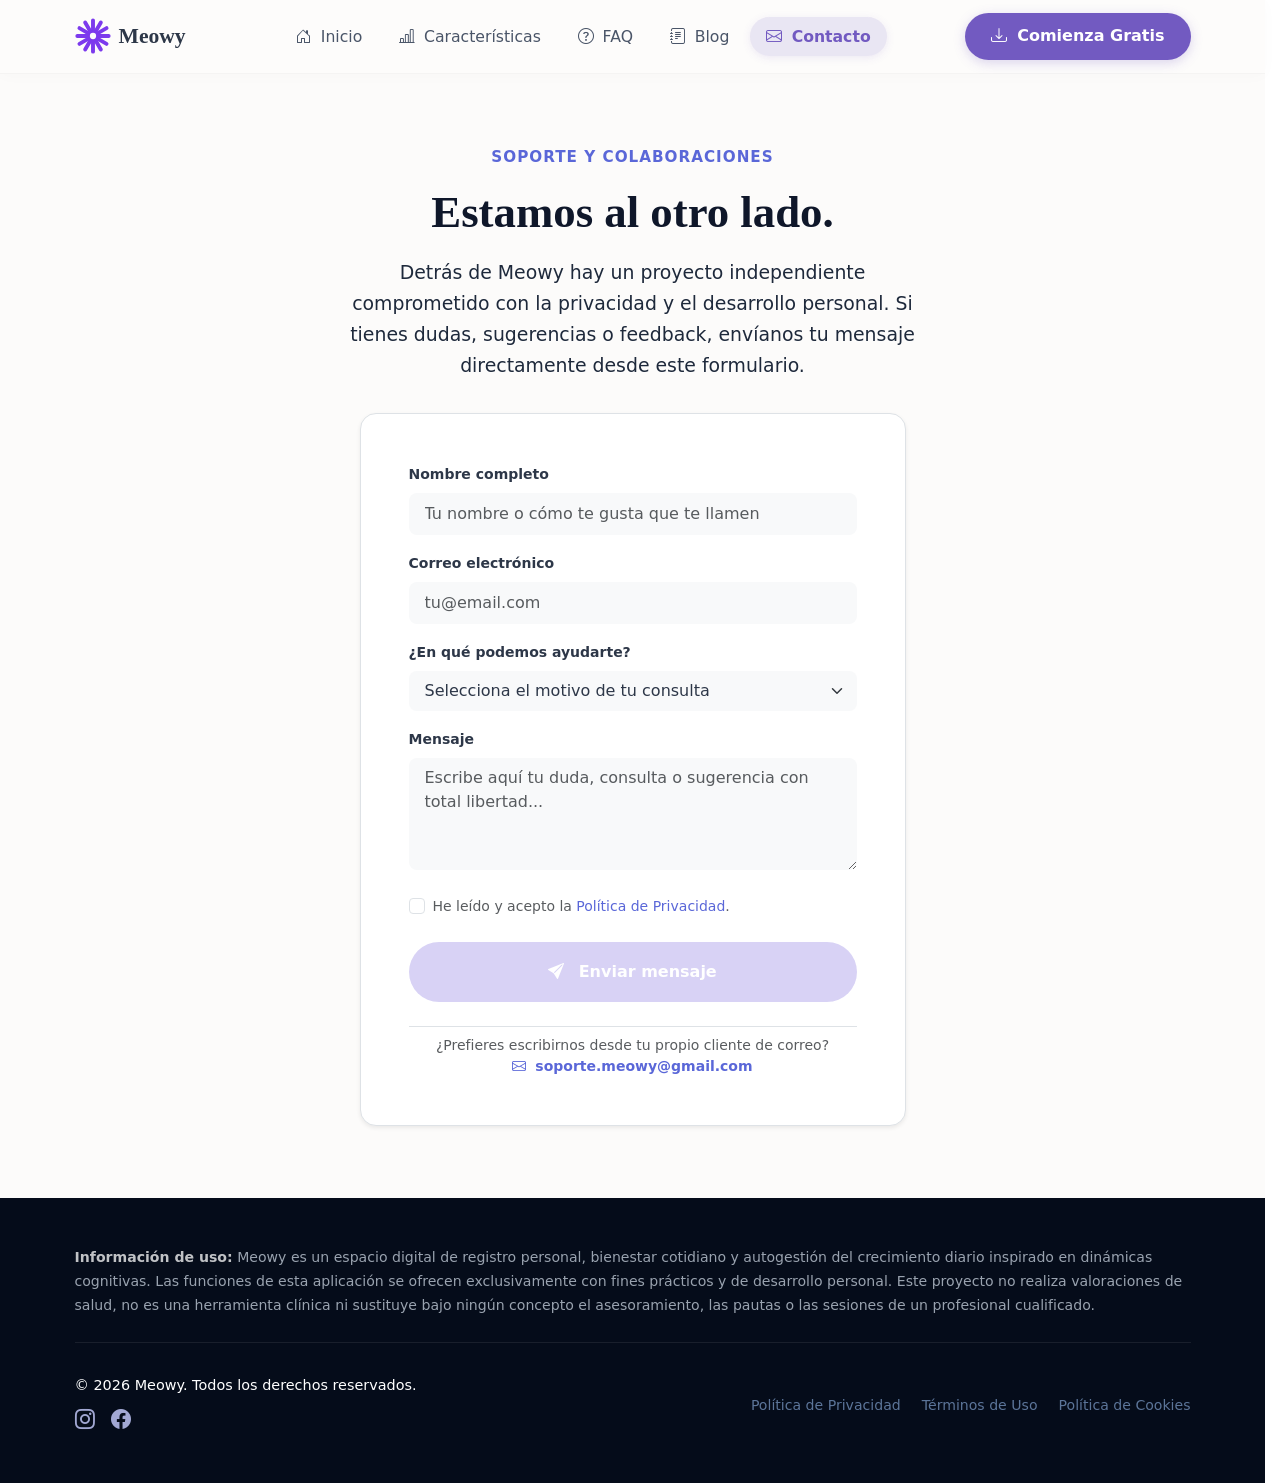
<file: contacto.html>
<!DOCTYPE html>
<html lang="es">

<head>
    <meta charset="UTF-8">
    <meta name="viewport" content="width=device-width, initial-scale=1.0">
    <title>Contacto y Soporte | Meowy</title>
    <meta name="description" content="Ponte en contacto con el equipo de Meowy. Formulario de soporte técnico, feedback y colaboraciones directas.">

    <link rel="canonical" href="https://www.tudominio.com/contacto.html" />

    <link rel="icon" type="image/svg+xml" href="images/logo.svg">

    <meta property="og:type" content="website">
    <meta property="og:title" content="Contacto y Soporte | Meowy">
    <meta property="og:description" content="¿Tienes dudas, feedback o quieres colaborar? Envíanos un mensaje directo desde nuestro formulario.">
    <meta property="og:image" content="images/home_meowy.webp">

    <meta name="twitter:card" content="summary_large_image">
    <meta name="twitter:title" content="Contacto y Soporte | Meowy">
    <meta name="twitter:description" content="¿Tienes dudas, feedback o quieres colaborar? Envíanos un mensaje directo desde nuestro formulario.">
    <meta name="twitter:image" content="images/home_meowy.webp">

    <link href="https://cdn.jsdelivr.net/npm/bootstrap@5.3.8/dist/css/bootstrap.min.css" rel="stylesheet">
    <link rel="stylesheet" href="https://cdn.jsdelivr.net/npm/bootstrap-icons@1.13.1/font/bootstrap-icons.min.css">
    <link rel="stylesheet" href="styles.css">
</head>

<body>

<header class="meowy-header">
    <div class="header-container">

 <nav class="navbar navbar-expand-lg navbar-light bg-light">
    <div class="container">
        <a class="navbar-brand logo-link d-inline-flex align-items-center" href="index.html">
          <img src="images/logo.svg" width="36" height="36" alt="Logo de Meowy" class="logo-icon me-2" loading="lazy">
          <span>Meowy</span>
        </a>

    <button class="navbar-toggler" type="button" data-bs-toggle="collapse" data-bs-target="#navbarNav" aria-controls="navbarNav" aria-expanded="false" aria-label="Toggle navigation">
      <span class="navbar-toggler-icon"></span>
    </button>

    <div class="collapse navbar-collapse" id="navbarNav">

      <ul class="navbar-nav mx-auto mb-2 mb-lg-0">
        <li class="nav-item">
          <a class="nav-link" href="index.html"><i class="bi bi-house-door me-1"></i> Inicio</a>
        </li>
        <li class="nav-item">
          <a class="nav-link" href="caracteristicas.html"><i class="bi bi-bar-chart-line me-1"></i> Características</a>
        </li>
        <li class="nav-item">
          <a class="nav-link" href="faq.html"><i class="bi bi-question-circle me-1"></i> FAQ</a>
        </li>
        <li class="nav-item">
          <a class="nav-link" href="blog.html"><i class="bi bi-journal-text me-1"></i> Blog</a>
        </li>
        <li class="nav-item">
          <a class="nav-link active" aria-current="page" href="contacto.html"><i class="bi bi-envelope me-1"></i> Contacto</a>
        </li>
      </ul>

                    <div class="d-flex">
                        <a href="https://play.google.com/store" target="_blank" rel="noopener noreferrer" class="btn btn-cta">
                            <i class="bi bi-download me-1"></i> Comienza Gratis
                        </a>
                    </div>
                </div>
            </div>
        </nav>
    </div>
</header>

<main class="py-5 bg-light-zen" style="min-height: 70vh;">
  <div class="container py-4">

    <div class="row justify-content-center text-center mb-4">
      <div class="col-12 col-md-10 col-lg-7">
        <span class="section-kicker d-block mb-2">
          Soporte y Colaboraciones
        </span>

        <h1 class="main-page-title my-3">
          Estamos al otro lado.
        </h1>

        <p class="main-page-text max-w-xl mx-auto mb-2">
          Detrás de Meowy hay un proyecto independiente comprometido con la privacidad y el desarrollo personal. Si tienes dudas, sugerencias o feedback, envíanos tu mensaje directamente desde este formulario.
        </p>
      </div>
    </div>

    <div class="row justify-content-center">
      <div class="col-12 col-md-10 col-lg-7 col-xl-6">
        <div class="bg-white rounded-4 shadow-sm p-4 p-md-5 text-start border">

          <form action="https://formsubmit.co/soporte.meowy@gmail.com" method="POST">

            <input type="text" name="_honey" style="display:none" aria-label="honeypot">
            <input type="hidden" name="_captcha" value="false">
            <input type="hidden" name="_subject" value="Nuevo mensaje desde Meowy Web">
            <input type="hidden" name="_next" value="https://beni84.github.io/Meowy/gracias.html">

            <div class="mb-3">
              <label for="contactName" class="form-label fw-bold text-dark-zen small">Nombre completo</label>
              <input type="text" class="form-control form-control-lg bg-light border-0 fs-6" id="contactName" name="name" placeholder="Tu nombre o cómo te gusta que te llamen" required>
            </div>

            <div class="mb-3">
              <label for="contactEmail" class="form-label fw-bold text-dark-zen small">Correo electrónico</label>
              <input type="email" class="form-control form-control-lg bg-light border-0 fs-6" id="contactEmail" name="email" placeholder="tu@email.com" required>
            </div>

            <div class="mb-3">
              <label for="contactSubject" class="form-label fw-bold text-dark-zen small">¿En qué podemos ayudarte?</label>
              <select class="form-select form-select-lg bg-light border-0 fs-6 text-dark-zen" id="contactSubject" name="motivo" required>
                <option value="" selected disabled>Selecciona el motivo de tu consulta</option>
                <option value="Soporte Técnico">Soporte técnico o ayuda con la app</option>
                <option value="Sugerencia o Feedback">Sugerencia o propuesta de mejora</option>
                <option value="Colaboración">Propuesta de colaboración o profesional</option>
                <option value="Privacidad o Datos">Consulta sobre privacidad o datos</option>
                <option value="Otro">Otro motivo</option>
              </select>
            </div>

            <div class="mb-4">
              <label for="contactMessage" class="form-label fw-bold text-dark-zen small">Mensaje</label>
              <textarea class="form-control form-control-lg bg-light border-0 fs-6" id="contactMessage" name="message" rows="4" placeholder="Escribe aquí tu duda, consulta o sugerencia con total libertad..." required></textarea>
            </div>

            <div class="form-check mb-4">
              <input class="form-check-input" type="checkbox" id="privacyConsent" required>
              <label class="form-check-label small text-muted" for="privacyConsent">
                He leído y acepto la <a href="privacidad.html" class="text-accent text-decoration-none fw-medium" target="_blank">Política de Privacidad</a>.
              </label>
            </div>

            <div class="d-grid">
              <button type="submit" id="submitBtn" class="btn btn-cta py-3 fs-6" disabled>
                <i class="bi bi-send-fill me-2"></i> Enviar mensaje
              </button>
            </div>

          </form>

          <div class="text-center mt-4 pt-2 border-top">
            <p class="text-muted small mb-0">
              ¿Prefieres escribirnos desde tu propio cliente de correo? <br>
              <a href="mailto:soporte.meowy@gmail.com" class="text-accent fw-semibold text-decoration-none">
                <i class="bi bi-envelope me-1"></i> soporte.meowy@gmail.com
              </a>
            </p>
          </div>

        </div>
      </div>
    </div>

  </div>
</main>

<footer class="meowy-footer py-5" style="background-color: #050c1a; color: #a2a8d3;">
  <div class="container">

    <div class="row mb-4">
      <div class="col-12">
        <div class="footer-disclaimer">
          <p class="mb-0 text-start opacity-75" style="line-height: 1.7; font-size: 0.88rem; color: #cbd5e1; text-align: justify;">
            <strong class="text-white">Información de uso:</strong> Meowy es un espacio digital de registro personal, bienestar cotidiano y autogestión del crecimiento diario inspirado en dinámicas cognitivas. Las funciones de esta aplicación se ofrecen exclusivamente con fines prácticos y de desarrollo personal. Este proyecto no realiza valoraciones de salud, no es una herramienta clínica ni sustituye bajo ningún concepto el asesoramiento, las pautas o las sesiones de un profesional cualificado.
          </p>
        </div>
      </div>
    </div>

    <hr class="my-4" style="border-top: 1px solid rgba(255, 255, 255, 0.08); opacity: 1;">

    <div class="row align-items-center pt-2">

      <div class="col-12 col-md-6 text-center text-md-start mb-3 mb-md-0">
        <p class="copyright-text small mb-2 text-white" style="font-size: 0.9rem;">
          © 2026 Meowy. Todos los derechos reservados.
        </p>
        <div class="d-flex align-items-center justify-content-center justify-content-md-start gap-3 mt-1">
          <a href="https://www.instagram.com/my_meowy_app/" target="_blank" rel="noopener noreferrer" class="social-footer-link" aria-label="Instagram">
            <i class="bi bi-instagram fs-5"></i>
          </a>
          <a href="https://www.facebook.com/profile.php?id=61559661555806" target="_blank" rel="noopener noreferrer" class="social-footer-link" aria-label="Facebook">
            <i class="bi bi-facebook fs-5"></i>
          </a>
        </div>
      </div>

      <div class="col-12 col-md-6 text-center text-md-end">
        <nav class="footer-nav" aria-label="Enlaces legales">
          <ul class="list-inline mb-0 footer-links">
            <li class="list-inline-item me-3">
              <a href="privacidad.html" class="text-decoration-none transition-link">Política de Privacidad</a>
            </li>
            <li class="list-inline-item me-3">
              <a href="terminos.html" class="text-decoration-none transition-link">Términos de Uso</a>
            </li>
            <li class="list-inline-item">
              <a href="cookies.html" class="text-decoration-none transition-link">Política de Cookies</a>
            </li>
          </ul>
        </nav>
      </div>

    </div> </div>

</footer>

<script src="https://cdn.jsdelivr.net/npm/bootstrap@5.3.8/dist/js/bootstrap.bundle.min.js"></script>
<button id="scrollToTopBtn" class="scroll-to-top" aria-label="Volver arriba">
  <i class="bi bi-arrow-up-short"></i>
</button>

<script>
  document.addEventListener("DOMContentLoaded", function() {
    const scrollBtn = document.getElementById("scrollToTopBtn");
    window.addEventListener("scroll", function() {
      if (window.scrollY > 400) {
        scrollBtn.classList.add("show");
      } else {
        scrollBtn.classList.remove("show");
      }
    });
    scrollBtn.addEventListener("click", function() {
      window.scrollTo({ top: 0, behavior: "smooth" });
    });

    // Validación interactiva del formulario de contacto
    const nameInput = document.getElementById("contactName");
    const emailInput = document.getElementById("contactEmail");
    const subjectSelect = document.getElementById("contactSubject");
    const messageInput = document.getElementById("contactMessage");
    const privacyCheck = document.getElementById("privacyConsent");
    const submitBtn = document.getElementById("submitBtn");

    function validateForm() {
      const isNameValid = nameInput.value.trim().length > 0;
      const isEmailValid = emailInput.value.trim().length > 0 && emailInput.checkValidity();
      const isSubjectValid = subjectSelect.value !== "";
      const isMessageValid = messageInput.value.trim().length > 0;
      const isPrivacyChecked = privacyCheck.checked;

      const isValid = isNameValid && isEmailValid && isSubjectValid && isMessageValid && isPrivacyChecked;
      submitBtn.disabled = !isValid;
    }

    if (nameInput && emailInput && subjectSelect && messageInput && privacyCheck && submitBtn) {
      nameInput.addEventListener("input", validateForm);
      emailInput.addEventListener("input", validateForm);
      subjectSelect.addEventListener("change", validateForm);
      messageInput.addEventListener("input", validateForm);
      privacyCheck.addEventListener("change", validateForm);

      validateForm();
    }
  });
</script>
</body>
</html>
</file>
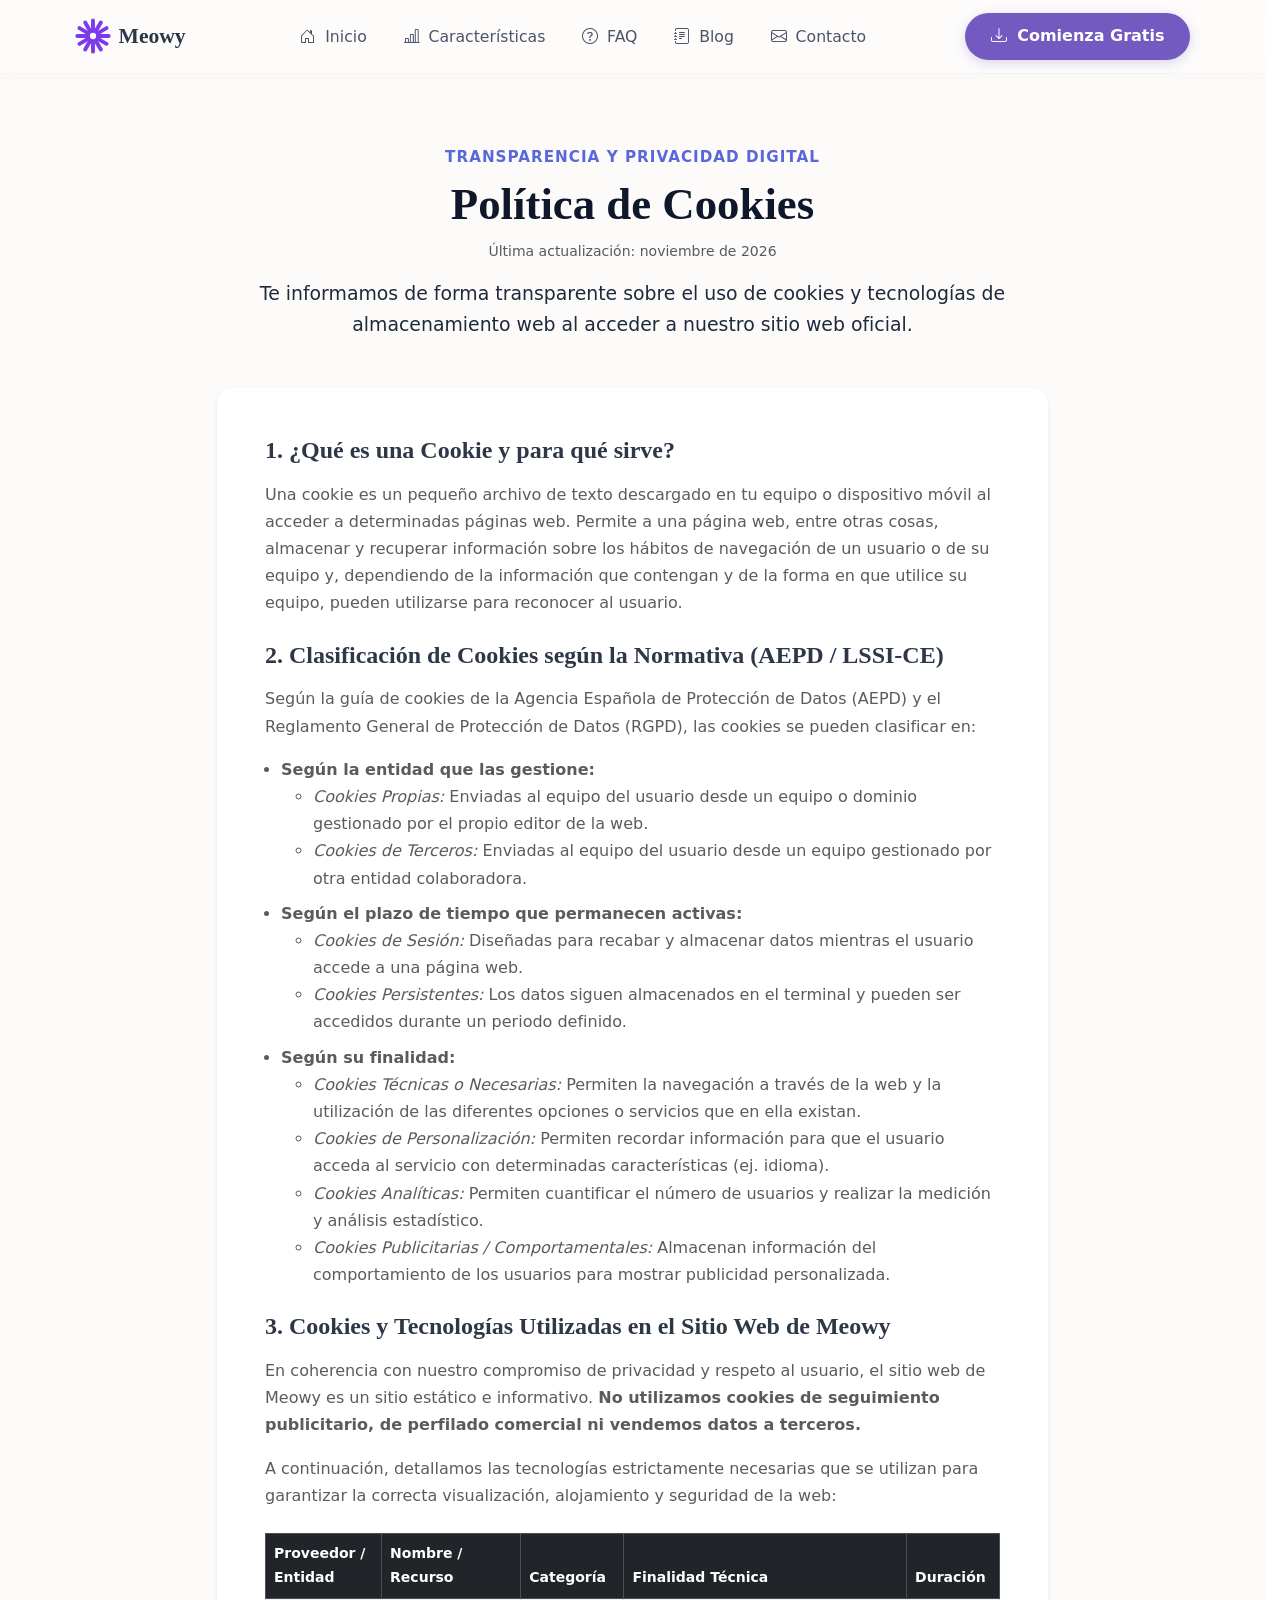
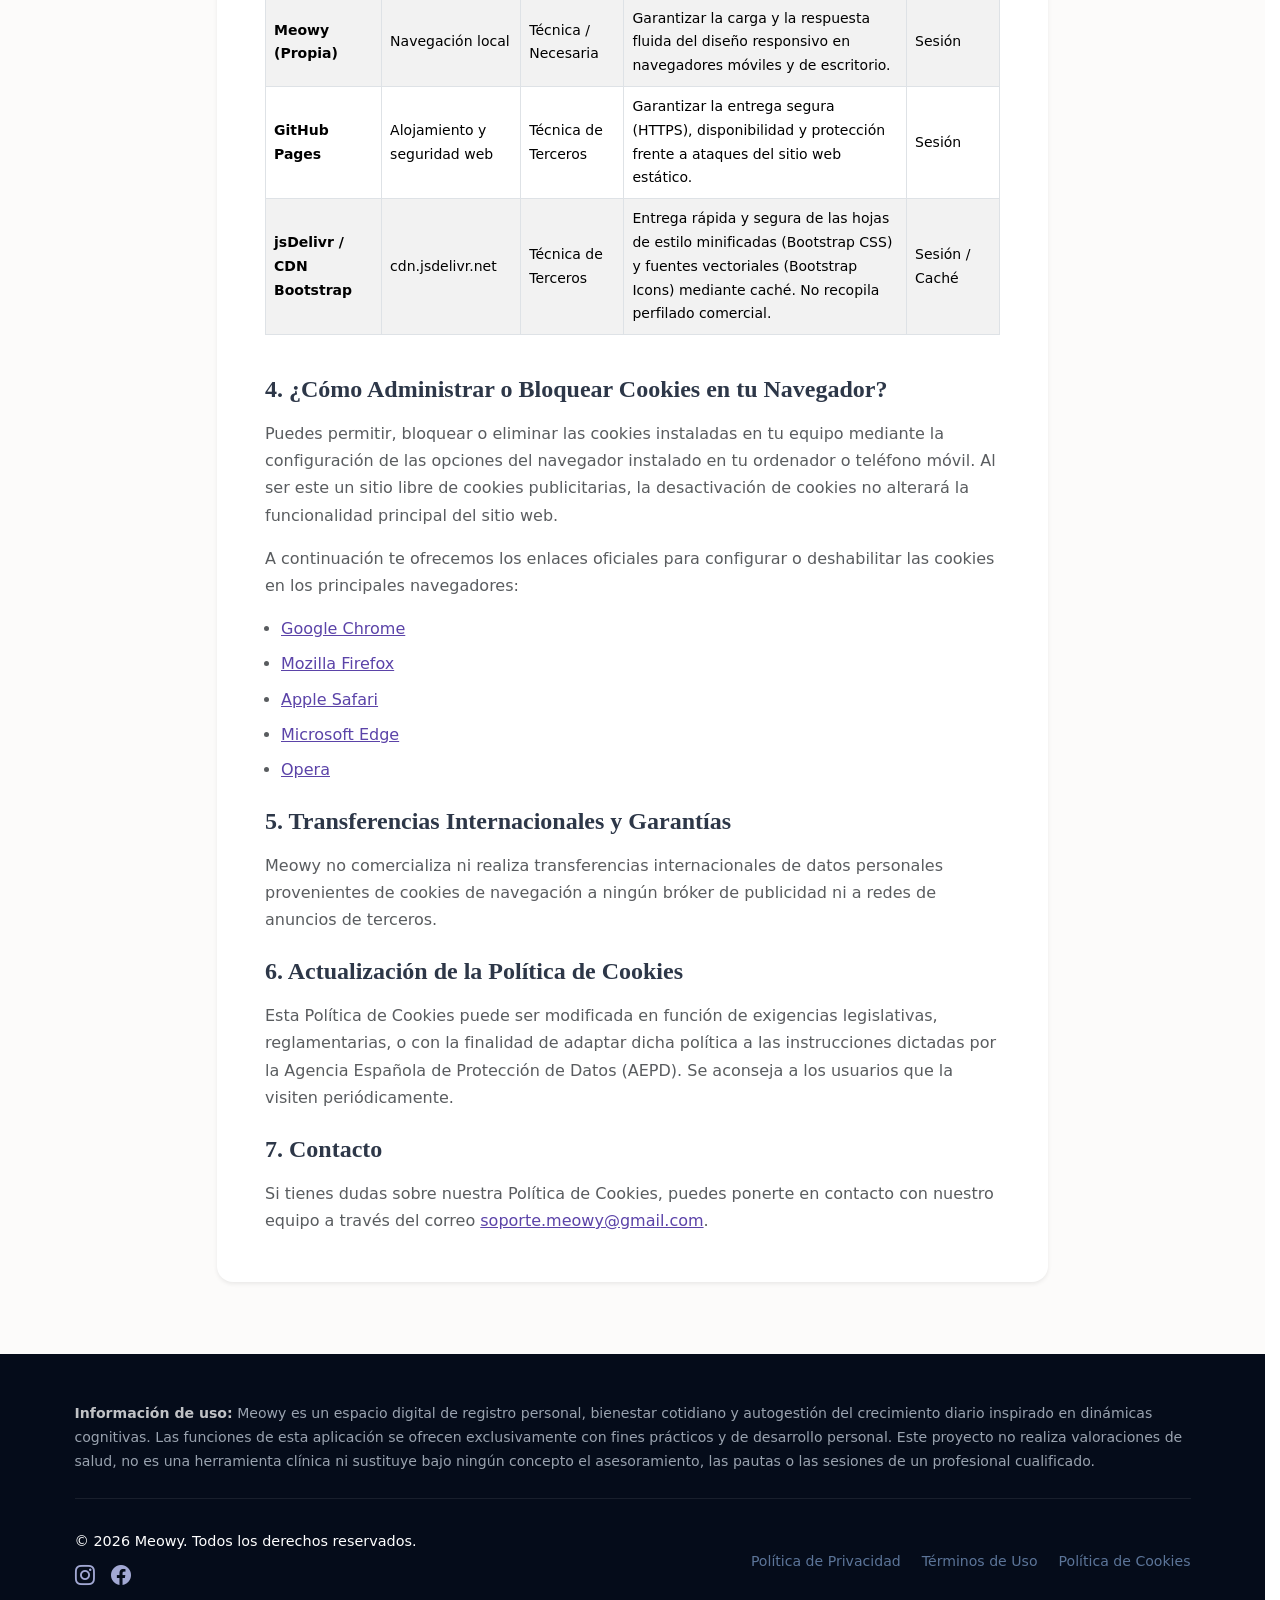
<file: cookies.html>
<!DOCTYPE html>
<html lang="es">

<head>
    <meta charset="UTF-8">
    <meta name="viewport" content="width=device-width, initial-scale=1.0">
    <title>Política de Cookies | Meowy</title>
    <meta name="description" content="Política de cookies detallada del sitio web de Meowy. Información sobre el uso de tecnologías web, cookies técnicas y cómo configurarlas en tu navegador.">

    <link rel="icon" type="image/svg+xml" href="images/logo.svg">

    <meta property="og:type" content="website">
    <meta property="og:title" content="Política de Cookies | Meowy">
    <meta property="og:description" content="Información detallada sobre el uso de cookies y tecnologías de navegación en la web de Meowy.">
    <meta property="og:image" content="images/home_meowy.webp">

    <meta name="twitter:card" content="summary_large_image">
    <meta name="twitter:title" content="Política de Cookies | Meowy">
    <meta name="twitter:description" content="Información detallada sobre el uso de cookies y tecnologías de navegación en la web de Meowy.">
    <meta name="twitter:image" content="images/home_meowy.webp">

    <link href="https://cdn.jsdelivr.net/npm/bootstrap@5.3.8/dist/css/bootstrap.min.css" rel="stylesheet">
    <link rel="stylesheet" href="https://cdn.jsdelivr.net/npm/bootstrap-icons@1.13.1/font/bootstrap-icons.min.css">
    <link rel="stylesheet" href="styles.css">
</head>

<body>

<header class="meowy-header">
    <div class="header-container">
        <nav class="navbar navbar-expand-lg navbar-light bg-light">
            <div class="container">
                <a class="navbar-brand logo-link d-inline-flex align-items-center" href="index.html">
                    <img src="images/logo.svg" width="36" height="36" alt="Logo de Meowy" class="logo-icon me-2" loading="lazy">
                    <span>Meowy</span>
                </a>

                <button class="navbar-toggler" type="button" data-bs-toggle="collapse" data-bs-target="#navbarNav" aria-controls="navbarNav" aria-expanded="false" aria-label="Toggle navigation">
                    <span class="navbar-toggler-icon"></span>
                </button>

                <div class="collapse navbar-collapse" id="navbarNav">
                    <ul class="navbar-nav mx-auto mb-2 mb-lg-0">
                        <li class="nav-item">
                            <a class="nav-link" href="index.html"><i class="bi bi-house-door me-1"></i> Inicio</a>
                        </li>
                        <li class="nav-item">
                            <a class="nav-link" href="caracteristicas.html"><i class="bi bi-bar-chart-line me-1"></i> Características</a>
                        </li>
                        <li class="nav-item">
                            <a class="nav-link" href="faq.html"><i class="bi bi-question-circle me-1"></i> FAQ</a>
                        </li>
                        <li class="nav-item">
                            <a class="nav-link" href="blog.html"><i class="bi bi-journal-text me-1"></i> Blog</a>
                        </li>
                        <li class="nav-item">
                            <a class="nav-link" href="contacto.html"><i class="bi bi-envelope me-1"></i> Contacto</a>
                        </li>
                    </ul>

                    <div class="d-flex">
                        <a href="https://play.google.com/store" target="_blank" rel="noopener noreferrer" class="btn btn-cta">
                            <i class="bi bi-download me-1"></i> Comienza Gratis
                        </a>
                    </div>
                </div>
            </div>
        </nav>
    </div>
</header>

<main class="py-5 bg-light-zen">
    <div class="container py-4">
        <div class="row justify-content-center">
            <div class="col-lg-10 col-xl-9">

                <div class="text-center mb-5">
                    <span class="section-kicker d-block mb-2">Transparencia y Privacidad Digital</span>
                    <h1 class="main-page-title mb-2">Política de Cookies</h1>
                    <p class="text-muted small mb-3">Última actualización: noviembre de 2026</p>
                    <p class="main-page-text mx-auto">
                        Te informamos de forma transparente sobre el uso de cookies y tecnologías de almacenamiento web al acceder a nuestro sitio web oficial.
                    </p>
                </div>

                <div class="bg-white rounded-4 shadow-sm p-4 p-md-5 text-dark-zen" style="line-height: 1.7;">

                    <h2 class="h4 fw-bold mb-3" style="font-family: 'Playfair Display', Georgia, serif;">1. ¿Qué es una Cookie y para qué sirve?</h2>
                    <p class="text-muted mb-4">
                        Una cookie es un pequeño archivo de texto descargado en tu equipo o dispositivo móvil al acceder a determinadas páginas web. Permite a una página web, entre otras cosas, almacenar y recuperar información sobre los hábitos de navegación de un usuario o de su equipo y, dependiendo de la información que contengan y de la forma en que utilice su equipo, pueden utilizarse para reconocer al usuario.
                    </p>

                    <h2 class="h4 fw-bold mb-3" style="font-family: 'Playfair Display', Georgia, serif;">2. Clasificación de Cookies según la Normativa (AEPD / LSSI-CE)</h2>
                    <p class="text-muted mb-3">
                        Según la guía de cookies de la Agencia Española de Protección de Datos (AEPD) y el Reglamento General de Protección de Datos (RGPD), las cookies se pueden clasificar en:
                    </p>
                    <ul class="text-muted mb-4 ps-3">
                        <li class="mb-2"><strong>Según la entidad que las gestione:</strong>
                            <ul>
                                <li><em>Cookies Propias:</em> Enviadas al equipo del usuario desde un equipo o dominio gestionado por el propio editor de la web.</li>
                                <li><em>Cookies de Terceros:</em> Enviadas al equipo del usuario desde un equipo gestionado por otra entidad colaboradora.</li>
                            </ul>
                        </li>
                        <li class="mb-2"><strong>Según el plazo de tiempo que permanecen activas:</strong>
                            <ul>
                                <li><em>Cookies de Sesión:</em> Diseñadas para recabar y almacenar datos mientras el usuario accede a una página web.</li>
                                <li><em>Cookies Persistentes:</em> Los datos siguen almacenados en el terminal y pueden ser accedidos durante un periodo definido.</li>
                            </ul>
                        </li>
                        <li class="mb-2"><strong>Según su finalidad:</strong>
                            <ul>
                                <li><em>Cookies Técnicas o Necesarias:</em> Permiten la navegación a través de la web y la utilización de las diferentes opciones o servicios que en ella existan.</li>
                                <li><em>Cookies de Personalización:</em> Permiten recordar información para que el usuario acceda al servicio con determinadas características (ej. idioma).</li>
                                <li><em>Cookies Analíticas:</em> Permiten cuantificar el número de usuarios y realizar la medición y análisis estadístico.</li>
                                <li><em>Cookies Publicitarias / Comportamentales:</em> Almacenan información del comportamiento de los usuarios para mostrar publicidad personalizada.</li>
                            </ul>
                        </li>
                    </ul>

                    <h2 class="h4 fw-bold mb-3" style="font-family: 'Playfair Display', Georgia, serif;">3. Cookies y Tecnologías Utilizadas en el Sitio Web de Meowy</h2>
                    <p class="text-muted mb-3">
                        En coherencia con nuestro compromiso de privacidad y respeto al usuario, el sitio web de Meowy es un sitio estático e informativo. <strong>No utilizamos cookies de seguimiento publicitario, de perfilado comercial ni vendemos datos a terceros.</strong>
                    </p>
                    <p class="text-muted mb-4">
                        A continuación, detallamos las tecnologías estrictamente necesarias que se utilizan para garantizar la correcta visualización, alojamiento y seguridad de la web:
                    </p>

                    <div class="table-responsive mb-4">
                        <table class="table table-bordered table-striped align-middle small text-muted">
                            <thead class="table-dark">
                                <tr>
                                    <th scope="col">Proveedor / Entidad</th>
                                    <th scope="col">Nombre / Recurso</th>
                                    <th scope="col">Categoría</th>
                                    <th scope="col">Finalidad Técnica</th>
                                    <th scope="col">Duración</th>
                                </tr>
                            </thead>
                            <tbody>
                                <tr>
                                    <td><strong>Meowy (Propia)</strong></td>
                                    <td>Navegación local</td>
                                    <td>Técnica / Necesaria</td>
                                    <td>Garantizar la carga y la respuesta fluida del diseño responsivo en navegadores móviles y de escritorio.</td>
                                    <td>Sesión</td>
                                </tr>
                                <tr>
                                    <td><strong>GitHub Pages</strong></td>
                                    <td>Alojamiento y seguridad web</td>
                                    <td>Técnica de Terceros</td>
                                    <td>Garantizar la entrega segura (HTTPS), disponibilidad y protección frente a ataques del sitio web estático.</td>
                                    <td>Sesión</td>
                                </tr>
                                <tr>
                                    <td><strong>jsDelivr / CDN Bootstrap</strong></td>
                                    <td>cdn.jsdelivr.net</td>
                                    <td>Técnica de Terceros</td>
                                    <td>Entrega rápida y segura de las hojas de estilo minificadas (Bootstrap CSS) y fuentes vectoriales (Bootstrap Icons) mediante caché. No recopila perfilado comercial.</td>
                                    <td>Sesión / Caché</td>
                                </tr>
                            </tbody>
                        </table>
                    </div>

                    <h2 class="h4 fw-bold mb-3" style="font-family: 'Playfair Display', Georgia, serif;">4. ¿Cómo Administrar o Bloquear Cookies en tu Navegador?</h2>
                    <p class="text-muted mb-3">
                        Puedes permitir, bloquear o eliminar las cookies instaladas en tu equipo mediante la configuración de las opciones del navegador instalado en tu ordenador o teléfono móvil. Al ser este un sitio libre de cookies publicitarias, la desactivación de cookies no alterará la funcionalidad principal del sitio web.
                    </p>
                    <p class="text-muted mb-3">
                        A continuación te ofrecemos los enlaces oficiales para configurar o deshabilitar las cookies en los principales navegadores:
                    </p>
                    <ul class="text-muted mb-4 ps-3">
                        <li class="mb-2"><a href="https://support.google.com/chrome/answer/95647" target="_blank" rel="noopener noreferrer" class="text-decoration-underline text-primary-custom">Google Chrome</a></li>
                        <li class="mb-2"><a href="https://support.mozilla.org/es/kb/habilitar-y-deshabilitar-cookies-sitios-web-rastreo-preferencias" target="_blank" rel="noopener noreferrer" class="text-decoration-underline text-primary-custom">Mozilla Firefox</a></li>
                        <li class="mb-2"><a href="https://support.apple.com/es-es/guide/safari/sfri11471/mac" target="_blank" rel="noopener noreferrer" class="text-decoration-underline text-primary-custom">Apple Safari</a></li>
                        <li class="mb-2"><a href="https://support.microsoft.com/es-es/microsoft-edge/eliminar-las-cookies-en-microsoft-edge-63944205-4200-9960-40e1-0fe4177d5440" target="_blank" rel="noopener noreferrer" class="text-decoration-underline text-primary-custom">Microsoft Edge</a></li>
                        <li class="mb-2"><a href="https://help.opera.com/en/latest/web-preferences/#cookies" target="_blank" rel="noopener noreferrer" class="text-decoration-underline text-primary-custom">Opera</a></li>
                    </ul>

                    <h2 class="h4 fw-bold mb-3" style="font-family: 'Playfair Display', Georgia, serif;">5. Transferencias Internacionales y Garantías</h2>
                    <p class="text-muted mb-4">
                        Meowy no comercializa ni realiza transferencias internacionales de datos personales provenientes de cookies de navegación a ningún bróker de publicidad ni a redes de anuncios de terceros.
                    </p>

                    <h2 class="h4 fw-bold mb-3" style="font-family: 'Playfair Display', Georgia, serif;">6. Actualización de la Política de Cookies</h2>
                    <p class="text-muted mb-4">
                        Esta Política de Cookies puede ser modificada en función de exigencias legislativas, reglamentarias, o con la finalidad de adaptar dicha política a las instrucciones dictadas por la Agencia Española de Protección de Datos (AEPD). Se aconseja a los usuarios que la visiten periódicamente.
                    </p>

                    <h2 class="h4 fw-bold mb-3" style="font-family: 'Playfair Display', Georgia, serif;">7. Contacto</h2>
                    <p class="text-muted mb-0">
                        Si tienes dudas sobre nuestra Política de Cookies, puedes ponerte en contacto con nuestro equipo a través del correo <a href="mailto:soporte.meowy@gmail.com" class="text-decoration-underline text-primary-custom fw-medium">soporte.meowy@gmail.com</a>.
                    </p>

                </div>

            </div>
        </div>
    </div>
</main>

<!-- FOOTER -->
<footer class="meowy-footer py-5" style="background-color: #050c1a; color: #a2a8d3;">
    <div class="container">
        <div class="row mb-4">
            <div class="col-12">
                <div class="footer-disclaimer">
                    <p class="mb-0 text-start opacity-75" style="line-height: 1.7; font-size: 0.88rem; color: #cbd5e1; text-align: justify;">
                        <strong class="text-white">Información de uso:</strong> Meowy es un espacio digital de registro personal, bienestar cotidiano y autogestión del crecimiento diario inspirado en dinámicas cognitivas. Las funciones de esta aplicación se ofrecen exclusivamente con fines prácticos y de desarrollo personal. Este proyecto no realiza valoraciones de salud, no es una herramienta clínica ni sustituye bajo ningún concepto el asesoramiento, las pautas o las sesiones de un profesional cualificado.
                    </p>
                </div>
            </div>
        </div>

        <hr class="my-4" style="border-top: 1px solid rgba(255, 255, 255, 0.08); opacity: 1;">

        <div class="row align-items-center pt-2">
            <div class="col-12 col-md-6 text-center text-md-start mb-3 mb-md-0">
                <p class="copyright-text small mb-2 text-white" style="font-size: 0.9rem;">
                    © 2026 Meowy. Todos los derechos reservados.
                </p>
                <div class="d-flex align-items-center justify-content-center justify-content-md-start gap-3 mt-1">
                    <a href="https://www.instagram.com/my_meowy_app/" target="_blank" rel="noopener noreferrer" class="social-footer-link" aria-label="Instagram">
                        <i class="bi bi-instagram fs-5"></i>
                    </a>
                    <a href="https://www.facebook.com/profile.php?id=61559661555806" target="_blank" rel="noopener noreferrer" class="social-footer-link" aria-label="Facebook">
                        <i class="bi bi-facebook fs-5"></i>
                    </a>
                </div>
            </div>

            <div class="col-12 col-md-6 text-center text-md-end">
                <nav class="footer-nav" aria-label="Enlaces legales">
                    <ul class="list-inline mb-0 footer-links">
                        <li class="list-inline-item me-3">
                            <a href="privacidad.html" class="text-decoration-none transition-link">Política de Privacidad</a>
                        </li>
                        <li class="list-inline-item me-3">
                            <a href="terminos.html" class="text-decoration-none transition-link">Términos de Uso</a>
                        </li>
                        <li class="list-inline-item">
                            <a href="cookies.html" class="text-decoration-none transition-link">Política de Cookies</a>
                        </li>
                    </ul>
                </nav>
            </div>
        </div>
    </div>
</footer>

<script src="https://cdn.jsdelivr.net/npm/bootstrap@5.3.8/dist/js/bootstrap.bundle.min.js"></script>
<button id="scrollToTopBtn" class="scroll-to-top" aria-label="Volver arriba">
  <i class="bi bi-arrow-up-short"></i>
</button>

<script>
  document.addEventListener("DOMContentLoaded", function() {
    const scrollBtn = document.getElementById("scrollToTopBtn");
    window.addEventListener("scroll", function() {
      if (window.scrollY > 400) {
        scrollBtn.classList.add("show");
      } else {
        scrollBtn.classList.remove("show");
      }
    });
    scrollBtn.addEventListener("click", function() {
      window.scrollTo({ top: 0, behavior: "smooth" });
    });
  });
</script>
</body>
</html>
</file>
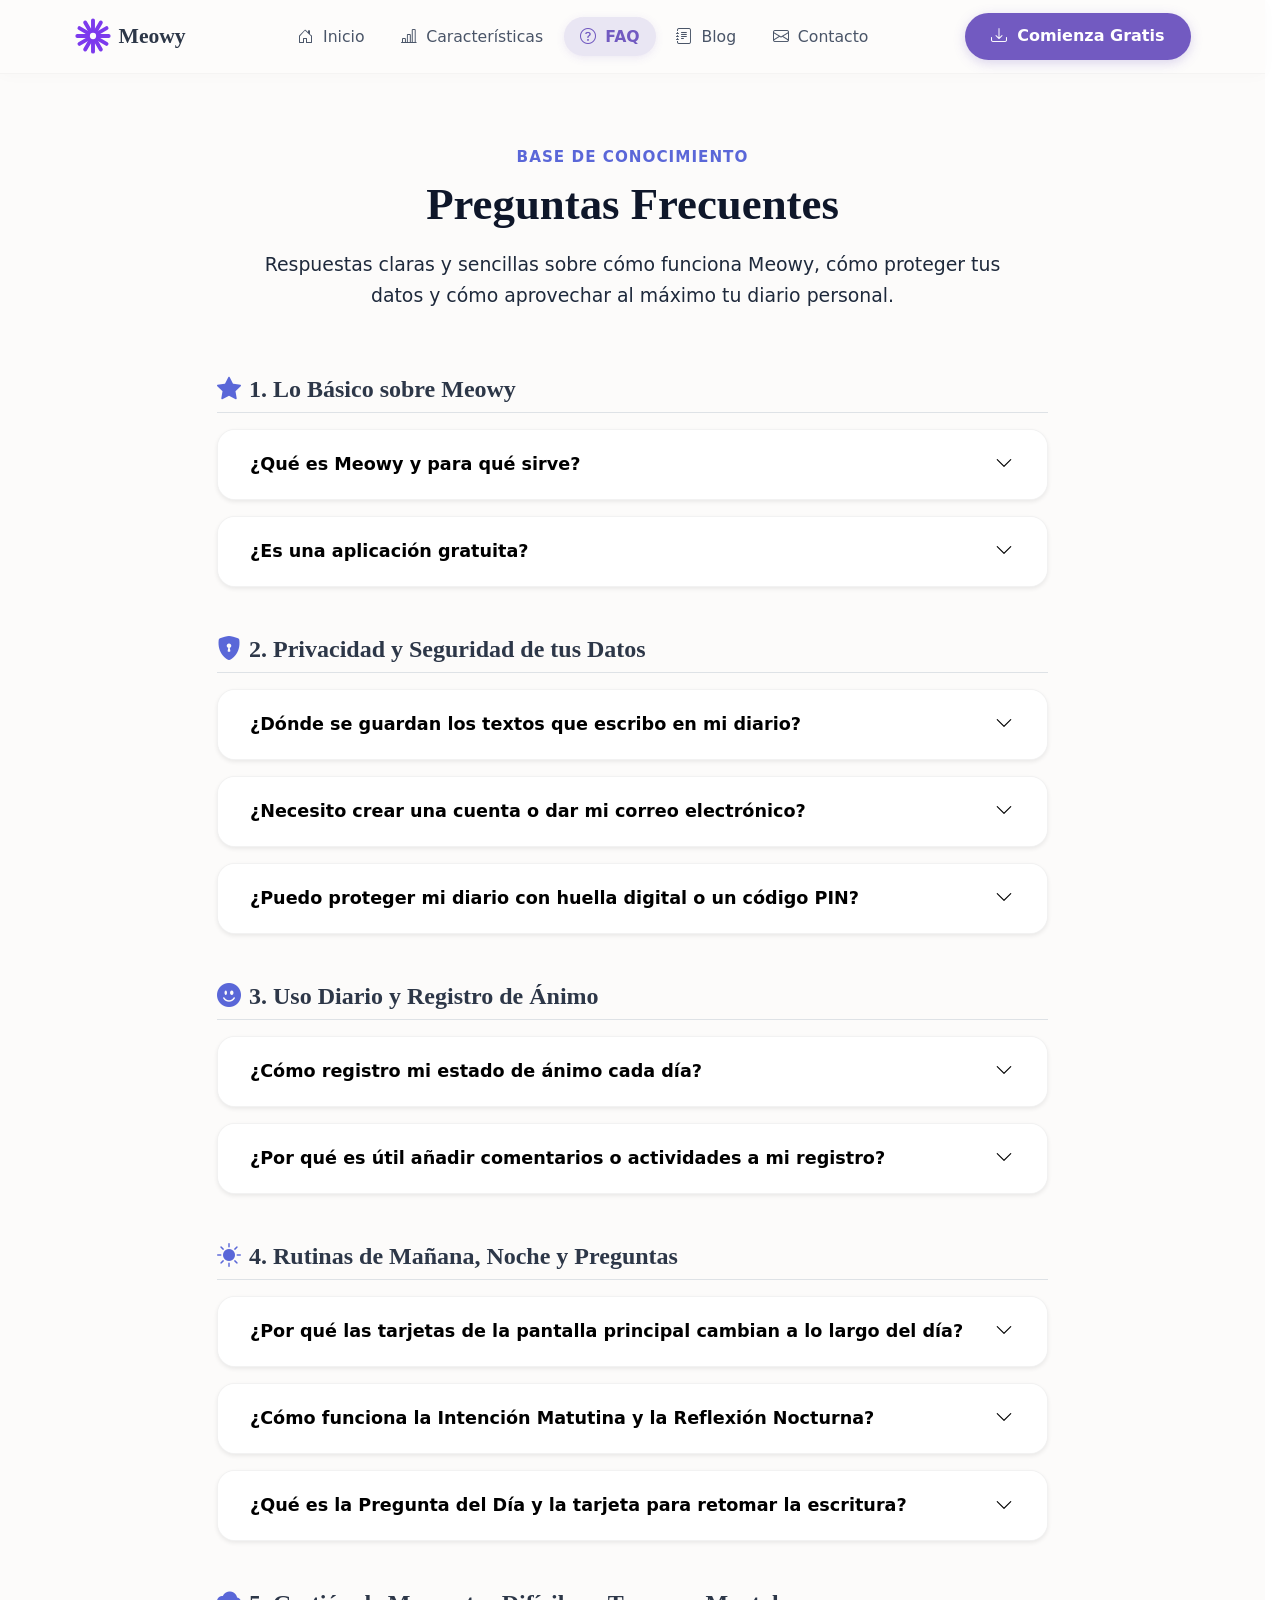
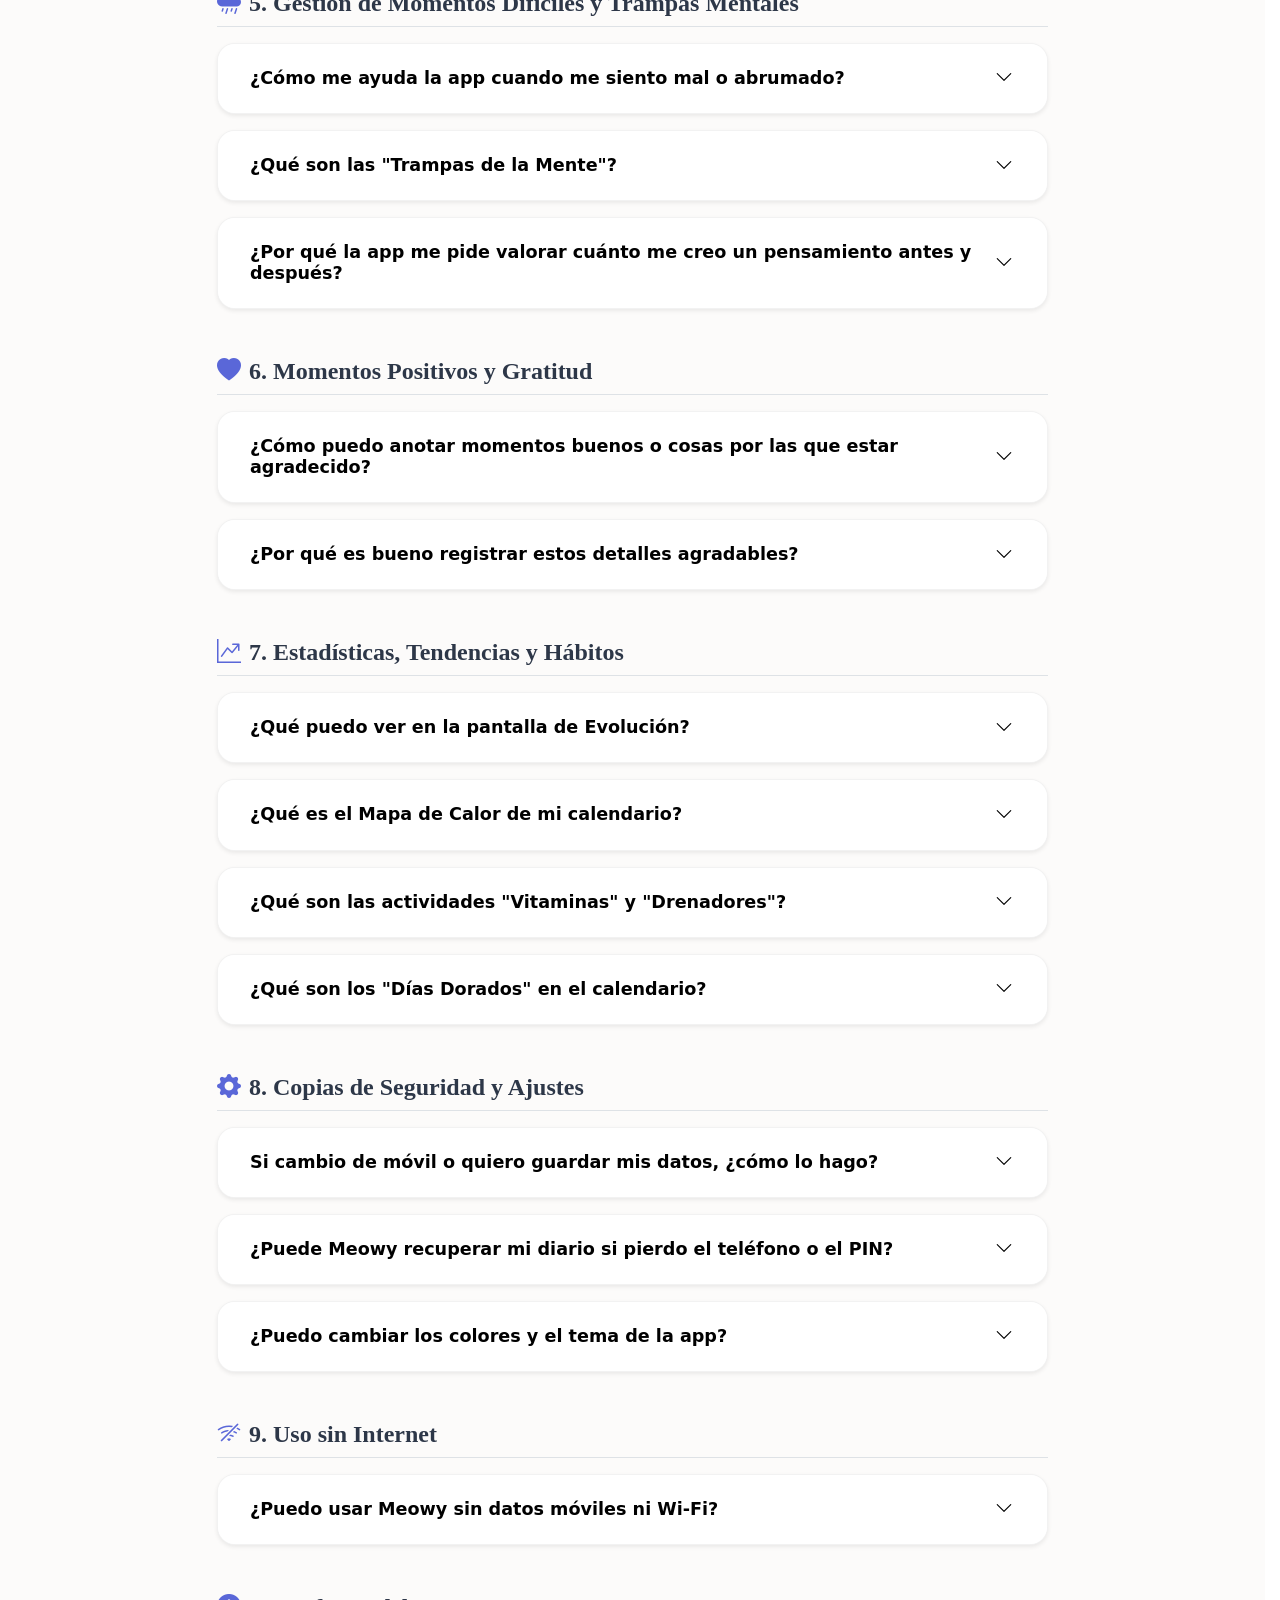
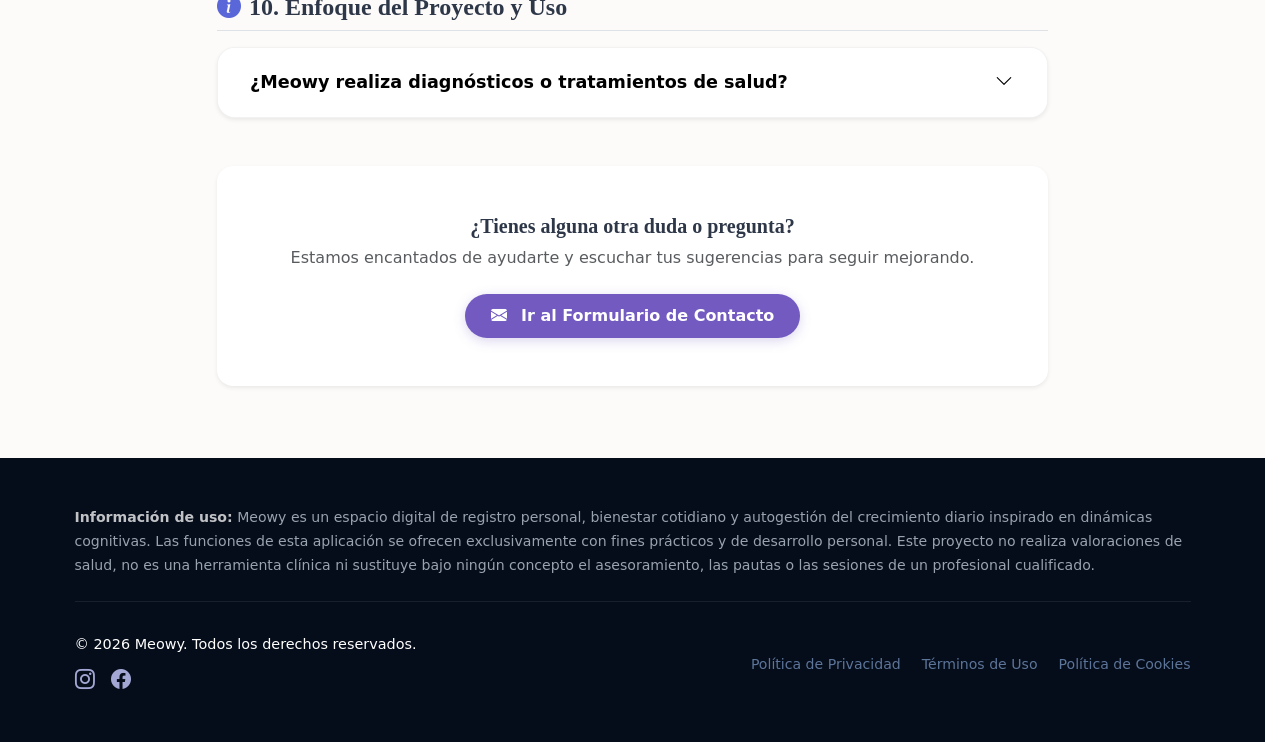
<file: faq.html>
<!DOCTYPE html>
<html lang="es">

<head>
    <meta charset="UTF-8">
    <meta name="viewport" content="width=device-width, initial-scale=1.0">
    <title>Preguntas Frecuentes (FAQ) | Meowy</title>
    <meta name="description" content="Centro de ayuda y Preguntas Frecuentes sobre Meowy. Respuestas claras y sencillas sobre privacidad, uso de la app, rutinas diarias y copias de seguridad.">

    <link rel="canonical" href="https://www.tudominio.com/faq.html" />

    <script type="application/ld+json">
    {
      "@context": "https://schema.org",
      "@type": "FAQPage",
      "mainEntity": [{
        "@type": "Question",
        "name": "¿Qué es Meowy y para qué sirve?",
        "acceptedAnswer": {
          "@type": "Answer",
          "text": "Meowy es un diario emocional personal para tu teléfono. Te ayuda a registrar cómo te sientes en segundos, descubrir qué hábitos influyen en tu estado de ánimo y soltar las ideas que te abruman para vivir con mayor tranquilidad."
        }
      }, {
        "@type": "Question",
        "name": "¿Dónde se guardan los textos que escribo en mi diario?",
        "acceptedAnswer": {
          "@type": "Answer",
          "text": "Todo lo que escribes se guarda únicamente en la memoria de tu propio teléfono móvil. Ninguna otra persona ni nosotros podemos leer tus notas porque nunca se envían a servidores de Internet."
        }
      }, {
        "@type": "Question",
        "name": "¿Es una aplicación gratuita?",
        "acceptedAnswer": {
          "@type": "Answer",
          "text": "Sí. Puedes descargar Meowy gratis y utilizar sus funciones principales de escritura y registro diario sin coste alguno."
        }
      }]
    }
    </script>

    <link rel="icon" type="image/svg+xml" href="images/logo.svg">
    <meta property="og:type" content="website">
    <meta property="og:title" content="Preguntas Frecuentes (FAQ) | Meowy">
    <meta property="og:description" content="Resuelve todas tus dudas sobre el uso de la app Meowy y el cuidado de tu bienestar emocional.">
    <meta property="og:image" content="images/home_meowy.webp">
    <meta name="twitter:card" content="summary_large_image">
    <meta name="twitter:title" content="Preguntas Frecuentes (FAQ) | Meowy">
    <meta name="twitter:description" content="Resuelve todas tus dudas sobre el uso de la app Meowy y el cuidado de tu bienestar emocional.">
    <meta name="twitter:image" content="images/home_meowy.webp">

    <link href="https://cdn.jsdelivr.net/npm/bootstrap@5.3.8/dist/css/bootstrap.min.css" rel="stylesheet">
    <link rel="stylesheet" href="https://cdn.jsdelivr.net/npm/bootstrap-icons@1.13.1/font/bootstrap-icons.min.css">
    <link rel="stylesheet" href="styles.css">
</head>

<body>

<header class="meowy-header">
    <div class="header-container">
        <nav class="navbar navbar-expand-lg navbar-light bg-light">
            <div class="container">
                <a class="navbar-brand logo-link d-inline-flex align-items-center" href="index.html">
                    <img src="images/logo.svg" width="36" height="36" alt="Logo de Meowy" class="logo-icon me-2" loading="lazy">
                    <span>Meowy</span>
                </a>

                <button class="navbar-toggler" type="button" data-bs-toggle="collapse" data-bs-target="#navbarNav" aria-controls="navbarNav" aria-expanded="false" aria-label="Toggle navigation">
                    <span class="navbar-toggler-icon"></span>
                </button>

                <div class="collapse navbar-collapse" id="navbarNav">
                    <ul class="navbar-nav mx-auto mb-2 mb-lg-0">
                        <li class="nav-item">
                            <a class="nav-link" href="index.html"><i class="bi bi-house-door me-1"></i> Inicio</a>
                        </li>
                        <li class="nav-item">
                            <a class="nav-link" href="caracteristicas.html"><i class="bi bi-bar-chart-line me-1"></i> Características</a>
                        </li>
                        <li class="nav-item">
                            <a class="nav-link active" aria-current="page" href="faq.html"><i class="bi bi-question-circle me-1"></i> FAQ</a>
                        </li>
                        <li class="nav-item">
                            <a class="nav-link" href="blog.html"><i class="bi bi-journal-text me-1"></i> Blog</a>
                        </li>
                        <li class="nav-item">
                            <a class="nav-link" href="contacto.html"><i class="bi bi-envelope me-1"></i> Contacto</a>
                        </li>
                    </ul>

                    <div class="d-flex">
                        <a href="https://play.google.com/store" target="_blank" rel="noopener noreferrer" class="btn btn-cta">
                            <i class="bi bi-download me-1"></i> Comienza Gratis
                        </a>
                    </div>
                </div>
            </div>
        </nav>
    </div>
</header>

<main class="py-5 bg-light-zen">
    <div class="container py-4">

        <div class="row justify-content-center text-center mb-5">
            <div class="col-lg-9 col-xl-8">
                <span class="section-kicker d-block mb-2">Base de Conocimiento</span>
                <h1 class="main-page-title mb-3">Preguntas Frecuentes</h1>
                <p class="main-page-text mx-auto">
                    Respuestas claras y sencillas sobre cómo funciona Meowy, cómo proteger tus datos y cómo aprovechar al máximo tu diario personal.
                </p>
            </div>
        </div>

        <div class="row justify-content-center">
            <div class="col-lg-10 col-xl-9">

                <div class="mb-5">
                    <h2 class="h4 fw-bold text-dark-zen mb-3 pb-2 border-bottom d-flex align-items-center" style="font-family: 'Playfair Display', Georgia, serif;">
                        <i class="bi bi-star-fill text-accent me-2"></i> 1. Lo Básico sobre Meowy
                    </h2>

                    <div class="accordion faq-custom-accordion" id="accBasics">

                        <div class="accordion-item border bg-white shadow-sm mb-3">
                            <h3 class="accordion-header" id="hBasicsOne">
                                <button class="accordion-button collapsed fw-bold" type="button" data-bs-toggle="collapse" data-bs-target="#cBasicsOne" aria-expanded="false" aria-controls="cBasicsOne">
                                    ¿Qué es Meowy y para qué sirve?
                                </button>
                            </h3>
                            <div id="cBasicsOne" class="accordion-collapse collapse" aria-labelledby="hBasicsOne" data-bs-parent="#accBasics">
                                <div class="accordion-body faq-answer border-top-0">
                                    <p class="mb-0">Meowy es un diario emocional personal para tu teléfono. Te ayuda a registrar cómo te sientes en segundos, descubrir qué hábitos influyen en tu estado de ánimo y soltar las ideas que te abruman para vivir con mayor tranquilidad.</p>
                                </div>
                            </div>
                        </div>

                        <div class="accordion-item border bg-white shadow-sm mb-3">
                            <h3 class="accordion-header" id="hBasicsTwo">
                                <button class="accordion-button collapsed fw-bold" type="button" data-bs-toggle="collapse" data-bs-target="#cBasicsTwo" aria-expanded="false" aria-controls="cBasicsTwo">
                                    ¿Es una aplicación gratuita?
                                </button>
                            </h3>
                            <div id="cBasicsTwo" class="accordion-collapse collapse" aria-labelledby="hBasicsTwo" data-bs-parent="#accBasics">
                                <div class="accordion-body faq-answer border-top-0">
                                    <p class="mb-0">Sí. Puedes descargar Meowy gratis y utilizar sus funciones principales de escritura y registro diario sin coste alguno.</p>
                                </div>
                            </div>
                        </div>

                    </div>
                </div>

                <div class="mb-5">
                    <h2 class="h4 fw-bold text-dark-zen mb-3 pb-2 border-bottom d-flex align-items-center" style="font-family: 'Playfair Display', Georgia, serif;">
                        <i class="bi bi-shield-lock-fill text-accent me-2"></i> 2. Privacidad y Seguridad de tus Datos
                    </h2>

                    <div class="accordion faq-custom-accordion" id="accPrivacy">

                        <div class="accordion-item border bg-white shadow-sm mb-3">
                            <h3 class="accordion-header" id="hPrivacyOne">
                                <button class="accordion-button collapsed fw-bold" type="button" data-bs-toggle="collapse" data-bs-target="#cPrivacyOne" aria-expanded="false" aria-controls="cPrivacyOne">
                                    ¿Dónde se guardan los textos que escribo en mi diario?
                                </button>
                            </h3>
                            <div id="cPrivacyOne" class="accordion-collapse collapse" aria-labelledby="hPrivacyOne" data-bs-parent="#accPrivacy">
                                <div class="accordion-body faq-answer border-top-0">
                                    <p class="mb-0">Todo lo que escribes se guarda únicamente en la memoria de tu propio teléfono móvil. Ninguna otra persona ni nosotros podemos leer tus notas porque nunca se envían a servidores de Internet.</p>
                                </div>
                            </div>
                        </div>

                        <div class="accordion-item border bg-white shadow-sm mb-3">
                            <h3 class="accordion-header" id="hPrivacyTwo">
                                <button class="accordion-button collapsed fw-bold" type="button" data-bs-toggle="collapse" data-bs-target="#cPrivacyTwo" aria-expanded="false" aria-controls="cPrivacyTwo">
                                    ¿Necesito crear una cuenta o dar mi correo electrónico?
                                </button>
                            </h3>
                            <div id="cPrivacyTwo" class="accordion-collapse collapse" aria-labelledby="hPrivacyTwo" data-bs-parent="#accPrivacy">
                                <div class="accordion-body faq-answer border-top-0">
                                    <p class="mb-0">No. Puedes abrir la aplicación y empezar a escribir de inmediato sin necesidad de registrarte, poner contraseña ni dar tu correo.</p>
                                </div>
                            </div>
                        </div>

                        <div class="accordion-item border bg-white shadow-sm mb-3">
                            <h3 class="accordion-header" id="hPrivacyThree">
                                <button class="accordion-button collapsed fw-bold" type="button" data-bs-toggle="collapse" data-bs-target="#cPrivacyThree" aria-expanded="false" aria-controls="cPrivacyThree">
                                    ¿Puedo proteger mi diario con huella digital o un código PIN?
                                </button>
                            </h3>
                            <div id="cPrivacyThree" class="accordion-collapse collapse" aria-labelledby="hPrivacyThree" data-bs-parent="#accPrivacy">
                                <div class="accordion-body faq-answer border-top-0">
                                    <p class="mb-0">Sí. Desde los Ajustes de la app puedes activar un bloqueo para que nadie que coja tu teléfono pueda abrir tu diario sin tu huella o tu código de 4 dígitos.</p>
                                </div>
                            </div>
                        </div>

                    </div>
                </div>

                <div class="mb-5">
                    <h2 class="h4 fw-bold text-dark-zen mb-3 pb-2 border-bottom d-flex align-items-center" style="font-family: 'Playfair Display', Georgia, serif;">
                        <i class="bi bi-emoji-smile-fill text-accent me-2"></i> 3. Uso Diario y Registro de Ánimo
                    </h2>

                    <div class="accordion faq-custom-accordion" id="accMood">

                        <div class="accordion-item border bg-white shadow-sm mb-3">
                            <h3 class="accordion-header" id="hMoodOne">
                                <button class="accordion-button collapsed fw-bold" type="button" data-bs-toggle="collapse" data-bs-target="#cMoodOne" aria-expanded="false" aria-controls="cMoodOne">
                                    ¿Cómo registro mi estado de ánimo cada día?
                                </button>
                            </h3>
                            <div id="cMoodOne" class="accordion-collapse collapse" aria-labelledby="hMoodOne" data-bs-parent="#accMood">
                                <div class="accordion-body faq-answer border-top-0">
                                    <p class="mb-0">Abre la app, elige la opción que mejor represente cómo te sientes en la escala de la pantalla de inicio y añade, si quieres, las actividades del día o un breve comentario.</p>
                                </div>
                            </div>
                        </div>

                        <div class="accordion-item border bg-white shadow-sm mb-3">
                            <h3 class="accordion-header" id="hMoodTwo">
                                <button class="accordion-button collapsed fw-bold" type="button" data-bs-toggle="collapse" data-bs-target="#cMoodTwo" aria-expanded="false" aria-controls="cMoodTwo">
                                    ¿Por qué es útil añadir comentarios o actividades a mi registro?
                                </button>
                            </h3>
                            <div id="cMoodTwo" class="accordion-collapse collapse" aria-labelledby="hMoodTwo" data-bs-parent="#accMood">
                                <div class="accordion-body faq-answer border-top-0">
                                    <p class="mb-0">Escribir unas palabras te ayuda a desahogarte y sacar las ideas de la cabeza. Además, con el tiempo la app te mostrará qué hábitos te aportan calma y cuáles te generan cansancio o sobrecarga.</p>
                                </div>
                            </div>
                        </div>

                    </div>
                </div>

                <div class="mb-5">
                    <h2 class="h4 fw-bold text-dark-zen mb-3 pb-2 border-bottom d-flex align-items-center" style="font-family: 'Playfair Display', Georgia, serif;">
                        <i class="bi bi-sun-fill text-accent me-2"></i> 4. Rutinas de Mañana, Noche y Preguntas
                    </h2>

                    <div class="accordion faq-custom-accordion" id="accRoutines">

                        <div class="accordion-item border bg-white shadow-sm mb-3">
                            <h3 class="accordion-header" id="hRoutinesOne">
                                <button class="accordion-button collapsed fw-bold" type="button" data-bs-toggle="collapse" data-bs-target="#cRoutinesOne" aria-expanded="false" aria-controls="cRoutinesOne">
                                    ¿Por qué las tarjetas de la pantalla principal cambian a lo largo del día?
                                </button>
                            </h3>
                            <div id="cRoutinesOne" class="accordion-collapse collapse" aria-labelledby="hRoutinesOne" data-bs-parent="#accRoutines">
                                <div class="accordion-body faq-answer border-top-0">
                                    <p class="mb-0">La pantalla de inicio se organiza sola para acompañarte en tu jornada: por la mañana te propone definir un propósito para el día, por la noche te invita a relajarte antes de dormir, y si indicas que te sientes mal, te muestra primero la ayuda para desahogarte.</p>
                                </div>
                            </div>
                        </div>

                        <div class="accordion-item border bg-white shadow-sm mb-3">
                            <h3 class="accordion-header" id="hRoutinesTwo">
                                <button class="accordion-button collapsed fw-bold" type="button" data-bs-toggle="collapse" data-bs-target="#cRoutinesTwo" aria-expanded="false" aria-controls="cRoutinesTwo">
                                    ¿Cómo funciona la Intención Matutina y la Reflexión Nocturna?
                                </button>
                            </h3>
                            <div id="cRoutinesTwo" class="accordion-collapse collapse" aria-labelledby="hRoutinesTwo" data-bs-parent="#accRoutines">
                                <div class="accordion-body faq-answer border-top-0">
                                    <p class="mb-2"><strong>Intención Matutina:</strong> Te ayuda a arrancar el día eligiendo en qué quieres enfocar tu energía.</p>
                                    <p class="mb-0"><strong>Reflexión Nocturna:</strong> Te permite soltar el estrés acumulado durante la jornada y valorar lo vivido antes de ir a descansar.</p>
                                </div>
                            </div>
                        </div>

                        <div class="accordion-item border bg-white shadow-sm mb-3">
                            <h3 class="accordion-header" id="hRoutinesThree">
                                <button class="accordion-button collapsed fw-bold" type="button" data-bs-toggle="collapse" data-bs-target="#cRoutinesThree" aria-expanded="false" aria-controls="cRoutinesThree">
                                    ¿Qué es la Pregunta del Día y la tarjeta para retomar la escritura?
                                </button>
                            </h3>
                            <div id="cRoutinesThree" class="accordion-collapse collapse" aria-labelledby="hRoutinesThree" data-bs-parent="#accRoutines">
                                <div class="accordion-body faq-answer border-top-0">
                                    <p class="mb-2"><strong>Pregunta del Día:</strong> Cuestiones sencillas para ayudarte a conocerte mejor sin tener que pensar mucho qué escribir.</p>
                                    <p class="mb-0"><strong>Tarjeta para retomar la escritura:</strong> Si llevas tiempo sin usar la app, te propone una idea fácil para que puedas volver a escribir sin sentir el bloqueo de la pantalla en blanco.</p>
                                </div>
                            </div>
                        </div>

                    </div>
                </div>

                <div class="mb-5">
                    <h2 class="h4 fw-bold text-dark-zen mb-3 pb-2 border-bottom d-flex align-items-center" style="font-family: 'Playfair Display', Georgia, serif;">
                        <i class="bi bi-cloud-rain-fill text-accent me-2"></i> 5. Gestión de Momentos Difíciles y Trampas Mentales
                    </h2>

                    <div class="accordion faq-custom-accordion" id="accDifficult">

                        <div class="accordion-item border bg-white shadow-sm mb-3">
                            <h3 class="accordion-header" id="hDifficultOne">
                                <button class="accordion-button collapsed fw-bold" type="button" data-bs-toggle="collapse" data-bs-target="#cDifficultOne" aria-expanded="false" aria-controls="cDifficultOne">
                                    ¿Cómo me ayuda la app cuando me siento mal o abrumado?
                                </button>
                            </h3>
                            <div id="cDifficultOne" class="accordion-collapse collapse" aria-labelledby="hDifficultOne" data-bs-parent="#accDifficult">
                                <div class="accordion-body faq-answer border-top-0">
                                    <p class="mb-0">Cuando tengas un momento difícil o bucles de preocupación, usa la tarjeta de soporte emocional. La app te guía paso a paso para volcar lo que sientes, entender por qué te abruma y encontrar una forma más serena y realista de ver la situación.</p>
                                </div>
                            </div>
                        </div>

                        <div class="accordion-item border bg-white shadow-sm mb-3">
                            <h3 class="accordion-header" id="hDifficultTwo">
                                <button class="accordion-button collapsed fw-bold" type="button" data-bs-toggle="collapse" data-bs-target="#cDifficultTwo" aria-expanded="false" aria-controls="cDifficultTwo">
                                    ¿Qué son las "Trampas de la Mente"?
                                </button>
                            </h3>
                            <div id="cDifficultTwo" class="accordion-collapse collapse" aria-labelledby="hDifficultTwo" data-bs-parent="#accDifficult">
                                <div class="accordion-body faq-answer border-top-0">
                                    <p class="mb-0">Son formas engañosas de pensar que todos tenemos cuando estamos estresados (como ponernos en el peor escenario posible, pensar que sabemos lo que otros opinan mal de nosotros o ver todo en blanco o negro). La app te ayuda a descubrirlas para que no te afecten tanto.</p>
                                </div>
                            </div>
                        </div>

                        <div class="accordion-item border bg-white shadow-sm mb-3">
                            <h3 class="accordion-header" id="hDifficultThree">
                                <button class="accordion-button collapsed fw-bold" type="button" data-bs-toggle="collapse" data-bs-target="#cDifficultThree" aria-expanded="false" aria-controls="cDifficultThree">
                                    ¿Por qué la app me pide valorar cuánto me creo un pensamiento antes y después?
                                </button>
                            </h3>
                            <div id="cDifficultThree" class="accordion-collapse collapse" aria-labelledby="hDifficultThree" data-bs-parent="#accDifficult">
                                <div class="accordion-body faq-answer border-top-0">
                                    <p class="mb-0">Ver cómo baja tu nivel de certeza en una preocupación antes y después de escribirla demuestra a tu propia mente que los pensamientos negativos no son verdades absolutas, ayudándote a sentir alivio.</p>
                                </div>
                            </div>
                        </div>

                    </div>
                </div>

                <div class="mb-5">
                    <h2 class="h4 fw-bold text-dark-zen mb-3 pb-2 border-bottom d-flex align-items-center" style="font-family: 'Playfair Display', Georgia, serif;">
                        <i class="bi bi-heart-fill text-accent me-2"></i> 6. Momentos Positivos y Gratitud
                    </h2>

                    <div class="accordion faq-custom-accordion" id="accPositive">

                        <div class="accordion-item border bg-white shadow-sm mb-3">
                            <h3 class="accordion-header" id="hPosOne">
                                <button class="accordion-button collapsed fw-bold" type="button" data-bs-toggle="collapse" data-bs-target="#cPosOne" aria-expanded="false" aria-controls="cPosOne">
                                    ¿Cómo puedo anotar momentos buenos o cosas por las que estar agradecido?
                                </button>
                            </h3>
                            <div id="cPosOne" class="accordion-collapse collapse" aria-labelledby="hPosOne" data-bs-parent="#accPositive">
                                <div class="accordion-body faq-answer border-top-0">
                                    <p class="mb-0">Puedes usar la tarjeta de refuerzo positivo en cualquier momento para guardar pequeños triunfos, alegrías o detalles bonitos de tu día.</p>
                                </div>
                            </div>
                        </div>

                        <div class="accordion-item border bg-white shadow-sm mb-3">
                            <h3 class="accordion-header" id="hPosTwo">
                                <button class="accordion-button collapsed fw-bold" type="button" data-bs-toggle="collapse" data-bs-target="#cPosTwo" aria-expanded="false" aria-controls="cPosTwo">
                                    ¿Por qué es bueno registrar estos detalles agradables?
                                </button>
                            </h3>
                            <div id="cPosTwo" class="accordion-collapse collapse" aria-labelledby="hPosTwo" data-bs-parent="#accPositive">
                                <div class="accordion-body faq-answer border-top-0">
                                    <p class="mb-0">Acostumbrar a la mente a guardar instantes positivos entrena tu atención para valorar los pequeños detalles cotidianos y no fijarte únicamente en los problemas.</p>
                                </div>
                            </div>
                        </div>

                    </div>
                </div>

                <div class="mb-5">
                    <h2 class="h4 fw-bold text-dark-zen mb-3 pb-2 border-bottom d-flex align-items-center" style="font-family: 'Playfair Display', Georgia, serif;">
                        <i class="bi bi-graph-up-arrow text-accent me-2"></i> 7. Estadísticas, Tendencias y Hábitos
                    </h2>

                    <div class="accordion faq-custom-accordion" id="accStats">

                        <div class="accordion-item border bg-white shadow-sm mb-3">
                            <h3 class="accordion-header" id="hStatsOne">
                                <button class="accordion-button collapsed fw-bold" type="button" data-bs-toggle="collapse" data-bs-target="#cStatsOne" aria-expanded="false" aria-controls="cStatsOne">
                                    ¿Qué puedo ver en la pantalla de Evolución?
                                </button>
                            </h3>
                            <div id="cStatsOne" class="accordion-collapse collapse" aria-labelledby="hStatsOne" data-bs-parent="#accStats">
                                <div class="accordion-body faq-answer border-top-0">
                                    <p class="mb-0">Puedes ver gráficos de tu estado de ánimo, tu calendario mensual, los días consecutivos que llevas escribiendo y qué hábitos te aportan calma o te generan cansancio.</p>
                                </div>
                            </div>
                        </div>

                        <div class="accordion-item border bg-white shadow-sm mb-3">
                            <h3 class="accordion-header" id="hStatsTwo">
                                <button class="accordion-button collapsed fw-bold" type="button" data-bs-toggle="collapse" data-bs-target="#cStatsTwo" aria-expanded="false" aria-controls="cStatsTwo">
                                    ¿Qué es el Mapa de Calor de mi calendario?
                                </button>
                            </h3>
                            <div id="cStatsTwo" class="accordion-collapse collapse" aria-labelledby="hStatsTwo" data-bs-parent="#accStats">
                                <div class="accordion-body faq-answer border-top-0">
                                    <p class="mb-0">Es un calendario donde cada día se pinta con un tono según cómo te has sentido, permitiéndote ver de un vistazo tus días más tranquilos y tus altibajos emocionales.</p>
                                </div>
                            </div>
                        </div>

                        <div class="accordion-item border bg-white shadow-sm mb-3">
                            <h3 class="accordion-header" id="hStatsThree">
                                <button class="accordion-button collapsed fw-bold" type="button" data-bs-toggle="collapse" data-bs-target="#cStatsThree" aria-expanded="false" aria-controls="cStatsThree">
                                    ¿Qué son las actividades "Vitaminas" y "Drenadores"?
                                </button>
                            </h3>
                            <div id="cStatsThree" class="accordion-collapse collapse" aria-labelledby="hStatsThree" data-bs-parent="#accStats">
                                <div class="accordion-body faq-answer border-top-0">
                                    <p class="mb-0">La app descubre automáticamente qué actividades suelen coincidir con tus días buenos (*Vitaminas*) y cuáles suelen coincidir con días cansados o estresantes (*Drenadores*).</p>
                                </div>
                            </div>
                        </div>

                        <div class="accordion-item border bg-white shadow-sm mb-3">
                            <h3 class="accordion-header" id="hStatsFour">
                                <button class="accordion-button collapsed fw-bold" type="button" data-bs-toggle="collapse" data-bs-target="#cStatsFour" aria-expanded="false" aria-controls="cStatsFour">
                                    ¿Qué son los "Días Dorados" en el calendario?
                                </button>
                            </h3>
                            <div id="cStatsFour" class="accordion-collapse collapse" aria-labelledby="hStatsFour" data-bs-parent="#accStats">
                                <div class="accordion-body faq-answer border-top-0">
                                    <p class="mb-0">Son los días en los que has completado tanto tu registro de ánimo como una nota en tu diario, reconociendo tu constancia en el cuidado personal.</p>
                                </div>
                            </div>
                        </div>

                    </div>
                </div>

                <div class="mb-5">
                    <h2 class="h4 fw-bold text-dark-zen mb-3 pb-2 border-bottom d-flex align-items-center" style="font-family: 'Playfair Display', Georgia, serif;">
                        <i class="bi bi-gear-fill text-accent me-2"></i> 8. Copias de Seguridad y Ajustes
                    </h2>

                    <div class="accordion faq-custom-accordion" id="accSettings">

                        <div class="accordion-item border bg-white shadow-sm mb-3">
                            <h3 class="accordion-header" id="hSetOne">
                                <button class="accordion-button collapsed fw-bold" type="button" data-bs-toggle="collapse" data-bs-target="#cSetOne" aria-expanded="false" aria-controls="cSetOne">
                                    Si cambio de móvil o quiero guardar mis datos, ¿cómo lo hago?
                                </button>
                            </h3>
                            <div id="cSetOne" class="accordion-collapse collapse" aria-labelledby="hSetOne" data-bs-parent="#accSettings">
                                <div class="accordion-body faq-answer border-top-0">
                                    <p class="mb-0">En los Ajustes puedes crear un archivo de copia de seguridad protegido por tu PIN. Solo tienes que guardarlo en tu nuevo teléfono o en tu nube privada e importarlo desde la app.</p>
                                </div>
                            </div>
                        </div>

                        <div class="accordion-item border bg-white shadow-sm mb-3">
                            <h3 class="accordion-header" id="hSetTwo">
                                <button class="accordion-button collapsed fw-bold" type="button" data-bs-toggle="collapse" data-bs-target="#cSetTwo" aria-expanded="false" aria-controls="cSetTwo">
                                    ¿Puede Meowy recuperar mi diario si pierdo el teléfono o el PIN?
                                </button>
                            </h3>
                            <div id="cSetTwo" class="accordion-collapse collapse" aria-labelledby="hSetTwo" data-bs-parent="#accSettings">
                                <div class="accordion-body faq-answer border-top-0">
                                    <p class="mb-0">Al no guardar nada en nuestros servidores por privacidad, no tenemos acceso a tus notas ni podemos recuperar tu PIN si lo olvidas. Te recomendamos hacer copias de seguridad de vez en cuando.</p>
                                </div>
                            </div>
                        </div>

                        <div class="accordion-item border bg-white shadow-sm mb-3">
                            <h3 class="accordion-header" id="hSetThree">
                                <button class="accordion-button collapsed fw-bold" type="button" data-bs-toggle="collapse" data-bs-target="#cSetThree" aria-expanded="false" aria-controls="cSetThree">
                                    ¿Puedo cambiar los colores y el tema de la app?
                                </button>
                            </h3>
                            <div id="cSetThree" class="accordion-collapse collapse" aria-labelledby="hSetThree" data-bs-parent="#accSettings">
                                <div class="accordion-body faq-answer border-top-0">
                                    <p class="mb-0">Sí. En los Ajustes puedes cambiar entre el modo claro u oscuro, o elegir combinaciones de colores tranquilizadoras (Menta, Brisa, Atardecer, Tierra) creadas para cuidar tu vista.</p>
                                </div>
                            </div>
                        </div>

                    </div>
                </div>

                <div class="mb-5">
                    <h2 class="h4 fw-bold text-dark-zen mb-3 pb-2 border-bottom d-flex align-items-center" style="font-family: 'Playfair Display', Georgia, serif;">
                        <i class="bi bi-wifi-off text-accent me-2"></i> 9. Uso sin Internet
                    </h2>

                    <div class="accordion faq-custom-accordion" id="accOffline">

                        <div class="accordion-item border bg-white shadow-sm mb-3">
                            <h3 class="accordion-header" id="hOffOne">
                                <button class="accordion-button collapsed fw-bold" type="button" data-bs-toggle="collapse" data-bs-target="#cOffOne" aria-expanded="false" aria-controls="cOffOne">
                                    ¿Puedo usar Meowy sin datos móviles ni Wi-Fi?
                                </button>
                            </h3>
                            <div id="cOffOne" class="accordion-collapse collapse" aria-labelledby="hOffOne" data-bs-parent="#accOffline">
                                <div class="accordion-body faq-answer border-top-0">
                                    <p class="mb-0">Sí, el 100% de la aplicación funciona perfectamente sin conexión a Internet. Puedes escribir y consultar tus estadísticas estés donde estés.</p>
                                </div>
                            </div>
                        </div>

                    </div>
                </div>

                <div class="mb-5">
                    <h2 class="h4 fw-bold text-dark-zen mb-3 pb-2 border-bottom d-flex align-items-center" style="font-family: 'Playfair Display', Georgia, serif;">
                        <i class="bi bi-info-circle-fill text-accent me-2"></i> 10. Enfoque del Proyecto y Uso
                    </h2>

                    <div class="accordion faq-custom-accordion" id="accHealth">

                        <div class="accordion-item border bg-white shadow-sm mb-3">
                            <h3 class="accordion-header" id="hHealthOne">
                                <button class="accordion-button collapsed fw-bold" type="button" data-bs-toggle="collapse" data-bs-target="#cHealthOne" aria-expanded="false" aria-controls="cHealthOne">
                                    ¿Meowy realiza diagnósticos o tratamientos de salud?
                                </button>
                            </h3>
                            <div id="cHealthOne" class="accordion-collapse collapse" aria-labelledby="hHealthOne" data-bs-parent="#accHealth">
                                <div class="accordion-body faq-answer border-top-0">
                                    <p class="mb-0">No. Meowy es exclusivamente un diario digital de auto-anotación, organización de hábitos e introspección personal. No es un servicio sanitario, no realiza valoraciones clínicas ni sustituye la atención o consulta de profesionales cualificados.</p>
                                </div>
                            </div>
                        </div>

                    </div>
                </div>

                <div class="bg-white rounded-4 shadow-sm p-4 p-md-5 text-center mt-5">
                    <h3 class="h5 fw-bold text-dark-zen mb-2" style="font-family: 'Playfair Display', Georgia, serif;">¿Tienes alguna otra duda o pregunta?</h3>
                    <p class="text-muted mb-4">Estamos encantados de ayudarte y escuchar tus sugerencias para seguir mejorando.</p>
                    <div class="d-flex justify-content-center">
                        <a href="contacto.html" class="btn btn-cta px-4 py-2">
                            <i class="bi bi-envelope-fill me-2"></i> Ir al Formulario de Contacto
                        </a>
                    </div>
                </div>

            </div>
        </div>
    </div>
</main>

<!-- FOOTER -->
<footer class="meowy-footer py-5" style="background-color: #050c1a; color: #a2a8d3;">
    <div class="container">
        <div class="row mb-4">
            <div class="col-12">
                <div class="footer-disclaimer">
                    <p class="mb-0 text-start opacity-75" style="line-height: 1.7; font-size: 0.88rem; color: #cbd5e1; text-align: justify;">
                        <strong class="text-white">Información de uso:</strong> Meowy es un espacio digital de registro personal, bienestar cotidiano y autogestión del crecimiento diario inspirado en dinámicas cognitivas. Las funciones de esta aplicación se ofrecen exclusivamente con fines prácticos y de desarrollo personal. Este proyecto no realiza valoraciones de salud, no es una herramienta clínica ni sustituye bajo ningún concepto el asesoramiento, las pautas o las sesiones de un profesional cualificado.
                    </p>
                </div>
            </div>
        </div>

        <hr class="my-4" style="border-top: 1px solid rgba(255, 255, 255, 0.08); opacity: 1;">

        <div class="row align-items-center pt-2">
            <div class="col-12 col-md-6 text-center text-md-start mb-3 mb-md-0">
                <p class="copyright-text small mb-2 text-white" style="font-size: 0.9rem;">
                    © 2026 Meowy. Todos los derechos reservados.
                </p>
                <div class="d-flex align-items-center justify-content-center justify-content-md-start gap-3 mt-1">
                    <a href="https://www.instagram.com/my_meowy_app/" target="_blank" rel="noopener noreferrer" class="social-footer-link" aria-label="Instagram">
                        <i class="bi bi-instagram fs-5"></i>
                    </a>
                    <a href="https://www.facebook.com/profile.php?id=61559661555806" target="_blank" rel="noopener noreferrer" class="social-footer-link" aria-label="Facebook">
                        <i class="bi bi-facebook fs-5"></i>
                    </a>
                </div>
            </div>

            <div class="col-12 col-md-6 text-center text-md-end">
                <nav class="footer-nav" aria-label="Enlaces legales">
                    <ul class="list-inline mb-0 footer-links">
                        <li class="list-inline-item me-3">
                            <a href="privacidad.html" class="text-decoration-none transition-link">Política de Privacidad</a>
                        </li>
                        <li class="list-inline-item me-3">
                            <a href="terminos.html" class="text-decoration-none transition-link">Términos de Uso</a>
                        </li>
                        <li class="list-inline-item">
                            <a href="cookies.html" class="text-decoration-none transition-link">Política de Cookies</a>
                        </li>
                    </ul>
                </nav>
            </div>
        </div>
    </div>
</footer>

<script src="https://cdn.jsdelivr.net/npm/bootstrap@5.3.8/dist/js/bootstrap.bundle.min.js"></script>
<!-- BOTÓN SCROLL TO TOP -->
<button id="scrollToTopBtn" class="scroll-to-top" aria-label="Volver arriba">
  <i class="bi bi-arrow-up-short"></i>
</button>

<script>
  document.addEventListener("DOMContentLoaded", function() {
    const scrollBtn = document.getElementById("scrollToTopBtn");
    window.addEventListener("scroll", function() {
      if (window.scrollY > 400) {
        scrollBtn.classList.add("show");
      } else {
        scrollBtn.classList.remove("show");
      }
    });
    scrollBtn.addEventListener("click", function() {
      window.scrollTo({ top: 0, behavior: "smooth" });
    });
  });
</script>
</body>
</html>
</file>
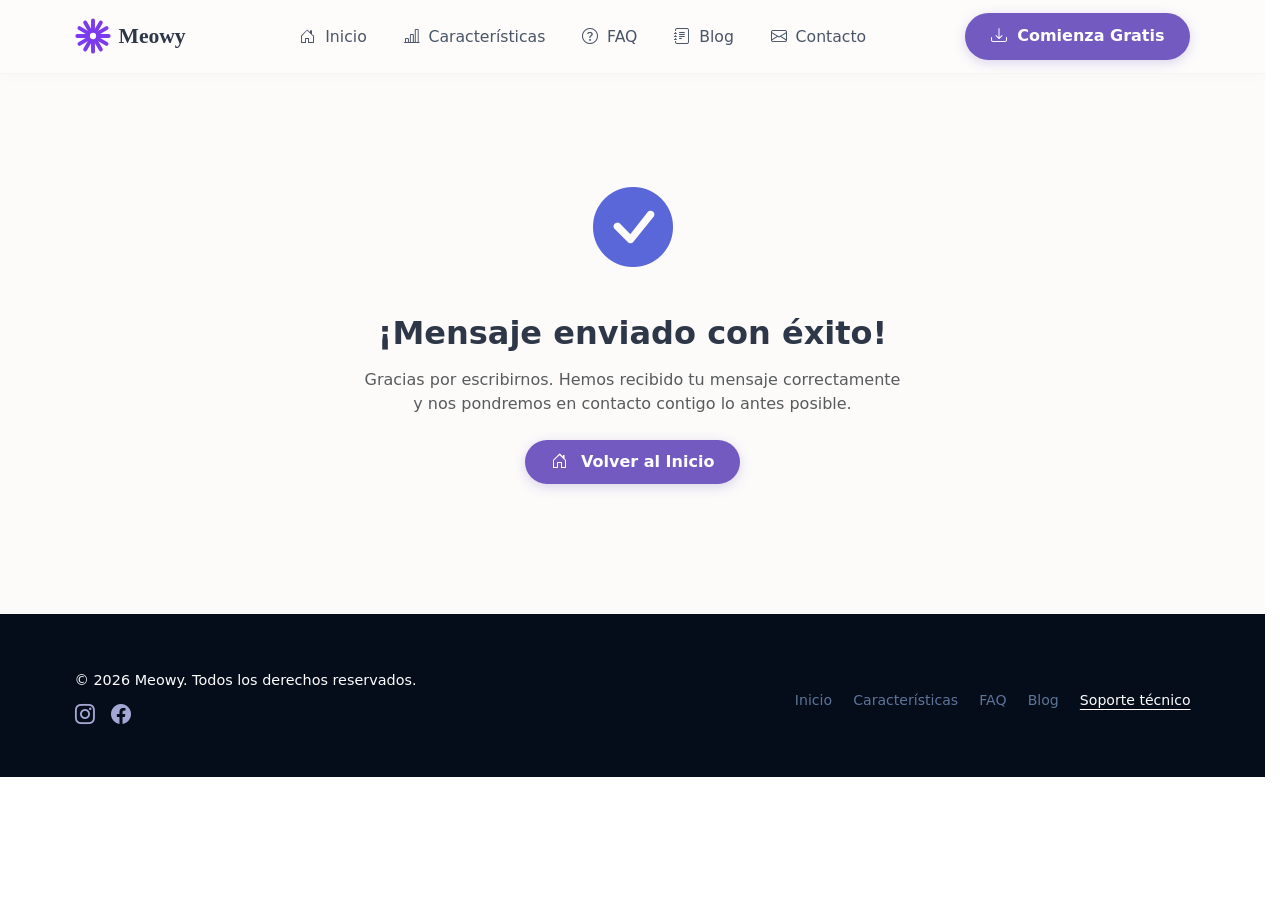
<file: gracias.html>
<!DOCTYPE html>
<html lang="es">

<head>
    <meta charset="UTF-8">
    <meta name="viewport" content="width=device-width, initial-scale=1.0">
    <title>Mensaje Enviado | Meowy</title>
    <meta name="description" content="Gracias por contactar con Meowy. Hemos recibido tu mensaje correctamente.">
    <link rel="icon" type="image/svg+xml" href="images/logo.svg">
    <link href="https://cdn.jsdelivr.net/npm/bootstrap@5.3.8/dist/css/bootstrap.min.css" rel="stylesheet">
    <link rel="stylesheet" href="https://cdn.jsdelivr.net/npm/bootstrap-icons@1.13.1/font/bootstrap-icons.min.css">
    <link rel="stylesheet" href="styles.css">
</head>

<body>

<!-- HEADER MEOWY -->
<header class="meowy-header">
    <div class="header-container">
        <nav class="navbar navbar-expand-lg navbar-light bg-light">
            <div class="container">
                <a class="navbar-brand logo-link d-inline-flex align-items-center" href="index.html">
                    <img src="images/logo.svg" width="36" height="36" alt="Logo de Meowy" class="logo-icon me-2" loading="lazy">
                    <span>Meowy</span>
                </a>

                <button class="navbar-toggler" type="button" data-bs-toggle="collapse" data-bs-target="#navbarNav" aria-controls="navbarNav" aria-expanded="false" aria-label="Toggle navigation">
                    <span class="navbar-toggler-icon"></span>
                </button>

                <div class="collapse navbar-collapse" id="navbarNav">
                    <ul class="navbar-nav mx-auto mb-2 mb-lg-0">
                        <li class="nav-item">
                            <a class="nav-link" href="index.html"><i class="bi bi-house-door me-1"></i> Inicio</a>
                        </li>
                        <li class="nav-item">
                            <a class="nav-link" href="caracteristicas.html"><i class="bi bi-bar-chart-line me-1"></i> Características</a>
                        </li>
                        <li class="nav-item">
                            <a class="nav-link" href="faq.html"><i class="bi bi-question-circle me-1"></i> FAQ</a>
                        </li>
                        <li class="nav-item">
                            <a class="nav-link" href="blog.html"><i class="bi bi-journal-text me-1"></i> Blog</a>
                        </li>
                        <li class="nav-item">
                            <a class="nav-link" href="contacto.html"><i class="bi bi-envelope me-1"></i> Contacto</a>
                        </li>
                    </ul>

                    <div class="d-flex">
                        <a href="https://play.google.com/store" target="_blank" rel="noopener noreferrer" class="btn btn-cta">
                            <i class="bi bi-download me-1"></i> Comienza Gratis
                        </a>
                    </div>
                </div>
            </div>
        </nav>
    </div>
</header>

<main class="py-5 bg-light-zen" style="min-height: 60vh;">
    <div class="container py-5 text-center">
        <div class="row justify-content-center">
            <div class="col-12 col-md-8 col-lg-6">
                <div class="mb-4">
                    <i class="bi bi-check-circle-fill text-accent" style="font-size: 5rem;"></i>
                </div>
                <h1 class="h2 fw-bold text-dark-zen mb-3">¡Mensaje enviado con éxito!</h1>
                <p class="text-muted mb-4 lead fs-6">
                    Gracias por escribirnos. Hemos recibido tu mensaje correctamente y nos pondremos en contacto contigo lo antes posible.
                </p>
                <a href="index.html" class="btn btn-cta px-4 py-2">
                    <i class="bi bi-house-door me-2"></i> Volver al Inicio
                </a>
            </div>
        </div>
    </div>
</main>

<!-- FOOTER -->
<footer class="meowy-footer py-5" style="background-color: #050c1a; color: #a2a8d3;">
    <div class="container">
        <div class="row align-items-center pt-2">
            <div class="col-12 col-md-6 text-center text-md-start mb-3 mb-md-0">
                <p class="copyright-text small mb-2 text-white" style="font-size: 0.9rem;">
                    © 2026 Meowy. Todos los derechos reservados.
                </p>
                <div class="d-flex align-items-center justify-content-center justify-content-md-start gap-3 mt-1">
                    <a href="https://www.instagram.com/my_meowy_app/" target="_blank" rel="noopener noreferrer" class="social-footer-link" aria-label="Instagram">
                        <i class="bi bi-instagram fs-5"></i>
                    </a>
                    <a href="https://www.facebook.com/profile.php?id=61559661555806" target="_blank" rel="noopener noreferrer" class="social-footer-link" aria-label="Facebook">
                        <i class="bi bi-facebook fs-5"></i>
                    </a>
                </div>
            </div>

            <div class="col-12 col-md-6 text-center text-md-end">
                <nav class="footer-nav" aria-label="Enlaces legales y de soporte">
                    <ul class="list-inline mb-0 footer-links">
                        <li class="list-inline-item me-3">
                            <a href="index.html" class="text-decoration-none transition-link">Inicio</a>
                        </li>
                        <li class="list-inline-item me-3">
                            <a href="caracteristicas.html" class="text-decoration-none transition-link">Características</a>
                        </li>
                        <li class="list-inline-item me-3">
                            <a href="faq.html" class="text-decoration-none transition-link">FAQ</a>
                        </li>
                        <li class="list-inline-item me-3">
                            <a href="blog.html" class="text-decoration-none transition-link">Blog</a>
                        </li>
                        <li class="list-inline-item">
                            <a href="mailto:soporte.meowy@gmail.com" class="footer-support text-white text-decoration-underline" style="text-underline-offset: 4px; font-weight: 500;">Soporte técnico</a>
                        </li>
                    </ul>
                </nav>
            </div>
        </div>
    </div>
</footer>

<script src="https://cdn.jsdelivr.net/npm/bootstrap@5.3.8/dist/js/bootstrap.bundle.min.js"></script>
<!-- BOTÓN SCROLL TO TOP -->
<button id="scrollToTopBtn" class="scroll-to-top" aria-label="Volver arriba">
  <i class="bi bi-arrow-up-short"></i>
</button>

<script>
  document.addEventListener("DOMContentLoaded", function() {
    const scrollBtn = document.getElementById("scrollToTopBtn");
    window.addEventListener("scroll", function() {
      if (window.scrollY > 400) {
        scrollBtn.classList.add("show");
      } else {
        scrollBtn.classList.remove("show");
      }
    });
    scrollBtn.addEventListener("click", function() {
      window.scrollTo({ top: 0, behavior: "smooth" });
    });
  });
</script>
</body>
</html>
</file>
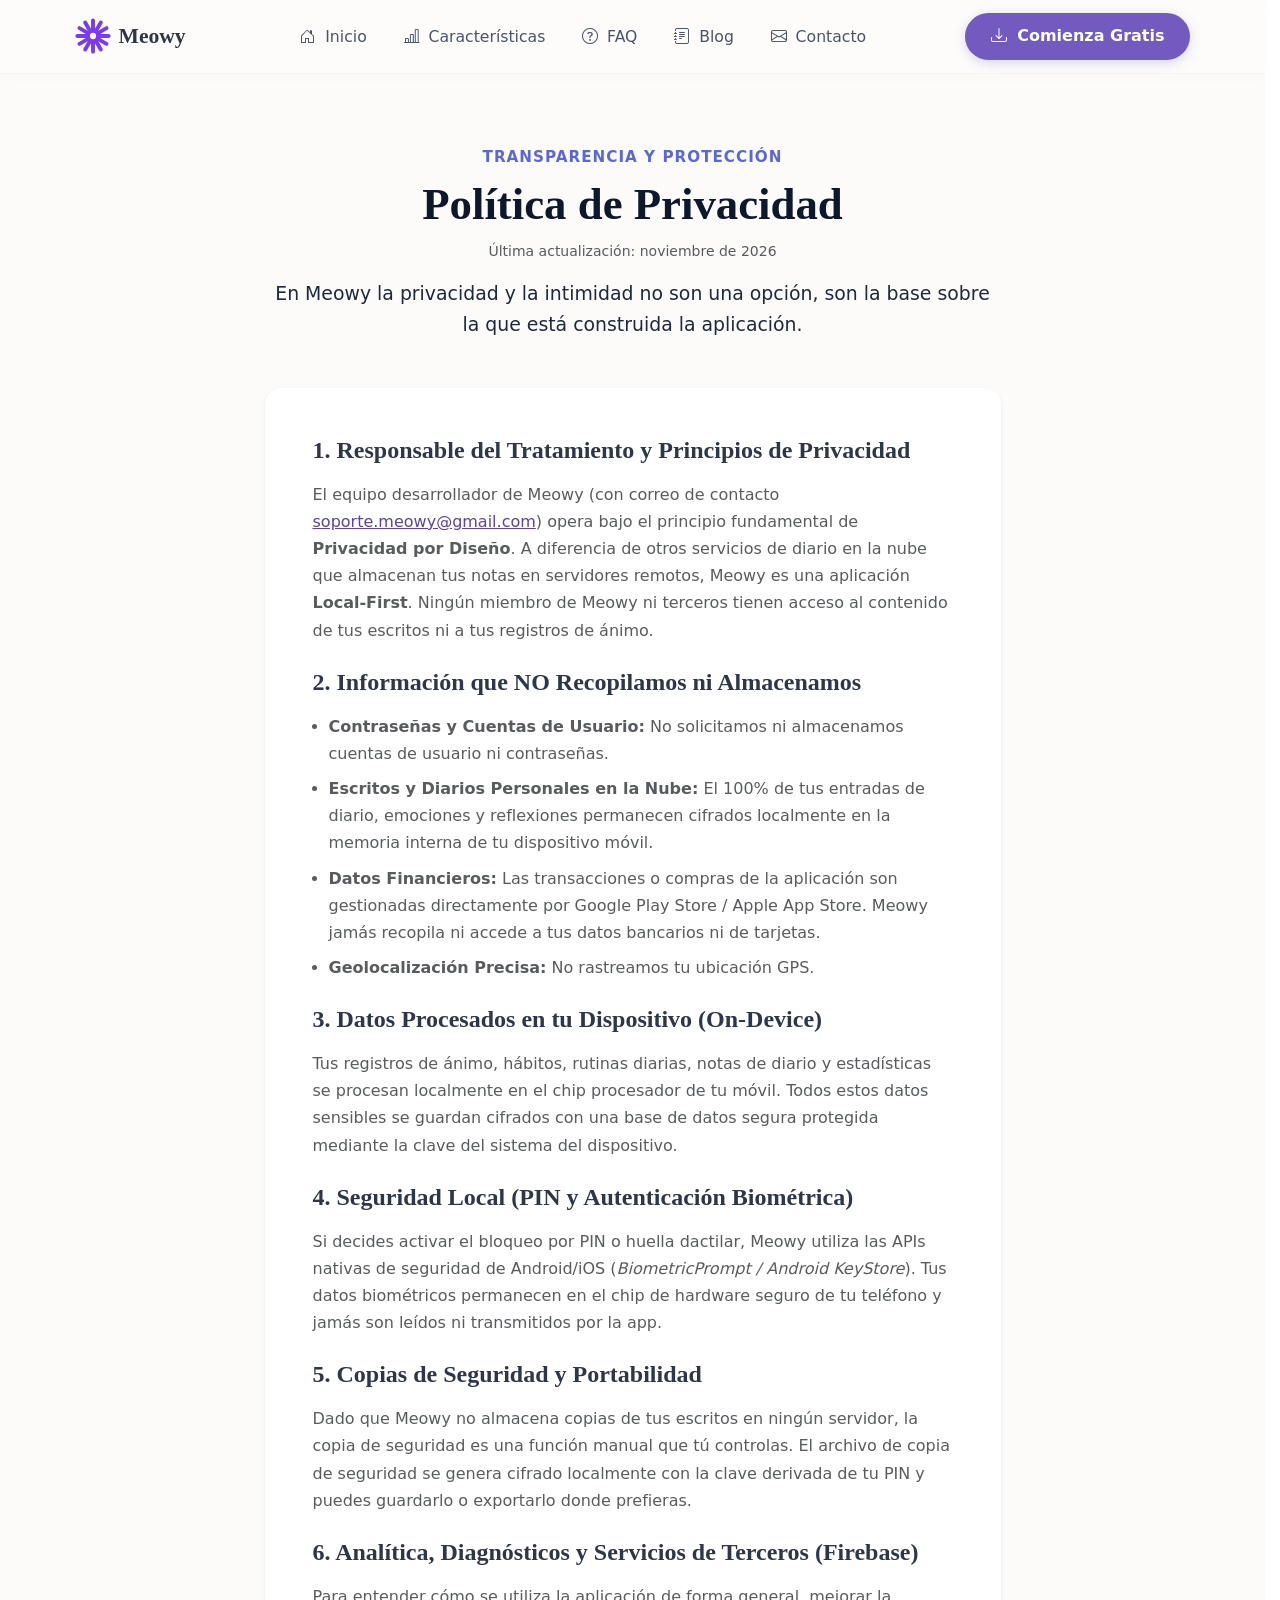
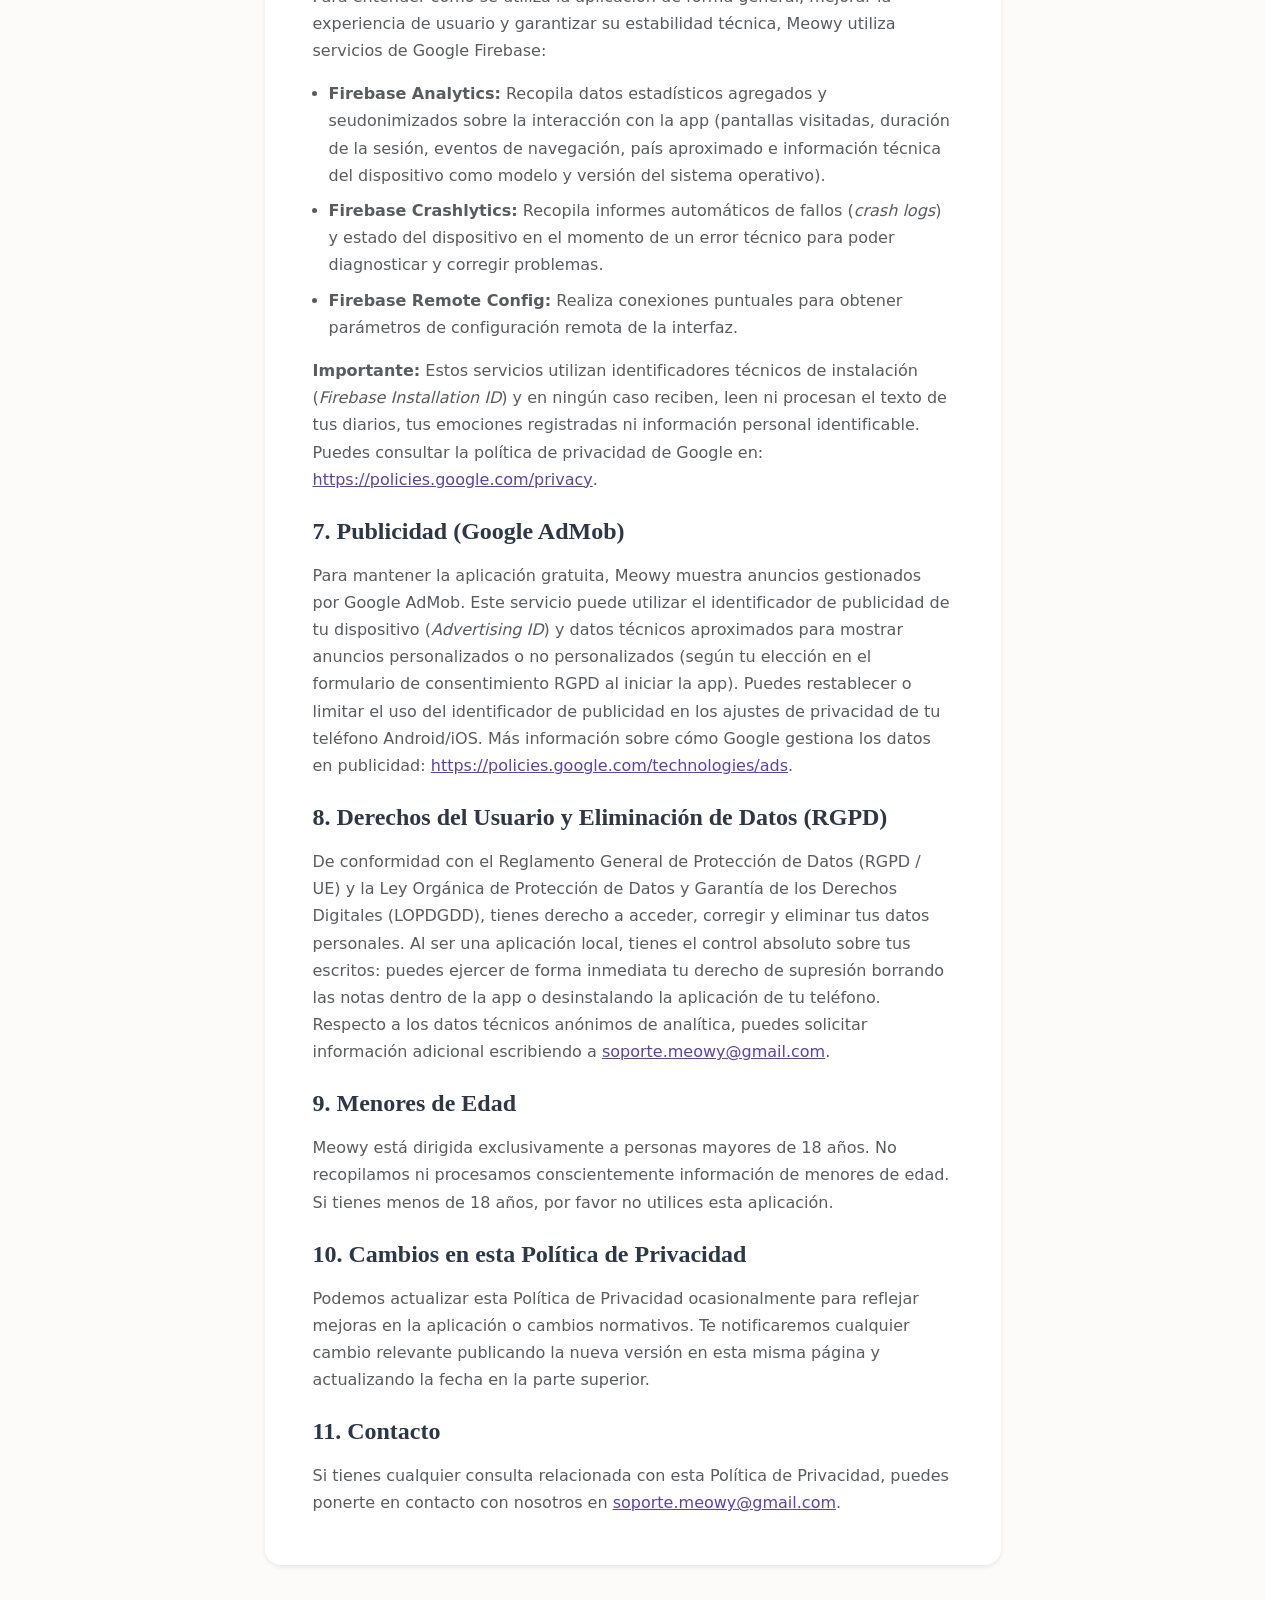
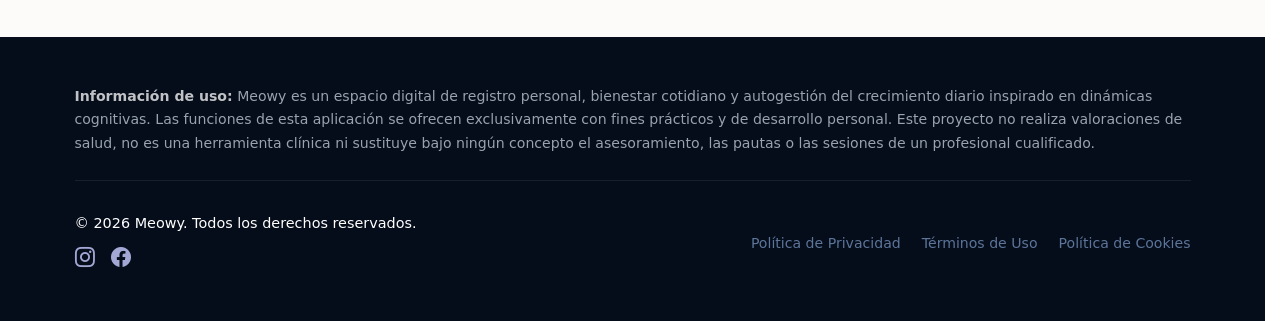
<file: privacidad.html>
<!DOCTYPE html>
<html lang="es">

<head>
    <meta charset="UTF-8">
    <meta name="viewport" content="width=device-width, initial-scale=1.0">
    <title>Política de Privacidad | Meowy</title>
    <meta name="description" content="Política de privacidad de Meowy. Tu diario emocional vive en tu teléfono con cifrado local por diseño y cero almacenamiento en servidores externos.">

    <link rel="icon" type="image/svg+xml" href="images/logo.svg">

    <meta property="og:type" content="website">
    <meta property="og:title" content="Política de Privacidad | Meowy">
    <meta property="og:description" content="En Meowy priorizamos tu intimidad. Tu contenido es 100% privado y permanece en tu dispositivo.">
    <meta property="og:image" content="images/home_meowy.webp">

    <meta name="twitter:card" content="summary_large_image">
    <meta name="twitter:title" content="Política de Privacidad | Meowy">
    <meta name="twitter:description" content="En Meowy priorizamos tu intimidad. Tu contenido es 100% privado y permanece en tu dispositivo.">
    <meta name="twitter:image" content="images/home_meowy.webp">

    <link href="https://cdn.jsdelivr.net/npm/bootstrap@5.3.8/dist/css/bootstrap.min.css" rel="stylesheet">
    <link rel="stylesheet" href="https://cdn.jsdelivr.net/npm/bootstrap-icons@1.13.1/font/bootstrap-icons.min.css">
    <link rel="stylesheet" href="styles.css">
</head>

<body>

<header class="meowy-header">
    <div class="header-container">
        <nav class="navbar navbar-expand-lg navbar-light bg-light">
            <div class="container">
                <a class="navbar-brand logo-link d-inline-flex align-items-center" href="index.html">
                    <img src="images/logo.svg" width="36" height="36" alt="Logo de Meowy" class="logo-icon me-2" loading="lazy">
                    <span>Meowy</span>
                </a>

                <button class="navbar-toggler" type="button" data-bs-toggle="collapse" data-bs-target="#navbarNav" aria-controls="navbarNav" aria-expanded="false" aria-label="Toggle navigation">
                    <span class="navbar-toggler-icon"></span>
                </button>

                <div class="collapse navbar-collapse" id="navbarNav">
                    <ul class="navbar-nav mx-auto mb-2 mb-lg-0">
                        <li class="nav-item">
                            <a class="nav-link" href="index.html"><i class="bi bi-house-door me-1"></i> Inicio</a>
                        </li>
                        <li class="nav-item">
                            <a class="nav-link" href="caracteristicas.html"><i class="bi bi-bar-chart-line me-1"></i> Características</a>
                        </li>
                        <li class="nav-item">
                            <a class="nav-link" href="faq.html"><i class="bi bi-question-circle me-1"></i> FAQ</a>
                        </li>
                        <li class="nav-item">
                            <a class="nav-link" href="blog.html"><i class="bi bi-journal-text me-1"></i> Blog</a>
                        </li>
                        <li class="nav-item">
                            <a class="nav-link" href="contacto.html"><i class="bi bi-envelope me-1"></i> Contacto</a>
                        </li>
                    </ul>

                    <div class="d-flex">
                        <a href="https://play.google.com/store" target="_blank" rel="noopener noreferrer" class="btn btn-cta">
                            <i class="bi bi-download me-1"></i> Comienza Gratis
                        </a>
                    </div>
                </div>
            </div>
        </nav>
    </div>
</header>

<main class="py-5 bg-light-zen">
    <div class="container py-4">
        <div class="row justify-content-center">
            <div class="col-lg-9 col-xl-8">

                <div class="text-center mb-5">
                    <span class="section-kicker d-block mb-2">Transparencia y Protección</span>
                    <h1 class="main-page-title mb-2">Política de Privacidad</h1>
                    <p class="text-muted small mb-3">Última actualización: noviembre de 2026</p>
                    <p class="main-page-text mx-auto">
                        En Meowy la privacidad y la intimidad no son una opción, son la base sobre la que está construida la aplicación.
                    </p>
                </div>

                <div class="bg-white rounded-4 shadow-sm p-4 p-md-5 text-dark-zen" style="line-height: 1.7;">

                    <h2 class="h4 fw-bold mb-3" style="font-family: 'Playfair Display', Georgia, serif;">1. Responsable del Tratamiento y Principios de Privacidad</h2>
                    <p class="text-muted mb-4">
                        El equipo desarrollador de Meowy (con correo de contacto <a href="mailto:soporte.meowy@gmail.com" class="text-decoration-underline text-primary-custom fw-medium">soporte.meowy@gmail.com</a>) opera bajo el principio fundamental de <strong>Privacidad por Diseño</strong>. A diferencia de otros servicios de diario en la nube que almacenan tus notas en servidores remotos, Meowy es una aplicación <strong>Local-First</strong>. Ningún miembro de Meowy ni terceros tienen acceso al contenido de tus escritos ni a tus registros de ánimo.
                    </p>

                    <h2 class="h4 fw-bold mb-3" style="font-family: 'Playfair Display', Georgia, serif;">2. Información que NO Recopilamos ni Almacenamos</h2>
                    <ul class="text-muted mb-4 ps-3">
                        <li class="mb-2"><strong>Contraseñas y Cuentas de Usuario:</strong> No solicitamos ni almacenamos cuentas de usuario ni contraseñas.</li>
                        <li class="mb-2"><strong>Escritos y Diarios Personales en la Nube:</strong> El 100% de tus entradas de diario, emociones y reflexiones permanecen cifrados localmente en la memoria interna de tu dispositivo móvil.</li>
                        <li class="mb-2"><strong>Datos Financieros:</strong> Las transacciones o compras de la aplicación son gestionadas directamente por Google Play Store / Apple App Store. Meowy jamás recopila ni accede a tus datos bancarios ni de tarjetas.</li>
                        <li class="mb-2"><strong>Geolocalización Precisa:</strong> No rastreamos tu ubicación GPS.</li>
                    </ul>

                    <h2 class="h4 fw-bold mb-3" style="font-family: 'Playfair Display', Georgia, serif;">3. Datos Procesados en tu Dispositivo (On-Device)</h2>
                    <p class="text-muted mb-4">
                        Tus registros de ánimo, hábitos, rutinas diarias, notas de diario y estadísticas se procesan localmente en el chip procesador de tu móvil. Todos estos datos sensibles se guardan cifrados con una base de datos segura protegida mediante la clave del sistema del dispositivo.
                    </p>

                    <h2 class="h4 fw-bold mb-3" style="font-family: 'Playfair Display', Georgia, serif;">4. Seguridad Local (PIN y Autenticación Biométrica)</h2>
                    <p class="text-muted mb-4">
                        Si decides activar el bloqueo por PIN o huella dactilar, Meowy utiliza las APIs nativas de seguridad de Android/iOS (<em>BiometricPrompt / Android KeyStore</em>). Tus datos biométricos permanecen en el chip de hardware seguro de tu teléfono y jamás son leídos ni transmitidos por la app.
                    </p>

                    <h2 class="h4 fw-bold mb-3" style="font-family: 'Playfair Display', Georgia, serif;">5. Copias de Seguridad y Portabilidad</h2>
                    <p class="text-muted mb-4">
                        Dado que Meowy no almacena copias de tus escritos en ningún servidor, la copia de seguridad es una función manual que tú controlas. El archivo de copia de seguridad se genera cifrado localmente con la clave derivada de tu PIN y puedes guardarlo o exportarlo donde prefieras.
                    </p>

                    <h2 class="h4 fw-bold mb-3" style="font-family: 'Playfair Display', Georgia, serif;">6. Analítica, Diagnósticos y Servicios de Terceros (Firebase)</h2>
                    <p class="text-muted mb-3">
                        Para entender cómo se utiliza la aplicación de forma general, mejorar la experiencia de usuario y garantizar su estabilidad técnica, Meowy utiliza servicios de Google Firebase:
                    </p>
                    <ul class="text-muted mb-3 ps-3">
                        <li class="mb-2"><strong>Firebase Analytics:</strong> Recopila datos estadísticos agregados y seudonimizados sobre la interacción con la app (pantallas visitadas, duración de la sesión, eventos de navegación, país aproximado e información técnica del dispositivo como modelo y versión del sistema operativo).</li>
                        <li class="mb-2"><strong>Firebase Crashlytics:</strong> Recopila informes automáticos de fallos (<em>crash logs</em>) y estado del dispositivo en el momento de un error técnico para poder diagnosticar y corregir problemas.</li>
                        <li class="mb-2"><strong>Firebase Remote Config:</strong> Realiza conexiones puntuales para obtener parámetros de configuración remota de la interfaz.</li>
                    </ul>
                    <p class="text-muted mb-4">
                        <strong>Importante:</strong> Estos servicios utilizan identificadores técnicos de instalación (<em>Firebase Installation ID</em>) y en ningún caso reciben, leen ni procesan el texto de tus diarios, tus emociones registradas ni información personal identificable. Puedes consultar la política de privacidad de Google en: <a href="https://policies.google.com/privacy" target="_blank" rel="noopener noreferrer" class="text-decoration-underline text-primary-custom fw-medium">https://policies.google.com/privacy</a>.
                    </p>

                    <h2 class="h4 fw-bold mb-3" style="font-family: 'Playfair Display', Georgia, serif;">7. Publicidad (Google AdMob)</h2>
                    <p class="text-muted mb-4">
                        Para mantener la aplicación gratuita, Meowy muestra anuncios gestionados por Google AdMob. Este servicio puede utilizar el identificador de publicidad de tu dispositivo (<em>Advertising ID</em>) y datos técnicos aproximados para mostrar anuncios personalizados o no personalizados (según tu elección en el formulario de consentimiento RGPD al iniciar la app). Puedes restablecer o limitar el uso del identificador de publicidad en los ajustes de privacidad de tu teléfono Android/iOS. Más información sobre cómo Google gestiona los datos en publicidad: <a href="https://policies.google.com/technologies/ads" target="_blank" rel="noopener noreferrer" class="text-decoration-underline text-primary-custom fw-medium">https://policies.google.com/technologies/ads</a>.
                    </p>

                    <h2 class="h4 fw-bold mb-3" style="font-family: 'Playfair Display', Georgia, serif;">8. Derechos del Usuario y Eliminación de Datos (RGPD)</h2>
                    <p class="text-muted mb-4">
                        De conformidad con el Reglamento General de Protección de Datos (RGPD / UE) y la Ley Orgánica de Protección de Datos y Garantía de los Derechos Digitales (LOPDGDD), tienes derecho a acceder, corregir y eliminar tus datos personales. Al ser una aplicación local, tienes el control absoluto sobre tus escritos: puedes ejercer de forma inmediata tu derecho de supresión borrando las notas dentro de la app o desinstalando la aplicación de tu teléfono. Respecto a los datos técnicos anónimos de analítica, puedes solicitar información adicional escribiendo a <a href="mailto:soporte.meowy@gmail.com" class="text-decoration-underline text-primary-custom fw-medium">soporte.meowy@gmail.com</a>.
                    </p>

                    <h2 class="h4 fw-bold mb-3" style="font-family: 'Playfair Display', Georgia, serif;">9. Menores de Edad</h2>
                    <p class="text-muted mb-4">
                        Meowy está dirigida exclusivamente a personas mayores de 18 años. No recopilamos ni procesamos conscientemente información de menores de edad. Si tienes menos de 18 años, por favor no utilices esta aplicación.
                    </p>

                    <h2 class="h4 fw-bold mb-3" style="font-family: 'Playfair Display', Georgia, serif;">10. Cambios en esta Política de Privacidad</h2>
                    <p class="text-muted mb-4">
                        Podemos actualizar esta Política de Privacidad ocasionalmente para reflejar mejoras en la aplicación o cambios normativos. Te notificaremos cualquier cambio relevante publicando la nueva versión en esta misma página y actualizando la fecha en la parte superior.
                    </p>

                    <h2 class="h4 fw-bold mb-3" style="font-family: 'Playfair Display', Georgia, serif;">11. Contacto</h2>
                    <p class="text-muted mb-0">
                        Si tienes cualquier consulta relacionada con esta Política de Privacidad, puedes ponerte en contacto con nosotros en <a href="mailto:soporte.meowy@gmail.com" class="text-decoration-underline text-primary-custom fw-medium">soporte.meowy@gmail.com</a>.
                    </p>

                </div>

            </div>
        </div>
    </div>
</main>

<!-- FOOTER -->
<footer class="meowy-footer py-5" style="background-color: #050c1a; color: #a2a8d3;">
    <div class="container">
        <div class="row mb-4">
            <div class="col-12">
                <div class="footer-disclaimer">
                    <p class="mb-0 text-start opacity-75" style="line-height: 1.7; font-size: 0.88rem; color: #cbd5e1; text-align: justify;">
                        <strong class="text-white">Información de uso:</strong> Meowy es un espacio digital de registro personal, bienestar cotidiano y autogestión del crecimiento diario inspirado en dinámicas cognitivas. Las funciones de esta aplicación se ofrecen exclusivamente con fines prácticos y de desarrollo personal. Este proyecto no realiza valoraciones de salud, no es una herramienta clínica ni sustituye bajo ningún concepto el asesoramiento, las pautas o las sesiones de un profesional cualificado.
                    </p>
                </div>
            </div>
        </div>

        <hr class="my-4" style="border-top: 1px solid rgba(255, 255, 255, 0.08); opacity: 1;">

        <div class="row align-items-center pt-2">
            <div class="col-12 col-md-6 text-center text-md-start mb-3 mb-md-0">
                <p class="copyright-text small mb-2 text-white" style="font-size: 0.9rem;">
                    © 2026 Meowy. Todos los derechos reservados.
                </p>
                <div class="d-flex align-items-center justify-content-center justify-content-md-start gap-3 mt-1">
                    <a href="https://www.instagram.com/my_meowy_app/" target="_blank" rel="noopener noreferrer" class="social-footer-link" aria-label="Instagram">
                        <i class="bi bi-instagram fs-5"></i>
                    </a>
                    <a href="https://www.facebook.com/profile.php?id=61559661555806" target="_blank" rel="noopener noreferrer" class="social-footer-link" aria-label="Facebook">
                        <i class="bi bi-facebook fs-5"></i>
                    </a>
                </div>
            </div>

            <div class="col-12 col-md-6 text-center text-md-end">
                <nav class="footer-nav" aria-label="Enlaces legales">
                    <ul class="list-inline mb-0 footer-links">
                        <li class="list-inline-item me-3">
                            <a href="privacidad.html" class="text-decoration-none transition-link">Política de Privacidad</a>
                        </li>
                        <li class="list-inline-item me-3">
                            <a href="terminos.html" class="text-decoration-none transition-link">Términos de Uso</a>
                        </li>
                        <li class="list-inline-item">
                            <a href="cookies.html" class="text-decoration-none transition-link">Política de Cookies</a>
                        </li>
                    </ul>
                </nav>
            </div>
        </div>
    </div>
</footer>

<script src="https://cdn.jsdelivr.net/npm/bootstrap@5.3.8/dist/js/bootstrap.bundle.min.js"></script>
<button id="scrollToTopBtn" class="scroll-to-top" aria-label="Volver arriba">
  <i class="bi bi-arrow-up-short"></i>
</button>

<script>
  document.addEventListener("DOMContentLoaded", function() {
    const scrollBtn = document.getElementById("scrollToTopBtn");
    window.addEventListener("scroll", function() {
      if (window.scrollY > 400) {
        scrollBtn.classList.add("show");
      } else {
        scrollBtn.classList.remove("show");
      }
    });
    scrollBtn.addEventListener("click", function() {
      window.scrollTo({ top: 0, behavior: "smooth" });
    });
  });
</script>
</body>
</html>
</file>
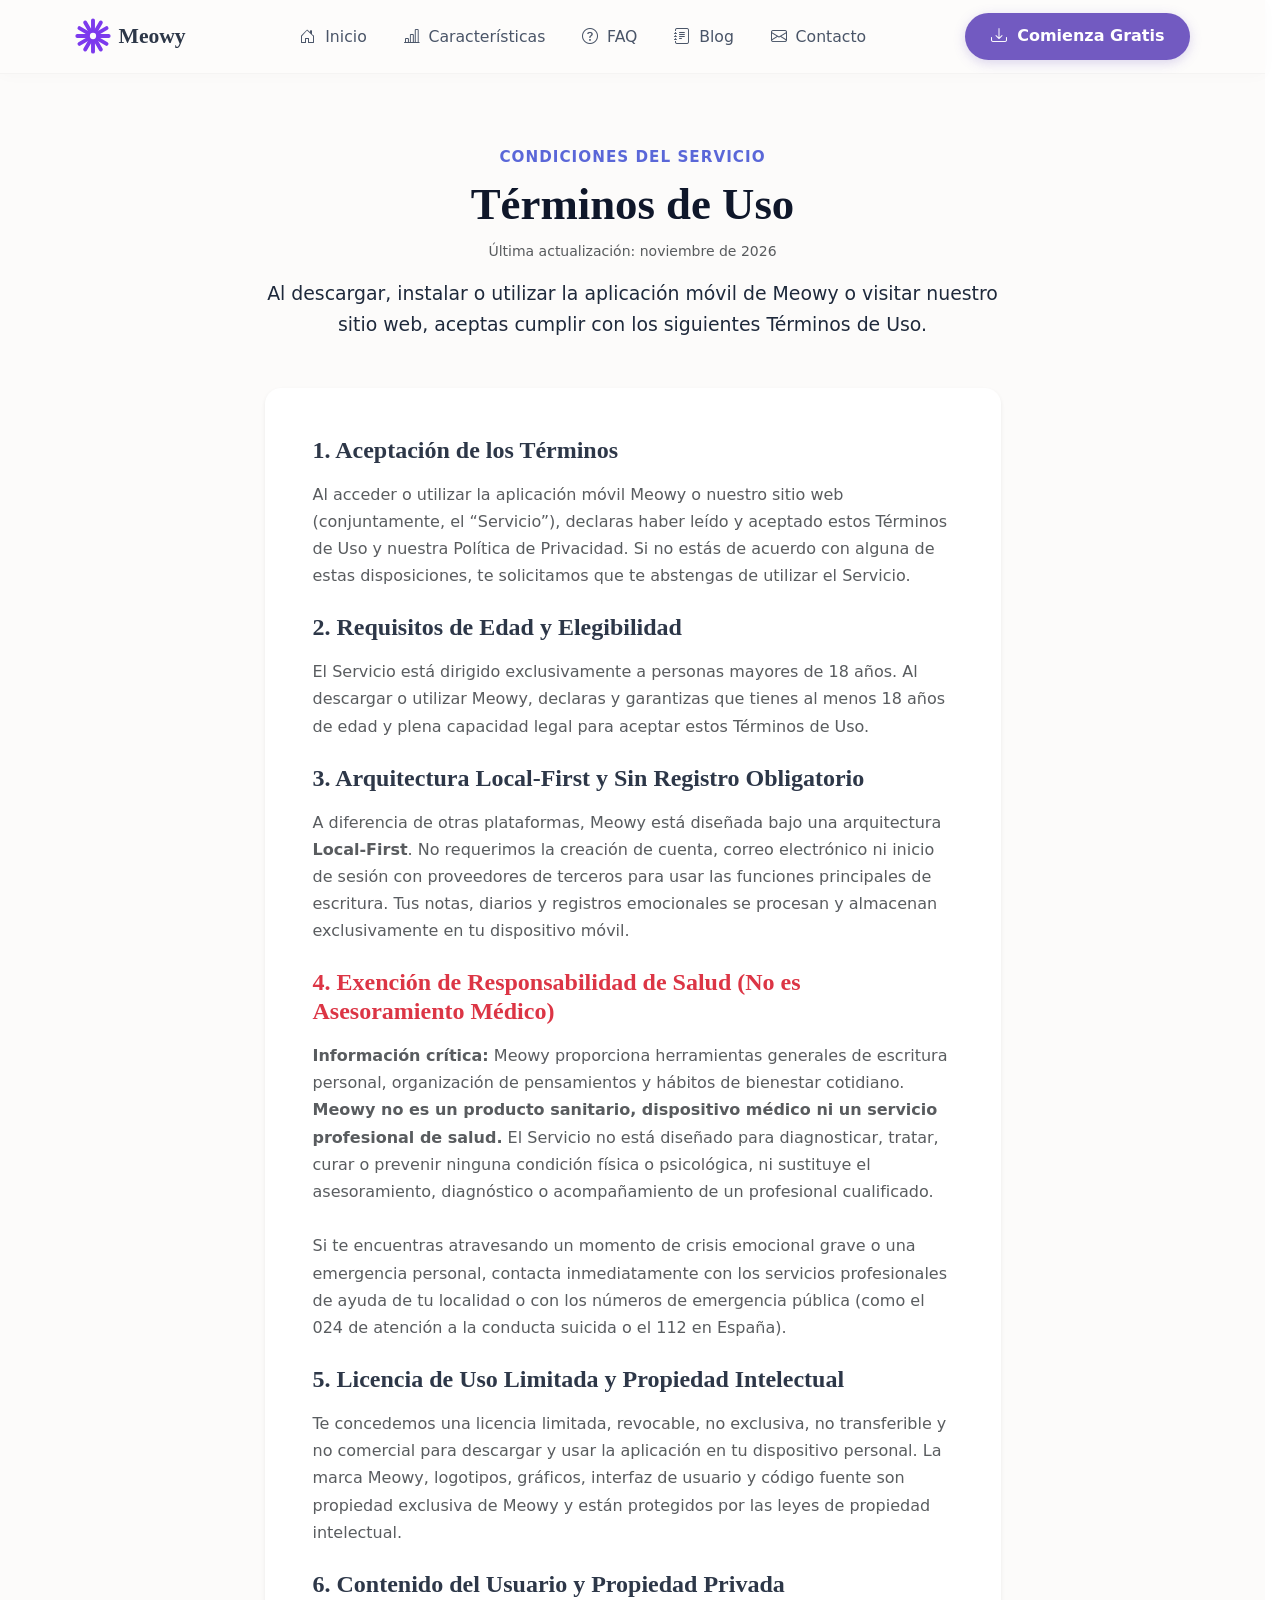
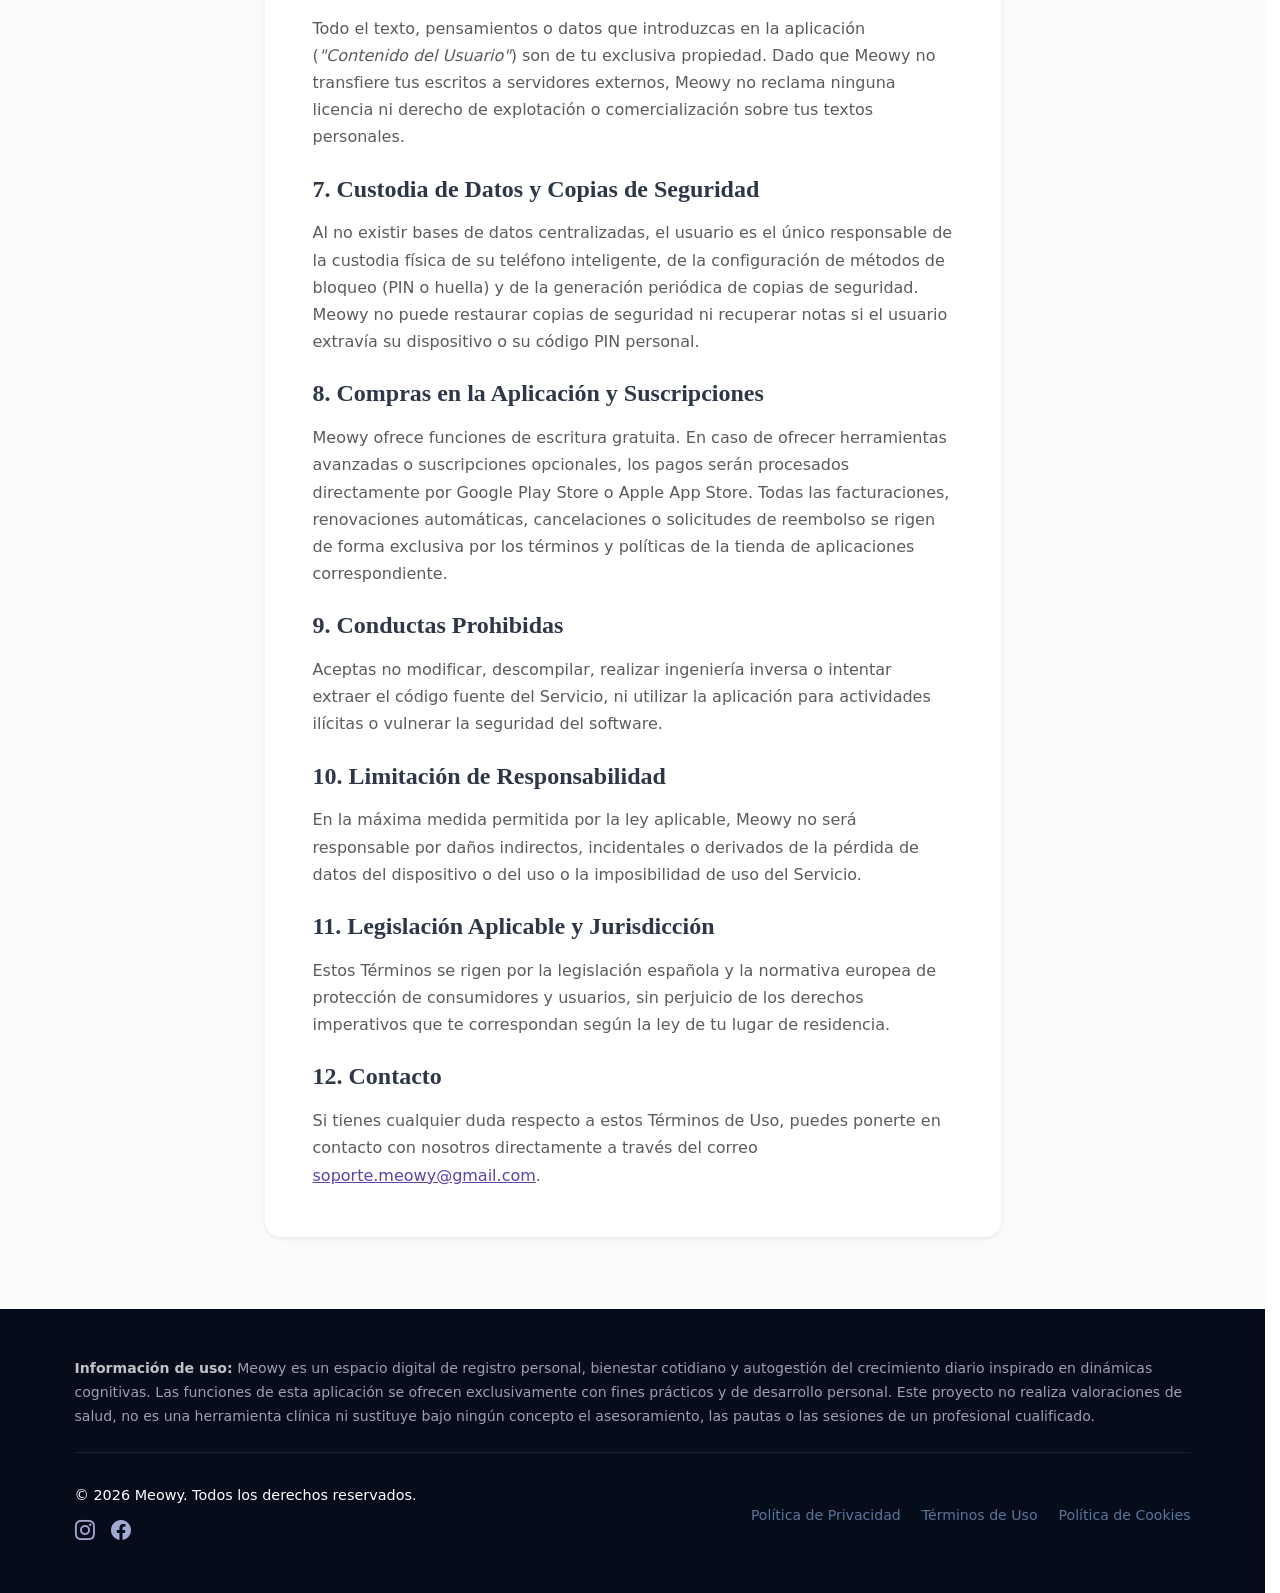
<file: terminos.html>
<!DOCTYPE html>
<html lang="es">

<head>
    <meta charset="UTF-8">
    <meta name="viewport" content="width=device-width, initial-scale=1.0">
    <title>Términos de Uso | Meowy</title>
    <meta name="description" content="Términos y condiciones de uso de la aplicación móvil y el sitio web de Meowy. Información importante sobre el servicio, compras y exención de responsabilidad de salud.">

    <link rel="icon" type="image/svg+xml" href="images/logo.svg">
    <meta property="og:type" content="website">
    <meta property="og:title" content="Términos de Uso | Meowy">
    <meta property="og:description" content="Términos y condiciones de uso de la aplicación y el sitio web de Meowy.">
    <meta property="og:image" content="images/home_meowy_ps.png">
    <meta name="twitter:card" content="summary_large_image">
    <meta name="twitter:title" content="Términos de Uso | Meowy">
    <meta name="twitter:description" content="Términos y condiciones de uso de la aplicación y el sitio web de Meowy.">
    <meta name="twitter:image" content="images/home_meowy_ps.png">

    <link href="https://cdn.jsdelivr.net/npm/bootstrap@5.3.8/dist/css/bootstrap.min.css" rel="stylesheet">
    <link rel="stylesheet" href="https://cdn.jsdelivr.net/npm/bootstrap-icons@1.13.1/font/bootstrap-icons.min.css">
    <link rel="stylesheet" href="styles.css">
</head>

<body>

<header class="meowy-header">
    <div class="header-container">
        <nav class="navbar navbar-expand-lg navbar-light bg-light">
            <div class="container">
                <a class="navbar-brand logo-link d-inline-flex align-items-center" href="index.html">
                    <img src="images/logo.svg" width="36" height="36" alt="Logo de Meowy" class="logo-icon me-2" loading="lazy">
                    <span>Meowy</span>
                </a>

                <button class="navbar-toggler" type="button" data-bs-toggle="collapse" data-bs-target="#navbarNav" aria-controls="navbarNav" aria-expanded="false" aria-label="Toggle navigation">
                    <span class="navbar-toggler-icon"></span>
                </button>

                <div class="collapse navbar-collapse" id="navbarNav">
                    <ul class="navbar-nav mx-auto mb-2 mb-lg-0">
                        <li class="nav-item">
                            <a class="nav-link" href="index.html"><i class="bi bi-house-door me-1"></i> Inicio</a>
                        </li>
                        <li class="nav-item">
                            <a class="nav-link" href="caracteristicas.html"><i class="bi bi-bar-chart-line me-1"></i> Características</a>
                        </li>
                        <li class="nav-item">
                            <a class="nav-link" href="faq.html"><i class="bi bi-question-circle me-1"></i> FAQ</a>
                        </li>
                        <li class="nav-item">
                            <a class="nav-link" href="blog.html"><i class="bi bi-journal-text me-1"></i> Blog</a>
                        </li>
                        <li class="nav-item">
                            <a class="nav-link" href="contacto.html"><i class="bi bi-envelope me-1"></i> Contacto</a>
                        </li>
                    </ul>

                    <div class="d-flex">
                        <a href="https://play.google.com/store" target="_blank" rel="noopener noreferrer" class="btn btn-cta">
                            <i class="bi bi-download me-1"></i> Comienza Gratis
                        </a>
                    </div>
                </div>
            </div>
        </nav>
    </div>
</header>

<main class="py-5 bg-light-zen">
    <div class="container py-4">
        <div class="row justify-content-center">
            <div class="col-lg-9 col-xl-8">

                <div class="text-center mb-5">
                    <span class="section-kicker d-block mb-2">Condiciones del Servicio</span>
                    <h1 class="main-page-title mb-2">Términos de Uso</h1>
                    <p class="text-muted small mb-3">Última actualización: noviembre de 2026</p>
                    <p class="main-page-text mx-auto">
                        Al descargar, instalar o utilizar la aplicación móvil de Meowy o visitar nuestro sitio web, aceptas cumplir con los siguientes Términos de Uso.
                    </p>
                </div>

                <div class="bg-white rounded-4 shadow-sm p-4 p-md-5 text-dark-zen" style="line-height: 1.7;">

                    <h2 class="h4 fw-bold mb-3" style="font-family: 'Playfair Display', Georgia, serif;">1. Aceptación de los Términos</h2>
                    <p class="text-muted mb-4">
                        Al acceder o utilizar la aplicación móvil Meowy o nuestro sitio web (conjuntamente, el “Servicio”), declaras haber leído y aceptado estos Términos de Uso y nuestra Política de Privacidad. Si no estás de acuerdo con alguna de estas disposiciones, te solicitamos que te abstengas de utilizar el Servicio.
                    </p>

                    <h2 class="h4 fw-bold mb-3" style="font-family: 'Playfair Display', Georgia, serif;">2. Requisitos de Edad y Elegibilidad</h2>
                    <p class="text-muted mb-4">
                        El Servicio está dirigido exclusivamente a personas mayores de 18 años. Al descargar o utilizar Meowy, declaras y garantizas que tienes al menos 18 años de edad y plena capacidad legal para aceptar estos Términos de Uso.
                    </p>

                    <h2 class="h4 fw-bold mb-3" style="font-family: 'Playfair Display', Georgia, serif;">3. Arquitectura Local-First y Sin Registro Obligatorio</h2>
                    <p class="text-muted mb-4">
                        A diferencia de otras plataformas, Meowy está diseñada bajo una arquitectura <strong>Local-First</strong>. No requerimos la creación de cuenta, correo electrónico ni inicio de sesión con proveedores de terceros para usar las funciones principales de escritura. Tus notas, diarios y registros emocionales se procesan y almacenan exclusivamente en tu dispositivo móvil.
                    </p>

                    <h2 class="h4 fw-bold mb-3 text-danger" style="font-family: 'Playfair Display', Georgia, serif;">4. Exención de Responsabilidad de Salud (No es Asesoramiento Médico)</h2>
                    <p class="text-muted mb-4">
                        <strong>Información crítica:</strong> Meowy proporciona herramientas generales de escritura personal, organización de pensamientos y hábitos de bienestar cotidiano. <strong>Meowy no es un producto sanitario, dispositivo médico ni un servicio profesional de salud.</strong> El Servicio no está diseñado para diagnosticar, tratar, curar o prevenir ninguna condición física o psicológica, ni sustituye el asesoramiento, diagnóstico o acompañamiento de un profesional cualificado.<br><br>
                        Si te encuentras atravesando un momento de crisis emocional grave o una emergencia personal, contacta inmediatamente con los servicios profesionales de ayuda de tu localidad o con los números de emergencia pública (como el 024 de atención a la conducta suicida o el 112 en España).
                    </p>

                    <h2 class="h4 fw-bold mb-3" style="font-family: 'Playfair Display', Georgia, serif;">5. Licencia de Uso Limitada y Propiedad Intelectual</h2>
                    <p class="text-muted mb-4">
                        Te concedemos una licencia limitada, revocable, no exclusiva, no transferible y no comercial para descargar y usar la aplicación en tu dispositivo personal. La marca Meowy, logotipos, gráficos, interfaz de usuario y código fuente son propiedad exclusiva de Meowy y están protegidos por las leyes de propiedad intelectual.
                    </p>

                    <h2 class="h4 fw-bold mb-3" style="font-family: 'Playfair Display', Georgia, serif;">6. Contenido del Usuario y Propiedad Privada</h2>
                    <p class="text-muted mb-4">
                        Todo el texto, pensamientos o datos que introduzcas en la aplicación (<em>"Contenido del Usuario"</em>) son de tu exclusiva propiedad. Dado que Meowy no transfiere tus escritos a servidores externos, Meowy no reclama ninguna licencia ni derecho de explotación o comercialización sobre tus textos personales.
                    </p>

                    <h2 class="h4 fw-bold mb-3" style="font-family: 'Playfair Display', Georgia, serif;">7. Custodia de Datos y Copias de Seguridad</h2>
                    <p class="text-muted mb-4">
                        Al no existir bases de datos centralizadas, el usuario es el único responsable de la custodia física de su teléfono inteligente, de la configuración de métodos de bloqueo (PIN o huella) y de la generación periódica de copias de seguridad. Meowy no puede restaurar copias de seguridad ni recuperar notas si el usuario extravía su dispositivo o su código PIN personal.
                    </p>

                    <h2 class="h4 fw-bold mb-3" style="font-family: 'Playfair Display', Georgia, serif;">8. Compras en la Aplicación y Suscripciones</h2>
                    <p class="text-muted mb-4">
                        Meowy ofrece funciones de escritura gratuita. En caso de ofrecer herramientas avanzadas o suscripciones opcionales, los pagos serán procesados directamente por Google Play Store o Apple App Store. Todas las facturaciones, renovaciones automáticas, cancelaciones o solicitudes de reembolso se rigen de forma exclusiva por los términos y políticas de la tienda de aplicaciones correspondiente.
                    </p>

                    <h2 class="h4 fw-bold mb-3" style="font-family: 'Playfair Display', Georgia, serif;">9. Conductas Prohibidas</h2>
                    <p class="text-muted mb-4">
                        Aceptas no modificar, descompilar, realizar ingeniería inversa o intentar extraer el código fuente del Servicio, ni utilizar la aplicación para actividades ilícitas o vulnerar la seguridad del software.
                    </p>

                    <h2 class="h4 fw-bold mb-3" style="font-family: 'Playfair Display', Georgia, serif;">10. Limitación de Responsabilidad</h2>
                    <p class="text-muted mb-4">
                        En la máxima medida permitida por la ley aplicable, Meowy no será responsable por daños indirectos, incidentales o derivados de la pérdida de datos del dispositivo o del uso o la imposibilidad de uso del Servicio.
                    </p>

                    <h2 class="h4 fw-bold mb-3" style="font-family: 'Playfair Display', Georgia, serif;">11. Legislación Aplicable y Jurisdicción</h2>
                    <p class="text-muted mb-4">
                        Estos Términos se rigen por la legislación española y la normativa europea de protección de consumidores y usuarios, sin perjuicio de los derechos imperativos que te correspondan según la ley de tu lugar de residencia.
                    </p>

                    <h2 class="h4 fw-bold mb-3" style="font-family: 'Playfair Display', Georgia, serif;">12. Contacto</h2>
                    <p class="text-muted mb-0">
                        Si tienes cualquier duda respecto a estos Términos de Uso, puedes ponerte en contacto con nosotros directamente a través del correo <a href="mailto:soporte.meowy@gmail.com" class="text-decoration-underline text-primary-custom fw-medium">soporte.meowy@gmail.com</a>.
                    </p>

                </div>

            </div>
        </div>
    </div>
</main>

<footer class="meowy-footer py-5" style="background-color: #050c1a; color: #a2a8d3;">
    <div class="container">
        <div class="row mb-4">
            <div class="col-12">
                <div class="footer-disclaimer">
                    <p class="mb-0 text-start opacity-75" style="line-height: 1.7; font-size: 0.88rem; color: #cbd5e1; text-align: justify;">
                        <strong class="text-white">Información de uso:</strong> Meowy es un espacio digital de registro personal, bienestar cotidiano y autogestión del crecimiento diario inspirado en dinámicas cognitivas. Las funciones de esta aplicación se ofrecen exclusivamente con fines prácticos y de desarrollo personal. Este proyecto no realiza valoraciones de salud, no es una herramienta clínica ni sustituye bajo ningún concepto el asesoramiento, las pautas o las sesiones de un profesional cualificado.
                    </p>
                </div>
            </div>
        </div>

        <hr class="my-4" style="border-top: 1px solid rgba(255, 255, 255, 0.08); opacity: 1;">

        <div class="row align-items-center pt-2">
            <div class="col-12 col-md-6 text-center text-md-start mb-3 mb-md-0">
                <p class="copyright-text small mb-2 text-white" style="font-size: 0.9rem;">
                    © 2026 Meowy. Todos los derechos reservados.
                </p>
                <div class="d-flex align-items-center justify-content-center justify-content-md-start gap-3 mt-1">
                    <a href="https://www.instagram.com/my_meowy_app/" target="_blank" rel="noopener noreferrer" class="social-footer-link" aria-label="Instagram">
                        <i class="bi bi-instagram fs-5"></i>
                    </a>
                    <a href="https://www.facebook.com/profile.php?id=61559661555806" target="_blank" rel="noopener noreferrer" class="social-footer-link" aria-label="Facebook">
                        <i class="bi bi-facebook fs-5"></i>
                    </a>
                </div>
            </div>

            <div class="col-12 col-md-6 text-center text-md-end">
                <nav class="footer-nav" aria-label="Enlaces legales">
                    <ul class="list-inline mb-0 footer-links">
                        <li class="list-inline-item me-3">
                            <a href="privacidad.html" class="text-decoration-none transition-link">Política de Privacidad</a>
                        </li>
                        <li class="list-inline-item me-3">
                            <a href="terminos.html" class="text-decoration-none transition-link">Términos de Uso</a>
                        </li>
                        <li class="list-inline-item">
                            <a href="cookies.html" class="text-decoration-none transition-link">Política de Cookies</a>
                        </li>
                    </ul>
                </nav>
            </div>
        </div>
    </div>
</footer>

<script src="https://cdn.jsdelivr.net/npm/bootstrap@5.3.8/dist/js/bootstrap.bundle.min.js"></script>
<button id="scrollToTopBtn" class="scroll-to-top" aria-label="Volver arriba">
  <i class="bi bi-arrow-up-short"></i>
</button>

<script>
  document.addEventListener("DOMContentLoaded", function() {
    const scrollBtn = document.getElementById("scrollToTopBtn");
    window.addEventListener("scroll", function() {
      if (window.scrollY > 400) {
        scrollBtn.classList.add("show");
      } else {
        scrollBtn.classList.remove("show");
      }
    });
    scrollBtn.addEventListener("click", function() {
      window.scrollTo({ top: 0, behavior: "smooth" });
    });
  });
</script>
</body>
</html>
</file>
<file: styles.css>
/* ================= CONFIGURACIÓN GLOBAL DE LAYOUT ================= */
html {
  overflow-y: scroll;
  scrollbar-gutter: stable;
}

.meowy-header {
  position: sticky;
  top: 0;
  z-index: 1030;
  background-color: rgba(252, 251, 250, 0.72) !important;
  backdrop-filter: blur(16px);
  -webkit-backdrop-filter: blur(16px);
  border-bottom: 1px solid rgba(0, 0, 0, 0.03);
  box-shadow: 0 2px 15px rgba(0, 0, 0, 0.02);
  transition: background-color 0.3s ease, box-shadow 0.3s ease;
}

.meowy-header .navbar {
  padding: 0.8rem 0;
  background-color: transparent !important;
}

.meowy-header .logo-icon {
  width: 36px;
  height: 36px;
  object-fit: contain;
  transition: transform 0.25s ease;
}

.meowy-header .navbar-brand {
  font-family: 'Playfair Display', Georgia, serif;
  font-weight: 700;
  font-size: 1.35rem;
  color: #2d3748 !important;
}

.meowy-header .navbar-brand:hover .logo-icon {
  transform: scale(1.08);
}

.meowy-header .nav-link {
  color: #4a5568 !important;
  font-weight: 500;
  font-size: 0.98rem;
  padding: 0.5rem 1rem !important;
  margin: 0 0.15rem;
  border-radius: 20px;
  transition: all 0.25s ease-in-out;
}

.meowy-header .nav-link:hover {
  color: #725ac1 !important;
  background-color: rgba(114, 90, 193, 0.08);
  transform: translateY(-1px);
}

.meowy-header .nav-link.active {
  color: #725ac1 !important;
  font-weight: 700;
  background-color: rgba(114, 90, 193, 0.14);
  box-shadow: 0 2px 8px rgba(114, 90, 193, 0.12);
}

.section-kicker {
  color: #5a67d8 !important;
  font-size: 0.95rem !important;
  font-weight: 700 !important;
  letter-spacing: 1px !important;
  text-transform: uppercase !important;
}

.section-kicker-capsule {
  min-width: 260px;
  display: inline-flex;
  align-items: center;
  justify-content: center;
  text-align: center;
}

.kicker-rotating-text {
  display: inline-block;
  transition: opacity 0.4s cubic-bezier(0.16, 1, 0.3, 1), transform 0.4s cubic-bezier(0.16, 1, 0.3, 1);
  will-change: opacity, transform;
}

.kicker-rotating-text.fade-out {
  opacity: 0;
  transform: translateY(-8px);
}

.kicker-rotating-text.fade-in {
  opacity: 0;
  transform: translateY(8px);
}

.main-page-title {
  font-family: 'Playfair Display', Georgia, serif !important;
  color: #0f172a !important;
  font-size: 2.8rem !important;
  font-weight: 700 !important;
  line-height: 1.25 !important;
  text-shadow: 0 1px 4px rgba(255, 255, 255, 0.7);
}

.main-page-text {
  color: #1e293b !important;
  font-size: 1.18rem !important;
  font-weight: 500 !important;
  line-height: 1.65 !important;
  text-shadow: 0 1px 3px rgba(255, 255, 255, 0.8), 0 0 10px rgba(255, 255, 255, 0.6);
}

@media (max-width: 991.98px) {
  .main-page-title {
    font-size: 2.1rem !important;
  }
}

.btn-cta {
  background-color: #725ac1;
  color: #ffffff !important;
  font-weight: 600;
  padding: 0.6rem 1.5rem;
  border-radius: 50px;
  border: 2px solid transparent;
  box-shadow: 0 3px 12px rgba(114, 90, 193, 0.25);
  transition: background-color 0.25s ease, border-color 0.25s ease, box-shadow 0.25s ease;
  display: inline-flex;
  align-items: center;
  justify-content: center;
  gap: 0.4rem;
  transform: none !important;
}

.btn-cta:hover {
  background-color: #5b43a8;
  color: #ffffff !important;
  border-color: #9b5de5 !important;
  box-shadow: 0 6px 20px rgba(155, 93, 229, 0.45);
  transform: none !important;
}

.btn-cta:active {
  background-color: #4a358e;
  border-color: #9b5de5 !important;
  box-shadow: 0 2px 8px rgba(114, 90, 193, 0.3);
  transform: none !important;
}

.btn-cta:disabled,
.btn-cta[disabled] {
  background-color: #c4bbf0 !important;
  color: #ffffff !important;
  opacity: 0.65;
  cursor: not-allowed !important;
  pointer-events: auto !important;
  box-shadow: none !important;
  animation: none !important;
  border-color: transparent !important;
}

.hero-section {
  padding: 100px 0 80px 0 !important;
  background-color: #fcfbfa;
}

.features-zigzag-section {
  padding: 100px 0 !important;
}

.security-grid-section {
  padding: 100px 0 !important;
}

.zigzag-gap-custom {
  gap: 5.5rem !important;
}

.hero-img-contained {
  max-height: 600px !important;
  width: auto;
  object-fit: contain;
  filter: drop-shadow(0px 28px 45px rgba(0, 0, 0, 0.24)) drop-shadow(0px 10px 25px rgba(114, 90, 193, 0.28));
  transition: transform 0.3s ease, filter 0.3s ease;
  cursor: pointer;
  margin-top: 1rem;
}

.hero-img-contained:hover {
  transform: translateY(-6px) scale(1.02);
  filter: drop-shadow(0px 32px 50px rgba(0, 0, 0, 0.28)) drop-shadow(0px 12px 30px rgba(114, 90, 193, 0.35));
}

@keyframes floatUpDown {
  0%, 100% {
    transform: translateY(0px);
  }
  50% {
    transform: translateY(-10px);
  }
}

.animate-up-down {
  animation: floatUpDown 5s infinite ease-in-out;
}

.hero-ambient-container {
  position: relative;
  min-height: auto;
  display: flex;
  flex-direction: column;
  align-items: center;
  justify-content: center;
  background-color: #f8faf9;
  overflow: hidden;
  padding: 100px 0 80px 0;
}

.mindfulness-breathe-halo {
  position: absolute;
  top: 280px;
  left: 50%;
  transform: translate(-50%, -50%);
  width: 480px;
  height: 480px;
  border-radius: 50%;
  background: radial-gradient(circle, rgba(114, 90, 193, 0.14) 0%, rgba(162, 185, 178, 0.08) 50%, transparent 70%);
  pointer-events: none;
  animation: mindfulnessBreathe 6s infinite ease-in-out;
  will-change: transform, opacity;
}

@keyframes mindfulnessBreathe {
  0%, 100% {
    transform: translate(-50%, -50%) scale(0.85);
    opacity: 0.35;
  }
  50% {
    transform: translate(-50%, -50%) scale(1.25);
    opacity: 0.75;
  }
}

.ambient-orb {
  position: absolute;
  filter: blur(100px);
  pointer-events: none;
  will-change: transform, opacity;
}

.orb-purple {
  width: 520px;
  height: 520px;
  background: radial-gradient(circle, rgba(155, 93, 229, 0.7) 0%, rgba(114, 90, 193, 0.25) 70%, transparent 100%);
  top: -5%;
  left: 10%;
  border-radius: 60% 40% 30% 70% / 60% 30% 70% 40%;
  animation: liquidAura1 14s infinite ease-in-out alternate;
}

.orb-blue {
  width: 480px;
  height: 480px;
  background: radial-gradient(circle, rgba(2, 132, 199, 0.65) 0%, rgba(56, 189, 248, 0.2) 70%, transparent 100%);
  top: -5%;
  right: 10%;
  border-radius: 40% 60% 70% 30% / 50% 60% 40% 50%;
  animation: liquidAura2 16s infinite ease-in-out alternate;
}

.orb-sage {
  width: 600px;
  height: 600px;
  background: radial-gradient(circle, rgba(33, 203, 125, 0.55) 0%, rgba(162, 185, 178, 0.35) 50%, transparent 80%);
  top: 400px;
  left: 50%;
  transform: translateX(-50%);
  border-radius: 50% 50% 30% 70% / 30% 60% 70% 40%;
  animation: liquidAuraSage 18s infinite ease-in-out alternate;
}

@keyframes liquidAura1 {
  0% {
    transform: translate(0, 0) scale(1) rotate(0deg);
  }
  33% {
    transform: translate(80px, 40px) scale(1.2) rotate(120deg);
  }
  66% {
    transform: translate(-40px, 70px) scale(0.9) rotate(240deg);
  }
  100% {
    transform: translate(50px, -30px) scale(1.15) rotate(360deg);
  }
}

@keyframes liquidAura2 {
  0% {
    transform: translate(0, 0) scale(1) rotate(0deg);
  }
  33% {
    transform: translate(-60px, 30px) scale(1.15) rotate(-120deg);
  }
  66% {
    transform: translate(40px, 50px) scale(0.92) rotate(-240deg);
  }
  100% {
    transform: translate(-30px, -20px) scale(1.1) rotate(-360deg);
  }
}

@keyframes liquidAuraSage {
  0% {
    transform: translate(-50%, 0) scale(1) rotate(0deg);
  }
  50% {
    transform: translate(-45%, -25px) scale(1.18) rotate(180deg);
  }
  100% {
    transform: translate(-55%, 15px) scale(0.92) rotate(360deg);
  }
}

.fade-in-up {
  animation: fadeInUp 0.8s cubic-bezier(0.16, 1, 0.3, 1) forwards;
}

@keyframes fadeInUp {
  from {
    opacity: 0;
    transform: translateY(28px);
  }
  to {
    opacity: 1;
    transform: translateY(0);
  }
}

.scroll-indicator-link {
  display: inline-flex;
  flex-direction: column;
  align-items: center;
  opacity: 0.7;
  transition: opacity 0.3s ease;
}

.scroll-indicator-link:hover {
  opacity: 1;
}

.scroll-indicator-text {
  font-size: 0.75rem;
  font-weight: 600;
  text-transform: uppercase;
  letter-spacing: 2px;
  color: #725ac1;
  margin-bottom: 2px;
}

.arrows-container {
  display: flex;
  flex-direction: column;
  align-items: center;
  line-height: 0.4;
}

.arrows-container i {
  color: #725ac1;
  font-size: 1.5rem;
  animation: scrollArrows 2s infinite;
}

.arrows-container .arrow-1 {
  animation-delay: 0s;
}

.arrows-container .arrow-2 {
  animation-delay: 0.15s;
}

@keyframes scrollArrows {
  0% {
    opacity: 0;
    transform: translateY(-8px);
  }
  50% {
    opacity: 1;
    transform: translateY(0);
  }
  100% {
    opacity: 0;
    transform: translateY(8px);
  }
}

@media (max-width: 991.98px) {
  .hero-section {
    padding: 40px 0;
  }
  .hero-title {
    font-size: 2.3rem;
  }
}

.features-section {
  padding: 300px 0 30px 0;
  background-color: transparent;
}

.features-subtitle {
  color: #5a67d8;
  font-size: 0.85rem;
  font-weight: 700;
  letter-spacing: 1.5px;
}

.features-title {
  font-family: 'Playfair Display', Georgia, serif;
  color: #2d3748;
  font-size: 2.5rem;
  font-weight: 700;
}

.features-intro-text {
  color: #1e293b !important;
  font-size: 1.15rem;
  font-weight: 500;
  line-height: 1.6;
  text-shadow: 0 1px 3px rgba(255, 255, 255, 0.8), 0 0 10px rgba(255, 255, 255, 0.6);
}

.feature-card {
  border-radius: 20px !important;
  border: 1px solid rgba(0, 0, 0, 0.05) !important;
  background-color: #ffffff !important;
  transition: transform 0.3s ease, box-shadow 0.3s ease;
}

.feature-card:hover {
  transform: translateY(-5px);
  box-shadow: 0 12px 30px rgba(0, 0, 0, 0.08) !important;
}

.feature-icon-wrapper {
  width: 52px;
  height: 52px;
  border-radius: 14px;
  display: inline-flex;
  align-items: center;
  justify-content: center;
}

.feature-icon-wrapper.icon-blue {
  background-color: #e0f2fe;
}

.feature-icon-wrapper.icon-purple {
  background-color: #f0edff;
}

.feature-icon-wrapper.icon-green {
  background-color: #e6f4ea;
}

.card-title-custom {
  font-family: 'Playfair Display', Georgia, serif;
  font-size: 1.35rem;
  font-weight: 700;
  color: #2d3748;
}

.card-text-custom {
  color: var(--bs-secondary-color, #6c757d) !important;
  font-size: 0.95rem;
  line-height: 1.6;
}

.trust-strip-banner {
  border-radius: 12px !important;
  background-color: #ffffff;
}

.trust-icon-box {
  width: 44px;
  height: 44px;
  border-radius: 8px;
  background-color: rgba(90, 103, 216, 0.08);
  display: flex;
  align-items: center;
  justify-content: center;
  flex-shrink: 0;
}

.privacy-notice {
  font-size: 0.9rem;
  color: #4a5568;
}

.explore-link {
  color: #2d3748;
  font-weight: 600;
  font-size: 1rem;
  transition: color 0.2s ease;
}

.explore-link:hover {
  color: #5a67d8;
}

.small-title {
  color: #9b5de5;
  font-weight: 600;
  letter-spacing: 0.05em;
  font-size: 0.85rem;
}

.section-heading {
  color: #111827;
  font-size: 2.25rem;
}

.section-subheading {
  max-width: 700px;
  font-size: 1rem;
  color: #4b5563;
}

.text-primary-custom {
  color: #5b43a8;
}

.custom-card {
  border-radius: 16px !important;
  overflow: hidden;
  transition: transform 0.2s ease;
  background-color: #ffffff;
}

.custom-card:hover {
  transform: translateY(-4px);
}

.card-img-top {
  height: 180px;
}

.card-bg-purple {
  background: linear-gradient(135deg, #e0e1ff 0%, #e8e5ff 100%);
}

.card-bg-green {
  background: linear-gradient(135deg, #dbeae5 0%, #e3ede9 100%);
}

.card-bg-orange {
  background: linear-gradient(135deg, #f3e1d3 0%, #eadef7 100%);
}

.badge {
  padding: 6px 12px !important;
  font-size: 0.75rem !important;
  font-weight: 700 !important;
  border-radius: 8px !important;
  letter-spacing: 0.5px;
}

.badge-mentalidad {
  background-color: #f0edff;
  color: #5b42f3;
}

.badge-habitos {
  background-color: #e0f2fe;
  color: #0284c7;
}

.badge-journaling {
  background-color: #e6f4ea;
  color: #2d6a4f;
}

.explore-link {
  color: #6366f1;
}

.explore-link:hover {
  color: #4f46e5;
  text-decoration: underline !important;
}

.max-w-custom {
  max-width: 1140px;
}

.faq-custom-accordion .accordion-item {
  border-radius: 18px !important;
  border-color: rgba(0, 0, 0, 0.05) !important;
  overflow: hidden;
}

.faq-custom-accordion .accordion-button {
  background-color: #ffffff !important;
  color: #000000 !important;
  font-size: 1.1rem;
  padding: 1.5rem 2rem;
  box-shadow: none !important;
}

.faq-custom-accordion .accordion-button::after {
  background-image: url("data:image/svg+xml,%3csvg xmlns='http://www.w3.org/2000/svg' viewBox='0 0 16 16' fill='%23000000'%3e%3cpath fill-rule='evenodd' d='M1.646 4.646a.5.5 0 0 1 .708 0L8 10.293l5.646-5.647a.5.5 0 0 1 .708.708l-6 6a.5.5 0 0 1-.708 0l-6-6a.5.5 0 0 1 0-.708z'/%3e%3c/svg%3e") !important;
  background-size: 1.15rem;
}

.faq-custom-accordion .accordion-button:not(.collapsed) {
  background-color: #ffffff !important;
  color: #000000 !important;
}

.faq-custom-accordion .accordion-body {
  padding: 0 2rem 1.5rem 2rem;
  color: #5a6578;
  font-size: 0.98rem;
  line-height: 1.65;
  background-color: #ffffff;
}

.btn-playstore {
  display: inline-block;
  text-decoration: none;
}

.btn-playstore img {
  transition: transform 0.3s cubic-bezier(0.175, 0.885, 0.32, 1.275), filter 0.3s ease;
  border-radius: 12px;
}

.btn-playstore:hover img {
  transform: translateY(-3px) scale(1.03);
  filter: drop-shadow(0 8px 20px rgba(155, 93, 229, 0.42));
}

.btn-playstore:active img {
  transform: translateY(0px) scale(0.98);
  filter: drop-shadow(0 3px 8px rgba(155, 93, 229, 0.25));
}

.btn-google-play {
  background-color: #000000;
  border: 1px solid rgba(255, 255, 255, 0.15);
  border-radius: 12px;
  text-decoration: none;
  transition: all 0.3s cubic-bezier(0.175, 0.885, 0.32, 1.275);
  min-width: 210px;
}

.btn-google-play:hover {
  background-color: #000000;
  border-color: #9b5de5 !important;
  transform: translateY(-3px) scale(1.03);
  box-shadow: 0 8px 22px rgba(155, 93, 229, 0.42);
}

.btn-google-play:active {
  transform: translateY(0px) scale(0.98);
  box-shadow: 0 3px 8px rgba(155, 93, 229, 0.25);
}

.btn-google-play:focus {
  box-shadow: none;
}

.social-footer-link {
  color: #a2a8d3 !important;
  transition: color 0.25s ease, transform 0.25s ease;
  display: inline-flex;
  align-items: center;
  justify-content: center;
  text-decoration: none;
}

.social-footer-link:hover {
  color: #9b5de5 !important;
  transform: translateY(-2px);
}

.footer-links .list-inline-item a.transition-link {
  color: #5c7599 !important;
  font-size: 0.88rem;
  font-weight: 400;
  transition: color 0.2s ease-in-out;
}

.footer-links .list-inline-item a.transition-link:hover {
  color: #ffffff !important;
}

.footer-links .list-inline-item a.footer-support {
  font-size: 0.88rem;
  color: #ffffff !important;
}
.footer-links .list-inline-item a.footer-support:hover {
  color: #9b5de5 !important;
}

:root {
  --bg-light-zen: #fcfbfa;
  --text-dark-zen: #2d3748;
  --accent-color: #5a67d8;
  --purple-brand: #725ac1;
  --purple-accent: #9b5de5;
}

.bg-light-zen {
  background-color: var(--bg-light-zen);
}

.text-dark-zen {
  color: var(--text-dark-zen);
}

.text-accent {
  color: var(--accent-color) !important;
}

.page-heading {
  font-family: 'Playfair Display', Georgia, serif;
  color: var(--text-dark-zen);
  font-weight: 700;
}

.fs-7 {
  font-size: 0.85rem;
}

.tracking-wider {
  letter-spacing: 0.1em;
}

.btn-accent {
  background-color: var(--accent-color);
  color: #ffffff;
  border: 1px solid var(--accent-color);
}

.btn-accent:hover {
  background-color: #3b6347;
  color: #ffffff;
  border-color: #3b6347;
}

.btn-outline-dark-zen {
  color: var(--text-dark-zen);
  border-color: var(--text-dark-zen);
}

.btn-outline-dark-zen:hover {
  background-color: var(--text-dark-zen);
  color: #ffffff;
}

.mockup-img {
  max-height: 480px;
  width: auto;
  object-fit: contain;
  filter: drop-shadow(0 10px 24px rgba(0, 0, 0, 0.12));
}

.btn-mode {
  background-color: #ffffff;
  border: 1px solid #dee2e6;
  color: #495057;
  font-weight: 500;
  transition: all 0.2s ease;
}

.btn-mode:hover {
  background-color: #f8f9fa;
  border-color: #ced4da;
}

.btn-mode.active {
  background-color: var(--text-dark-zen);
  color: #ffffff;
  border-color: var(--text-dark-zen);
}

.btn-palette {
  width: 38px;
  height: 38px;
  border-radius: 50%;
  border: 2px solid transparent;
  cursor: pointer;
  transition: transform 0.2s ease, border-color 0.2s ease;
}

.btn-palette:hover {
  transform: scale(1.1);
}

.btn-palette.active {
  border-color: var(--text-dark-zen);
  transform: scale(1.1);
}

.palette-menta { background-color: #E8F5E9; }
.palette-brisa { background-color: #E1F5FE; }
.palette-atardecer { background-color: #F3E5F5; }
.palette-tierra { background-color: #FBE9E7; }

.app-screenshot {
  transition: opacity 0.4s ease-in-out;
}

.interactive-workspace[data-mode="oscuro"] .screen-light {
  opacity: 0 !important;
}

.interactive-workspace[data-mode="oscuro"] .screen-dark {
  opacity: 1 !important;
}

.fs-7 {
  font-size: 0.85rem;
}

.tracking-wider {
  letter-spacing: 0.1em;
}

.hover-lift {
  transition: transform 0.25s ease, shadow 0.25s ease;
}

.hover-lift:hover {
  transform: translateY(-4px);
  box-shadow: 0 0.5rem 1.25rem rgba(0, 0, 0, 0.08) !important;
}

.reveal-on-scroll {
  opacity: 0;
  transform: translateY(24px);
  transition: opacity 0.6s cubic-bezier(0.16, 1, 0.3, 1), transform 0.6s cubic-bezier(0.16, 1, 0.3, 1);
  will-change: opacity, transform;
}

.reveal-on-scroll.is-visible {
  opacity: 1;
  transform: translateY(0);
}

.custom-card {
  overflow: hidden;
}

.custom-card img {
  transition: transform 0.5s cubic-bezier(0.16, 1, 0.3, 1) !important;
}

.custom-card:hover img {
  transform: scale(1.05) !important;
}

@keyframes ctaGlowPulse {
  0%, 100% {
    box-shadow: 0 4px 15px rgba(114, 90, 193, 0.25);
  }
  50% {
    box-shadow: 0 4px 22px rgba(114, 90, 193, 0.55);
  }
}

.btn-cta {
  animation: ctaGlowPulse 3s infinite ease-in-out;
}

.text-xs {
  font-size: 0.75rem;
}

.font-bold {
  font-weight: 700;
}

.tracking-wider {
  letter-spacing: 0.05em;
}

.text-accent {
  color: #6366f1;
}

.max-w-xl {
  max-width: 36rem;
}

.btn-email-contact {
  background-color: var(--bs-gray-200, #f8f9fa);
  color: var(--bs-body-color, #212529);
  font-weight: 600;
  padding: 0.75rem 1.5rem;
  border-radius: 50rem;
  border: 1px solid transparent;
  display: inline-flex;
  align-items: center;
  transition: all 0.2s ease-in-out;
}

.btn-email-contact svg {
  color: #6366f1;
}

.btn-email-contact:hover {
  background-color: var(--bs-gray-300, #e9ecef);
  color: var(--bs-body-color, #212529);
  transform: translateY(-1px);
}

.stats-slide-img {
  position: absolute;
  top: 0;
  left: 0;
  width: 100%;
  height: 100%;
  object-fit: contain;
  opacity: 0;
  transform: scale(0.96);
  transition: opacity 0.5s cubic-bezier(0.16, 1, 0.3, 1), transform 0.5s cubic-bezier(0.16, 1, 0.3, 1), filter 0.3s ease;
  pointer-events: none;
  filter: drop-shadow(0 10px 24px rgba(0, 0, 0, 0.12));
}

.stats-slide-img.active {
  opacity: 1;
  transform: scale(1);
  pointer-events: auto;
  filter: drop-shadow(0 12px 28px rgba(114, 90, 193, 0.18));
}

.btn-stats-tab {
  background-color: #ffffff;
  border: 1px solid #dee2e6;
  color: var(--text-dark-zen, #2d3748);
  font-weight: 600;
  padding: 0.45rem 1rem;
  border-radius: 20px;
  transition: all 0.25s ease;
}

.btn-stats-tab:hover {
  background-color: rgba(90, 103, 216, 0.08);
  border-color: #5a67d8;
  color: #5a67d8;
}

.btn-stats-tab.active {
  background-color: #5a67d8;
  border-color: #5a67d8;
  color: #ffffff !important;
  box-shadow: 0 3px 10px rgba(90, 103, 216, 0.25);
}

.checkin-slide-img {
  position: absolute;
  top: 0;
  left: 0;
  width: 100%;
  height: 100%;
  object-fit: contain;
  opacity: 0;
  transform: scale(0.96);
  transition: opacity 0.5s cubic-bezier(0.16, 1, 0.3, 1), transform 0.5s cubic-bezier(0.16, 1, 0.3, 1), filter 0.3s ease;
  pointer-events: none;
  filter: drop-shadow(0 10px 24px rgba(0, 0, 0, 0.12));
}

.checkin-slide-img.active {
  opacity: 1;
  transform: scale(1);
  pointer-events: auto;
  filter: drop-shadow(0 12px 28px rgba(90, 103, 216, 0.18));
}

.btn-checkin-tab {
  background-color: #ffffff;
  border: 1px solid #dee2e6;
  color: var(--text-dark-zen, #2d3748);
  font-weight: 600;
  padding: 0.45rem 1rem;
  border-radius: 20px;
  transition: all 0.25s ease;
}

.btn-checkin-tab:hover {
  background-color: rgba(90, 103, 216, 0.08);
  border-color: #5a67d8;
  color: #5a67d8;
}

.btn-checkin-tab.active {
  background-color: #5a67d8;
  border-color: #5a67d8;
  color: #ffffff !important;
  box-shadow: 0 3px 10px rgba(90, 103, 216, 0.25);
}

.card-slider-wrapper {
  max-width: 400px;
  height: 520px;
  background-color: transparent;
  display: flex;
  align-items: center;
  justify-content: center;
  box-shadow: none;
}

.card-slide-img {
  position: absolute;
  top: 0;
  left: 0;
  width: 100%;
  height: 100%;
  object-fit: contain;
  opacity: 0;
  transform: scale(0.96);
  transition: opacity 0.5s cubic-bezier(0.16, 1, 0.3, 1), transform 0.5s cubic-bezier(0.16, 1, 0.3, 1), filter 0.3s ease;
  pointer-events: none;
  filter: drop-shadow(0 10px 24px rgba(0, 0, 0, 0.12));
}

.card-slide-img.active {
  opacity: 1;
  transform: scale(1);
  pointer-events: auto;
  filter: drop-shadow(0 12px 28px rgba(114, 90, 193, 0.18));
}

.btn-card-tab {
  background-color: #ffffff;
  border: 1px solid #dee2e6;
  color: var(--text-dark-zen, #2d3748);
  font-weight: 600;
  padding: 0.45rem 1rem;
  border-radius: 20px;
  transition: all 0.25s ease;
}

.btn-card-tab:hover {
  background-color: rgba(114, 90, 193, 0.08);
  border-color: #725ac1;
  color: #725ac1;
}

.btn-card-tab.active {
  background-color: #725ac1;
  border-color: #725ac1;
  color: #ffffff !important;
  box-shadow: 0 3px 10px rgba(114, 90, 193, 0.25);
}

.scroll-to-top {
  position: fixed;
  bottom: 30px;
  right: 30px;
  width: 50px;
  height: 50px;
  background-color: var(--purple-brand, #725ac1);
  color: #ffffff;
  border: none;
  border-radius: 50%;
  display: flex;
  align-items: center;
  justify-content: center;
  font-size: 1.8rem;
  box-shadow: 0 4px 12px rgba(114, 90, 193, 0.3);
  cursor: pointer;
  opacity: 0;
  visibility: hidden;
  transform: translateY(20px);
  transition: all 0.3s cubic-bezier(0.16, 1, 0.3, 1);
  z-index: 1050;
}

.scroll-to-top:hover {
  background-color: var(--purple-accent, #9b5de5);
  color: #ffffff;
  transform: translateY(-4px) scale(1.05);
  box-shadow: 0 6px 16px rgba(155, 93, 229, 0.4);
}

.scroll-to-top.show {
  opacity: 1;
  visibility: visible;
  transform: translateY(0);
}

@media (max-width: 768px) {
  .scroll-to-top {
    bottom: 20px;
    right: 20px;
    width: 44px;
    height: 44px;
    font-size: 1.4rem;
  }
}
</file>
